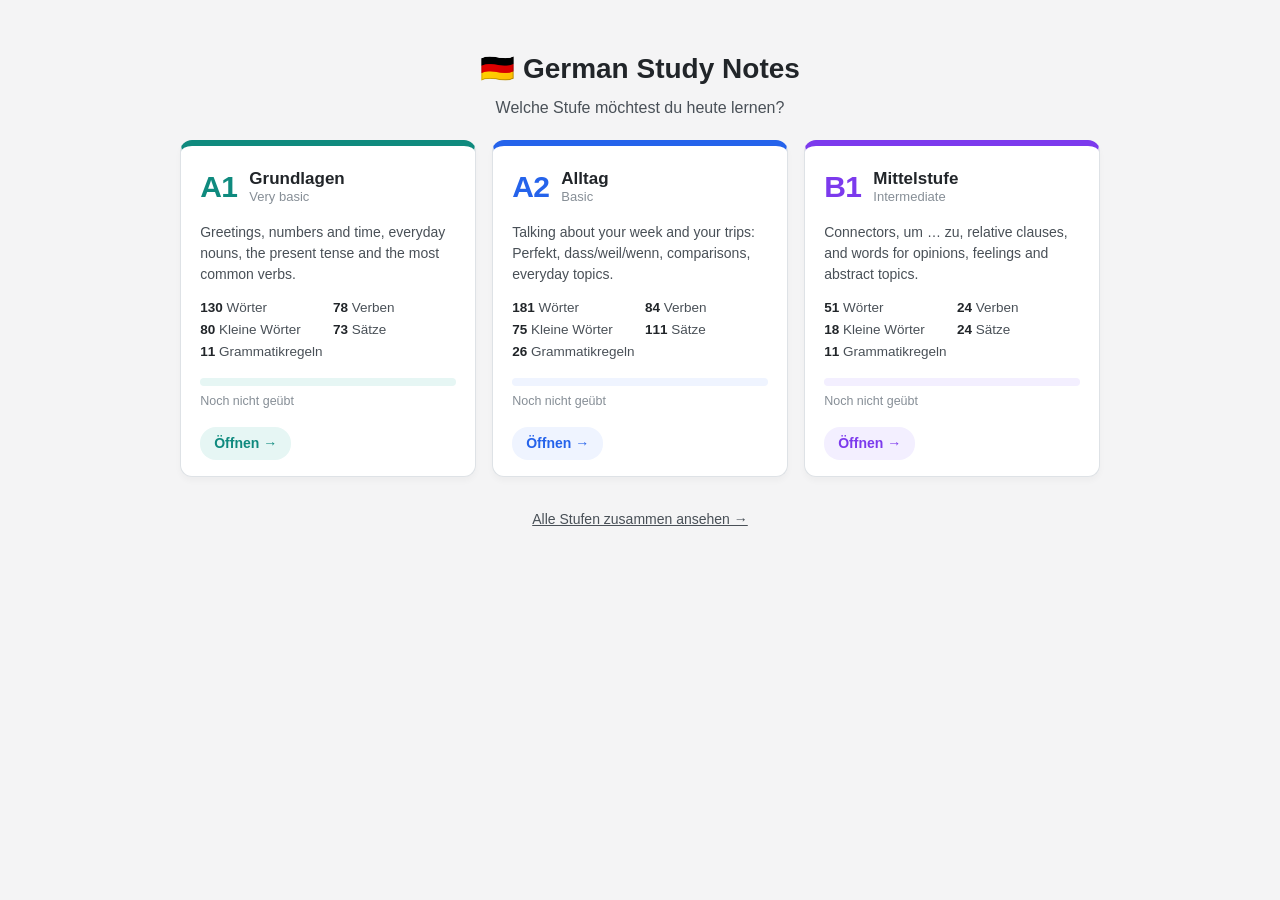
<file: index.html>
<!DOCTYPE html>
<html lang="de">
<head>
<meta charset="UTF-8">
<meta name="viewport" content="width=device-width, initial-scale=1.0">
<title>German Study Notes</title>
<link rel="stylesheet" href="css/style.css">
<link rel="stylesheet" href="css/home.css">
</head>
<body class="home">
<header class="home-head">
  <h1>🇩🇪 German Study Notes</h1>
  <p class="sub">Welche Stufe möchtest du heute lernen?</p>
</header>
<div id="cont"></div>
<main class="levels" id="levels"></main>
<footer class="home-foot" id="foot"></footer>

<script src="data/levels.js"></script>
<script src="data/topics.js"></script>
<script src="data/words.js"></script>
<script src="data/verbs.js"></script>
<script src="data/small.js"></script>
<script src="data/phrases.js"></script>
<script src="data/grammar.js"></script>
<script src="js/home.js"></script>
</body>
</html>
</file>
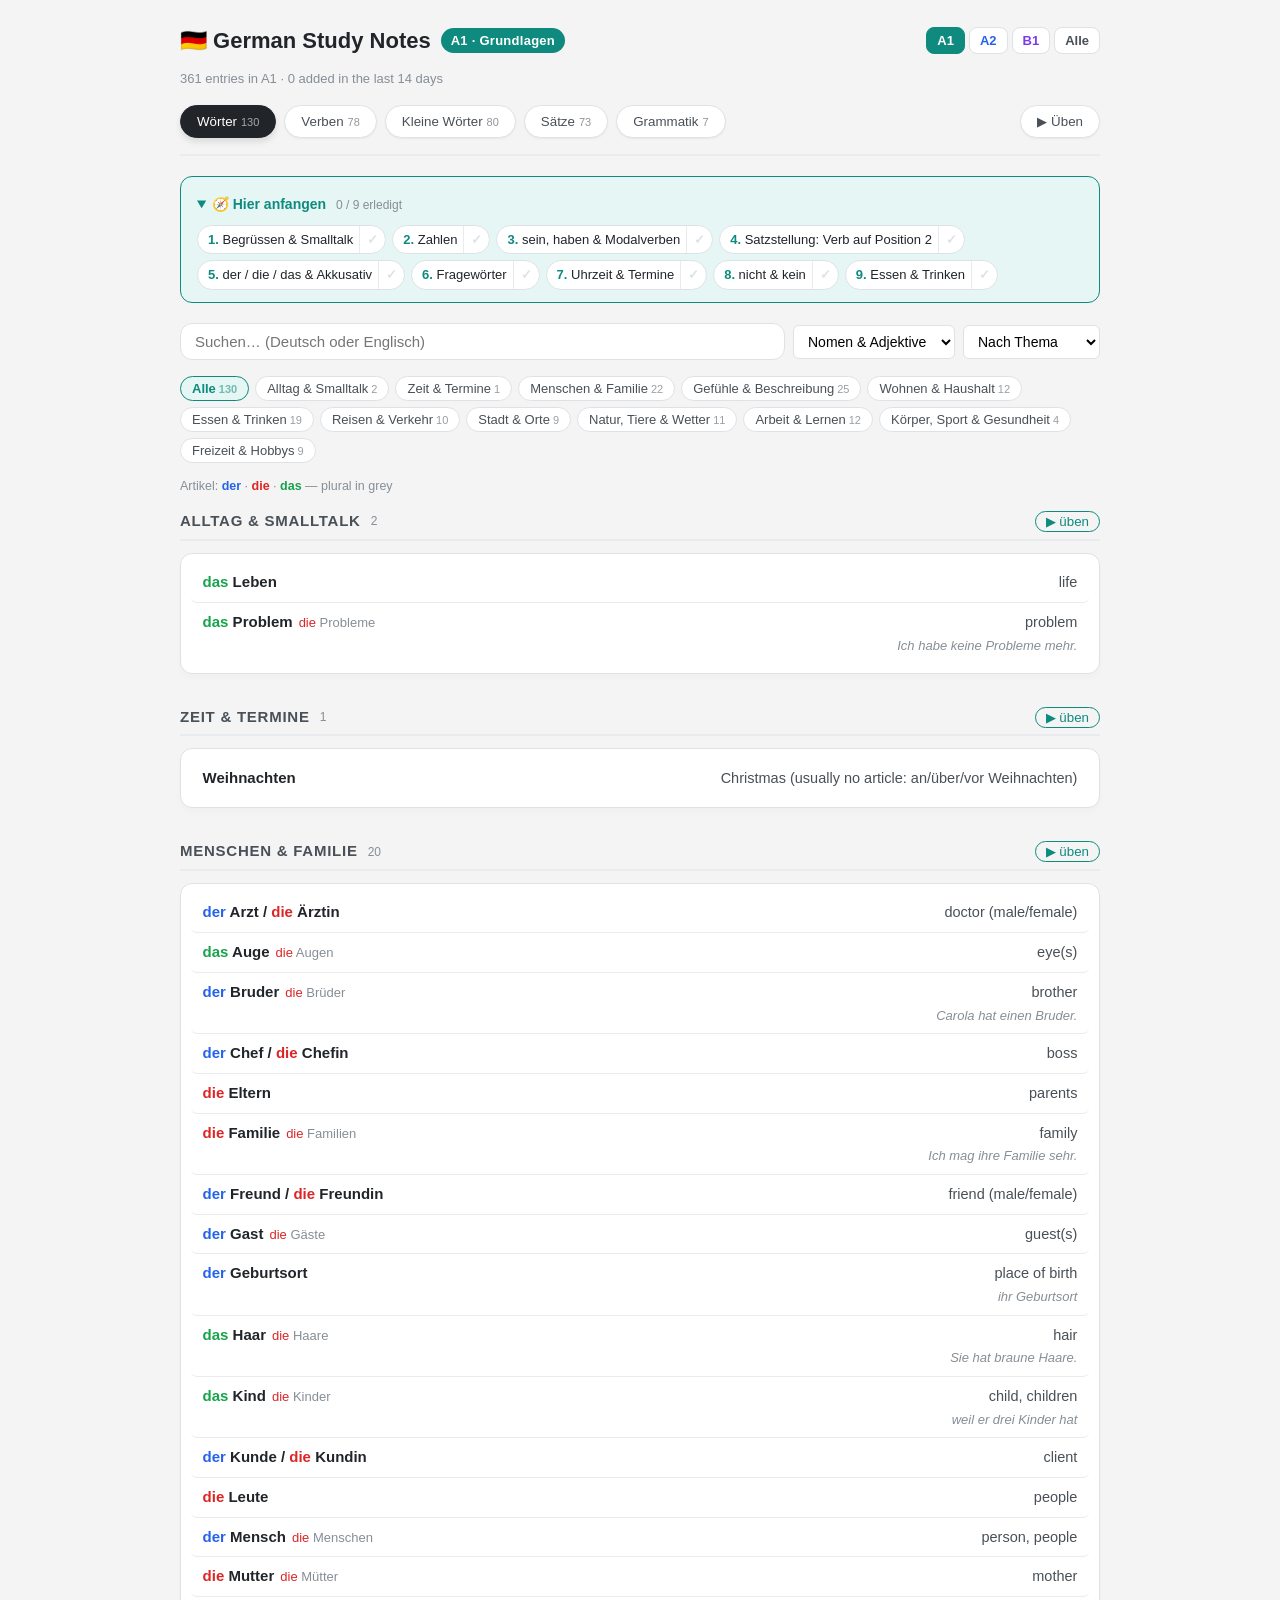
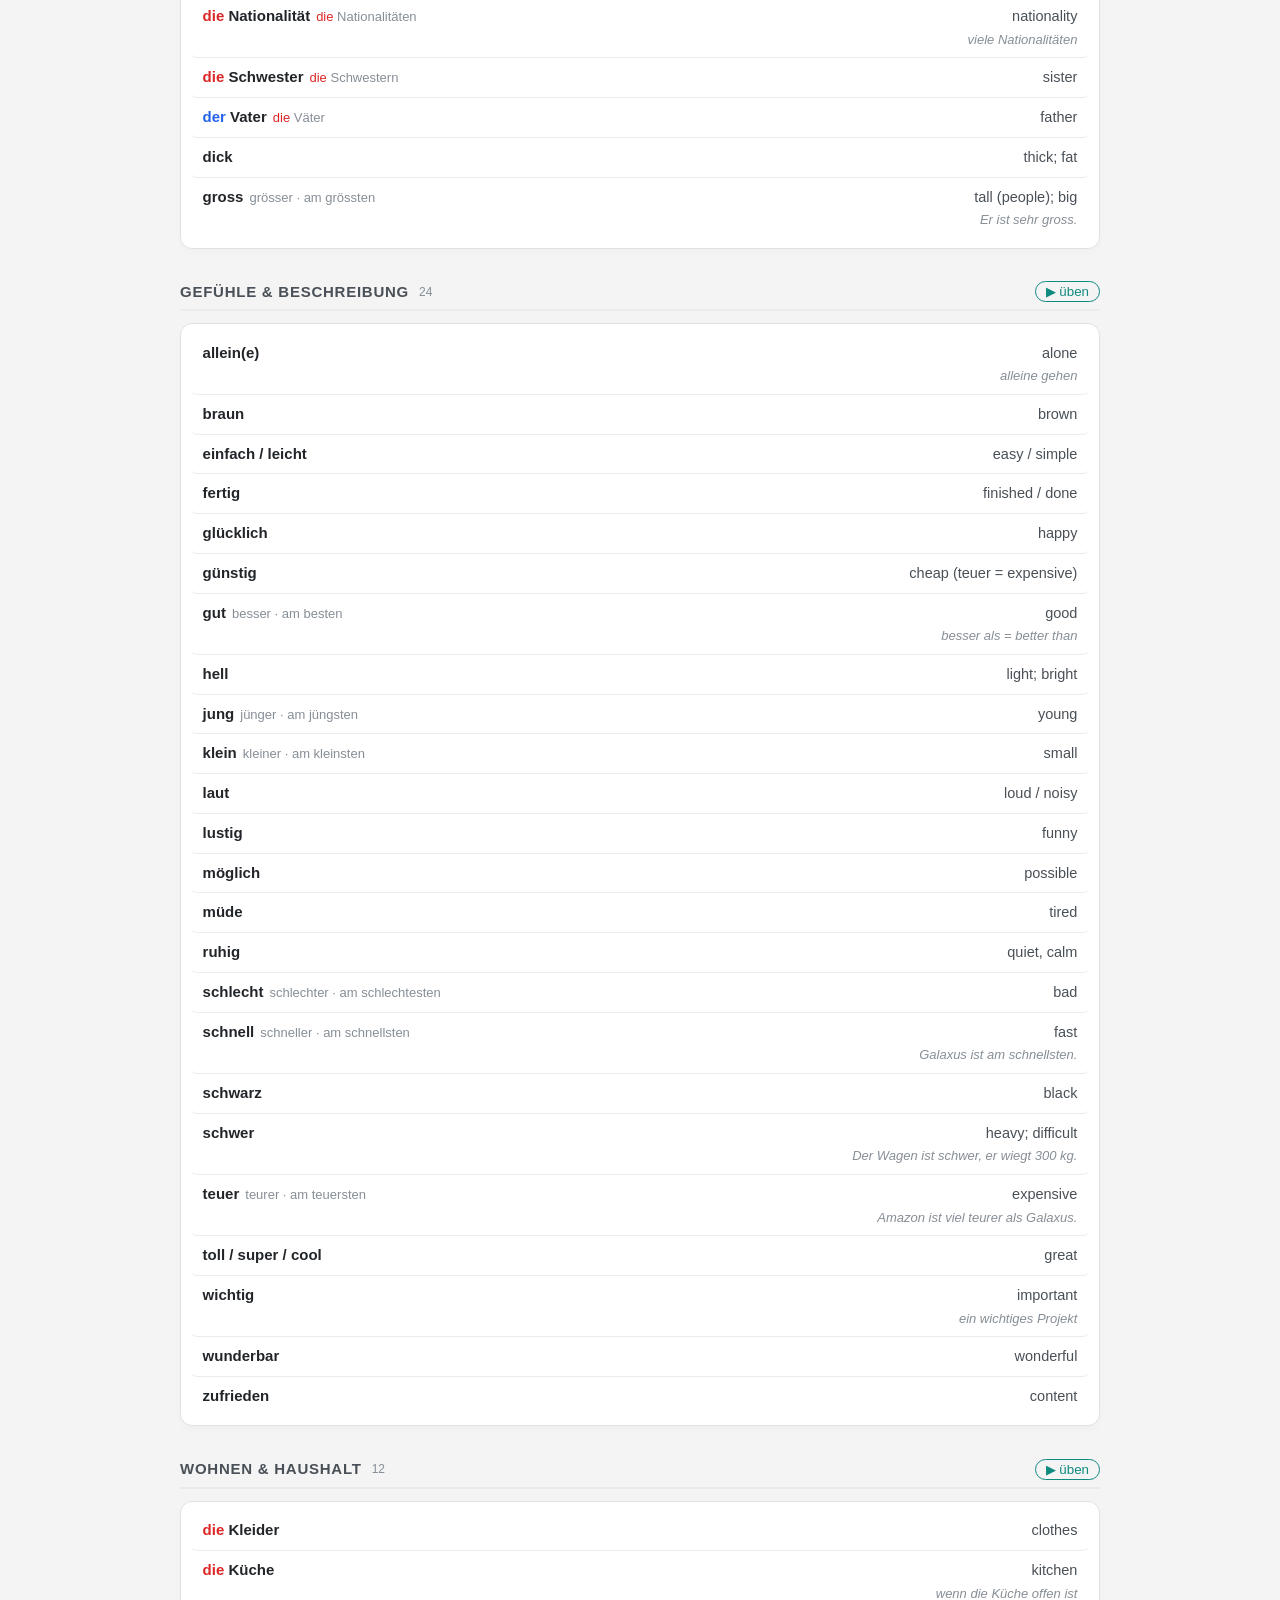
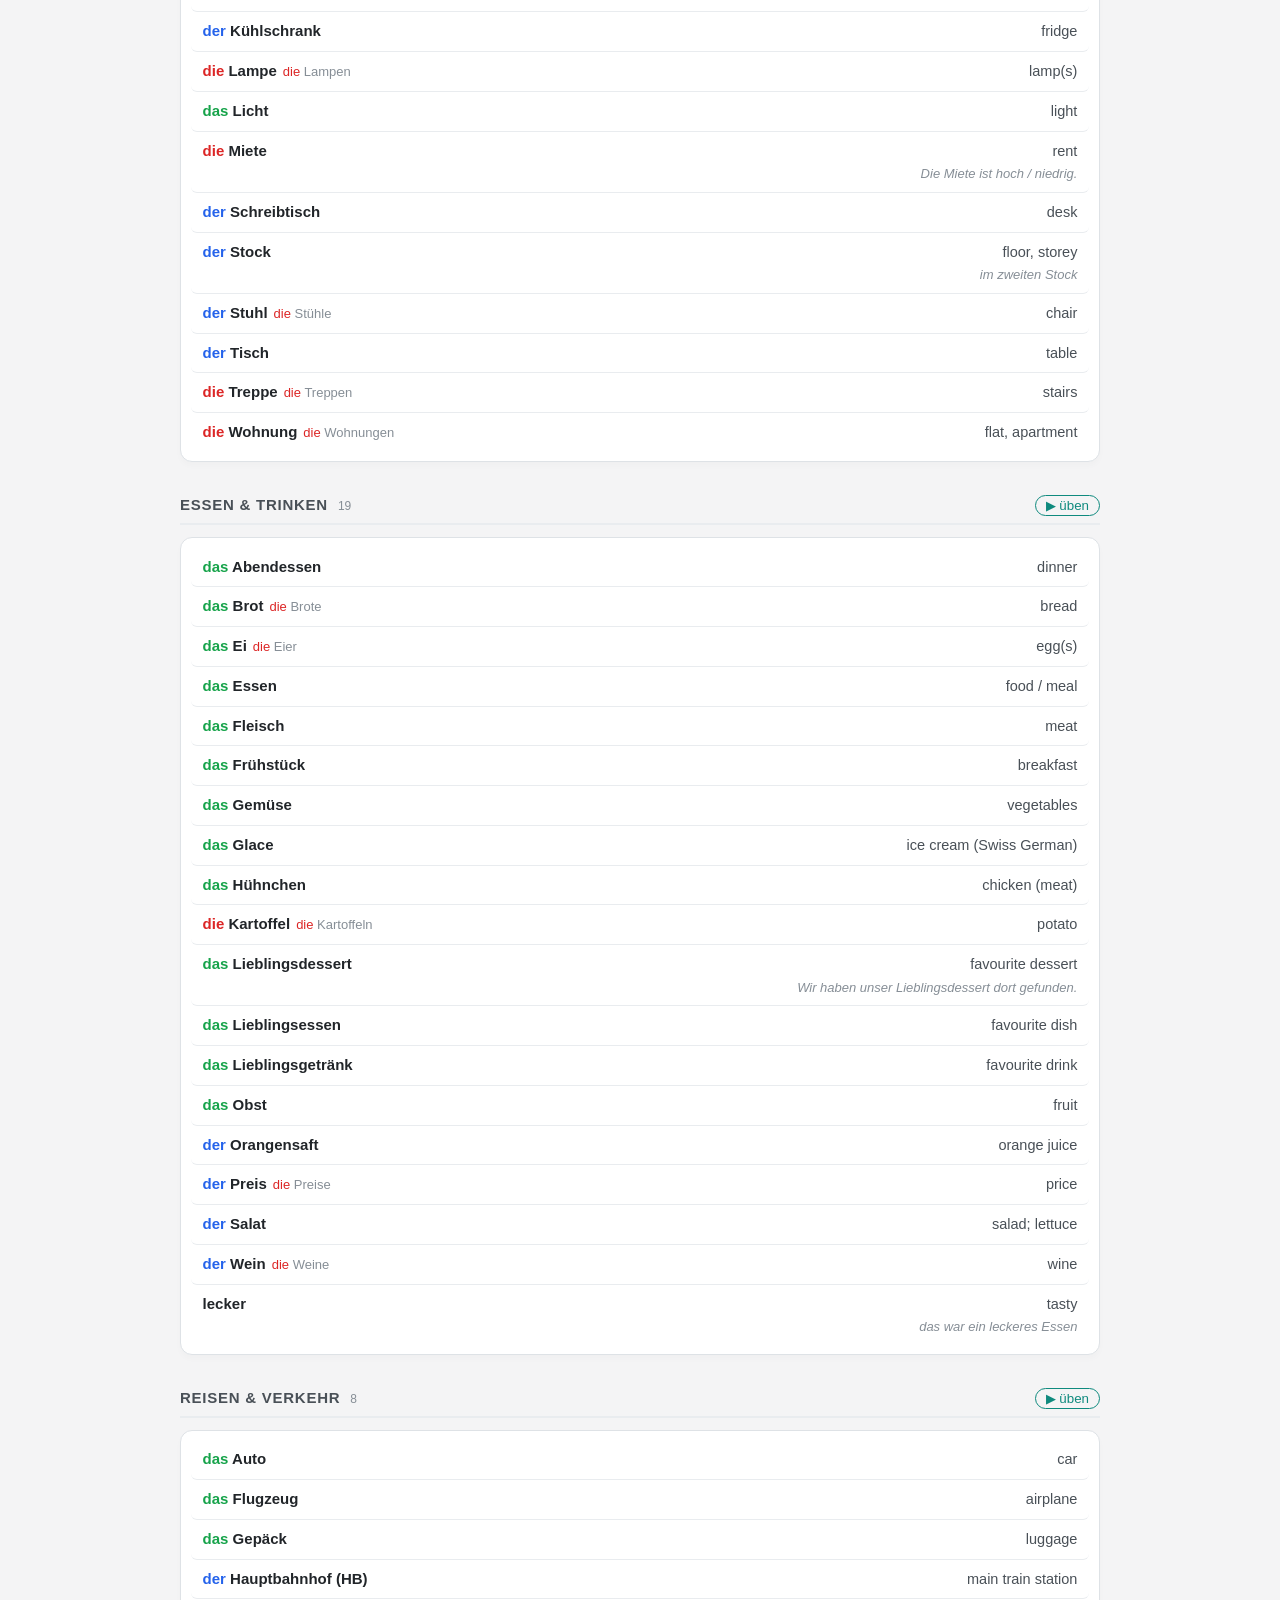
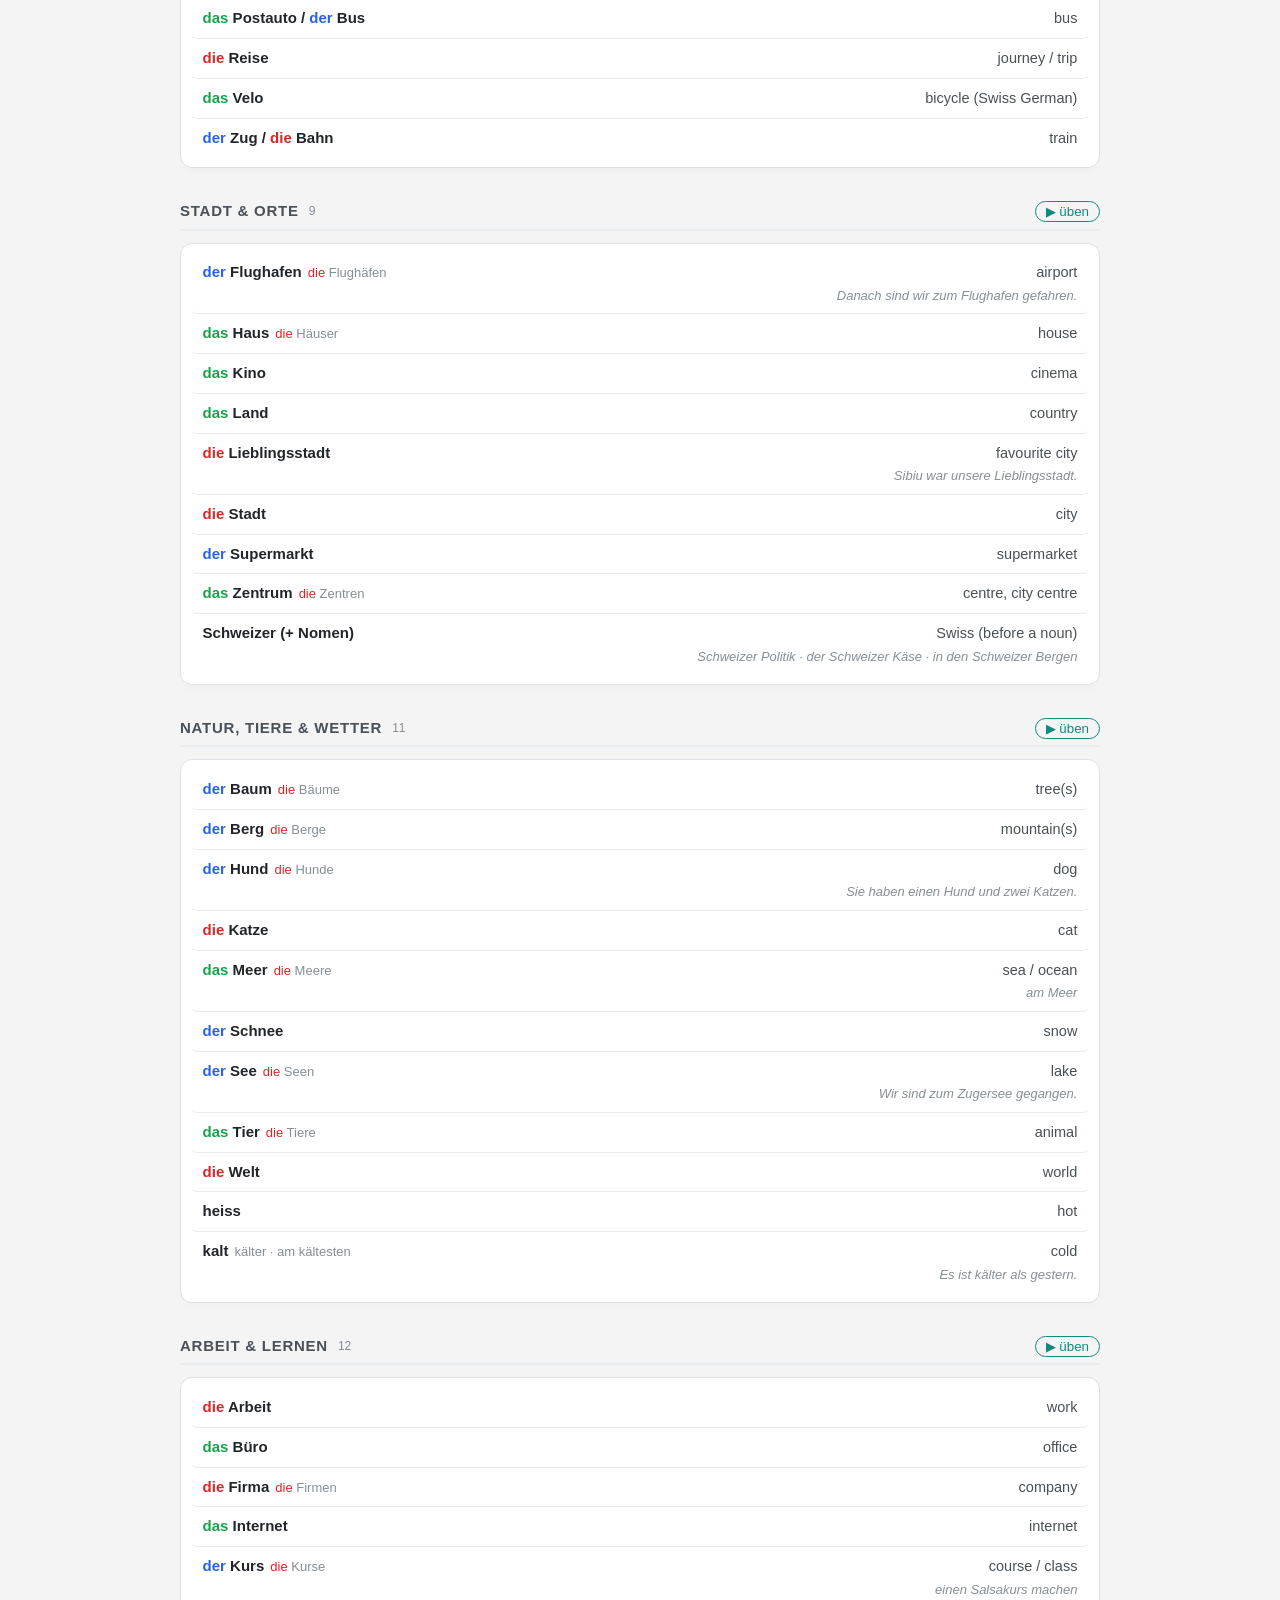
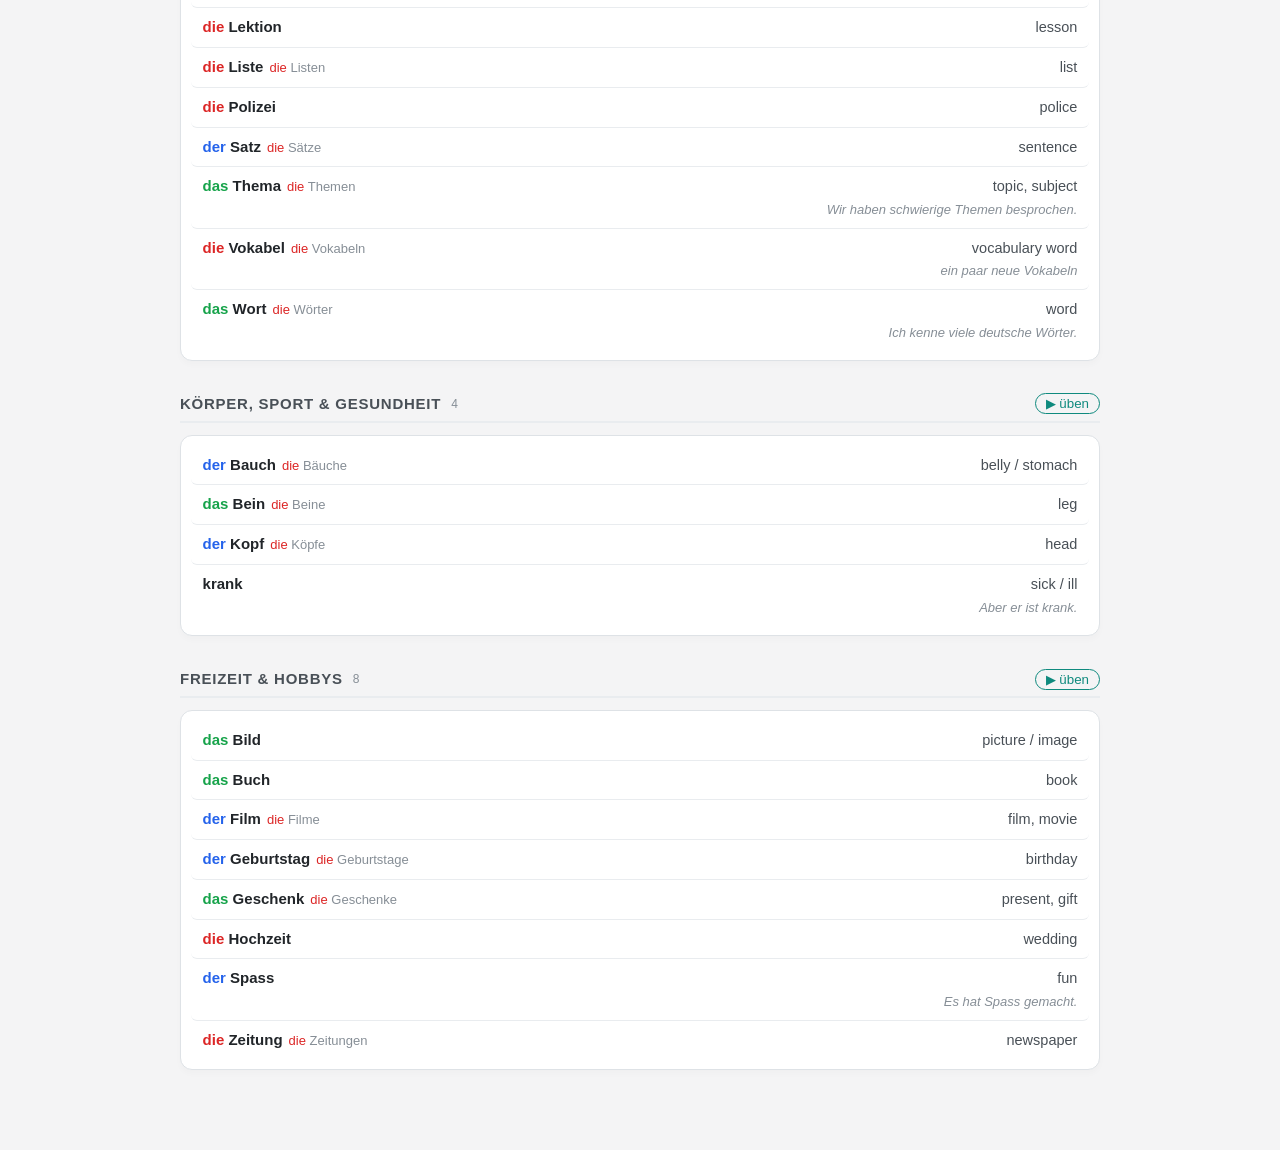
<file: a1.html>
<!DOCTYPE html>
<html lang="de">
<head>
<meta charset="UTF-8">
<meta name="viewport" content="width=device-width, initial-scale=1.0">
<title>A1 · German Study Notes</title>
<link rel="stylesheet" href="css/style.css">
</head>
<body data-level="1">
<header></header>
<nav class="nav" id="nav"></nav>
<main id="main"></main>

<script src="data/levels.js"></script>
<script src="data/topics.js"></script>
<script src="data/words.js"></script>
<script src="data/verbs.js"></script>
<script src="data/small.js"></script>
<script src="data/phrases.js"></script>
<script src="data/grammar.js"></script>
<script src="js/app.js"></script>
</body>
</html>
</file>
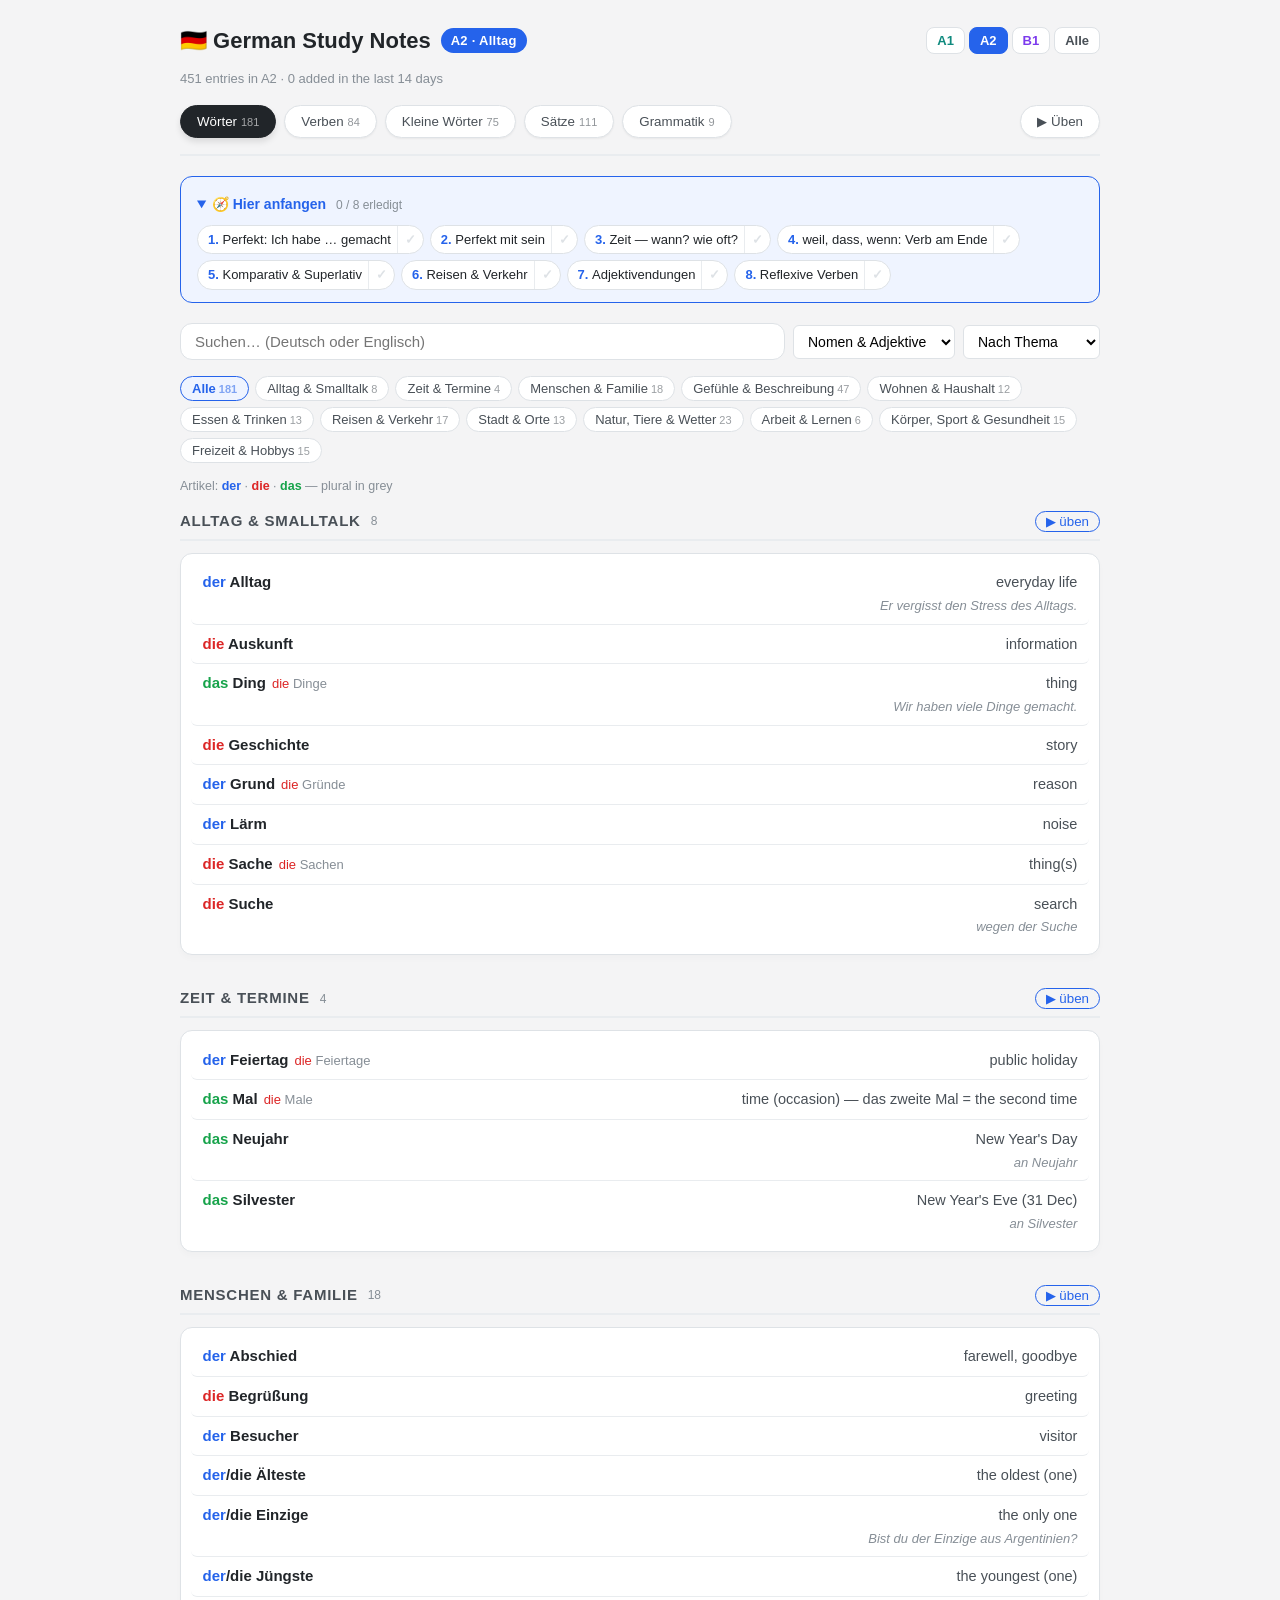
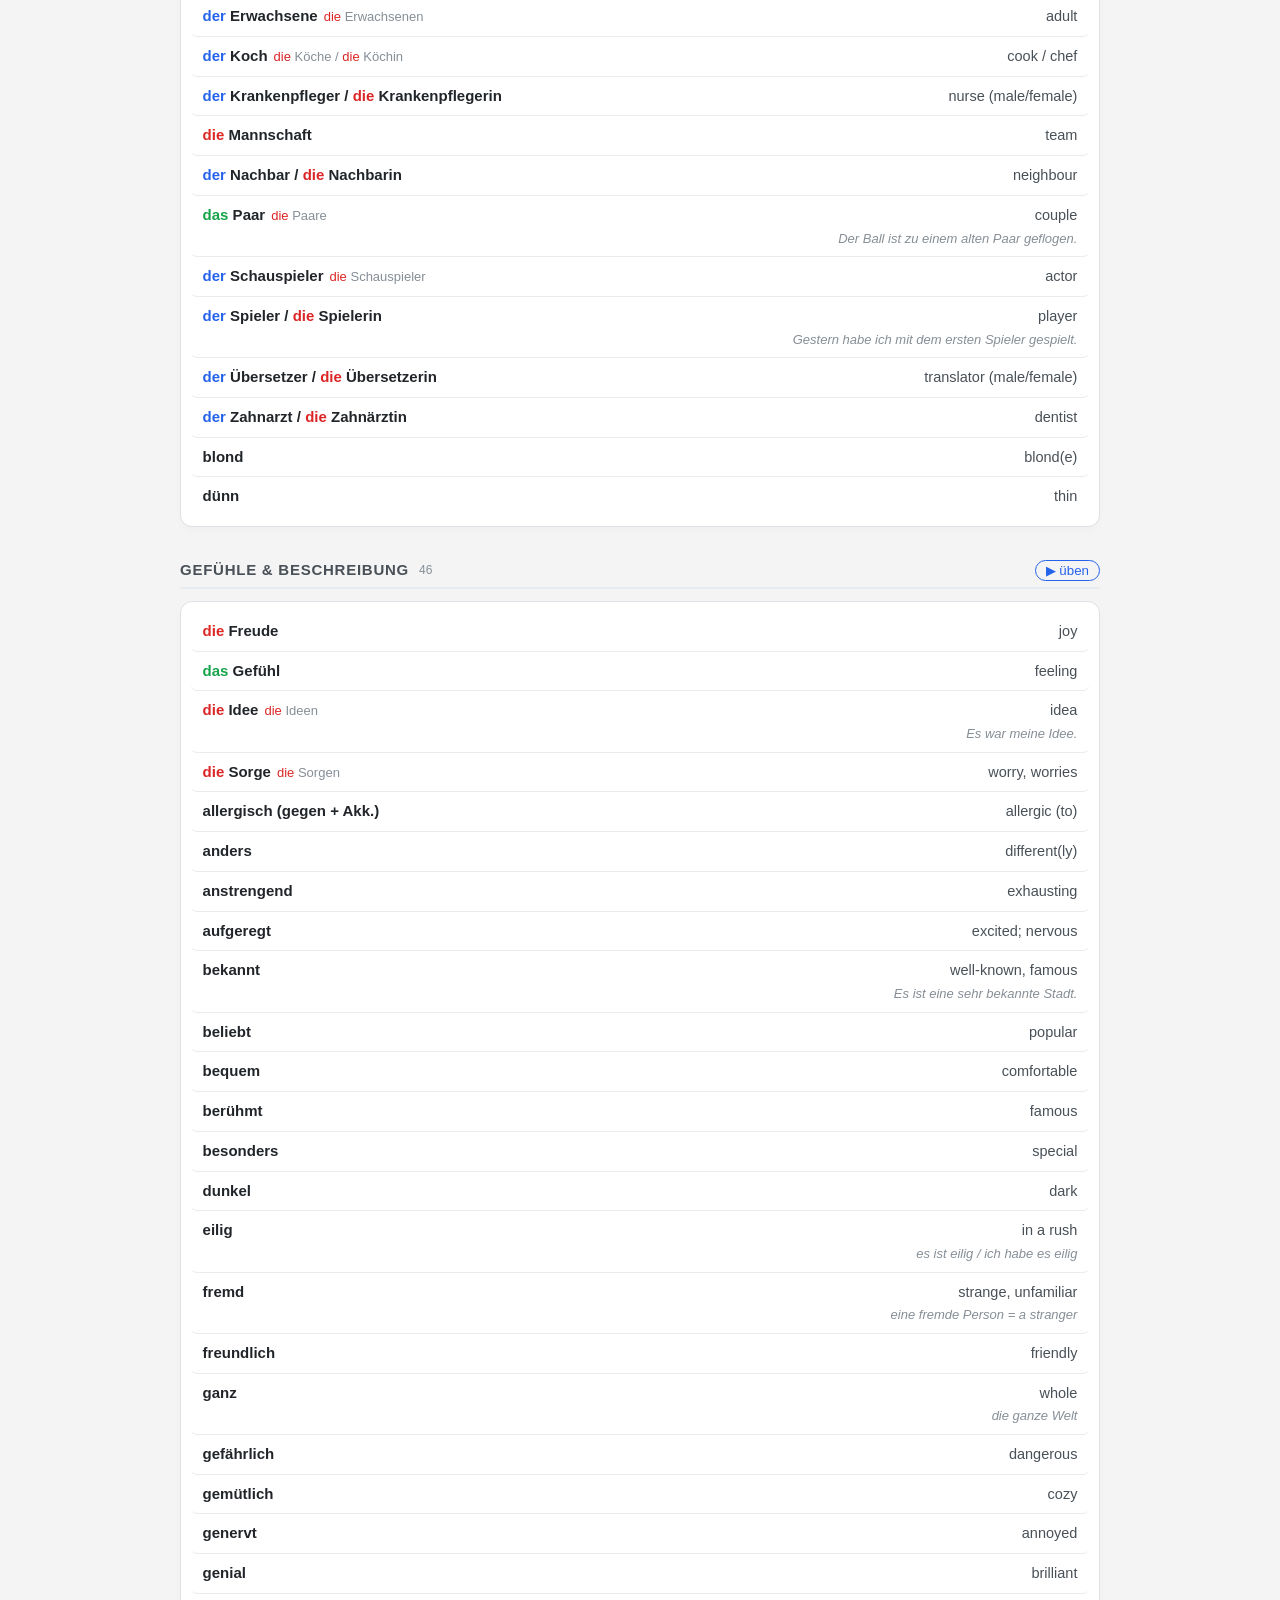
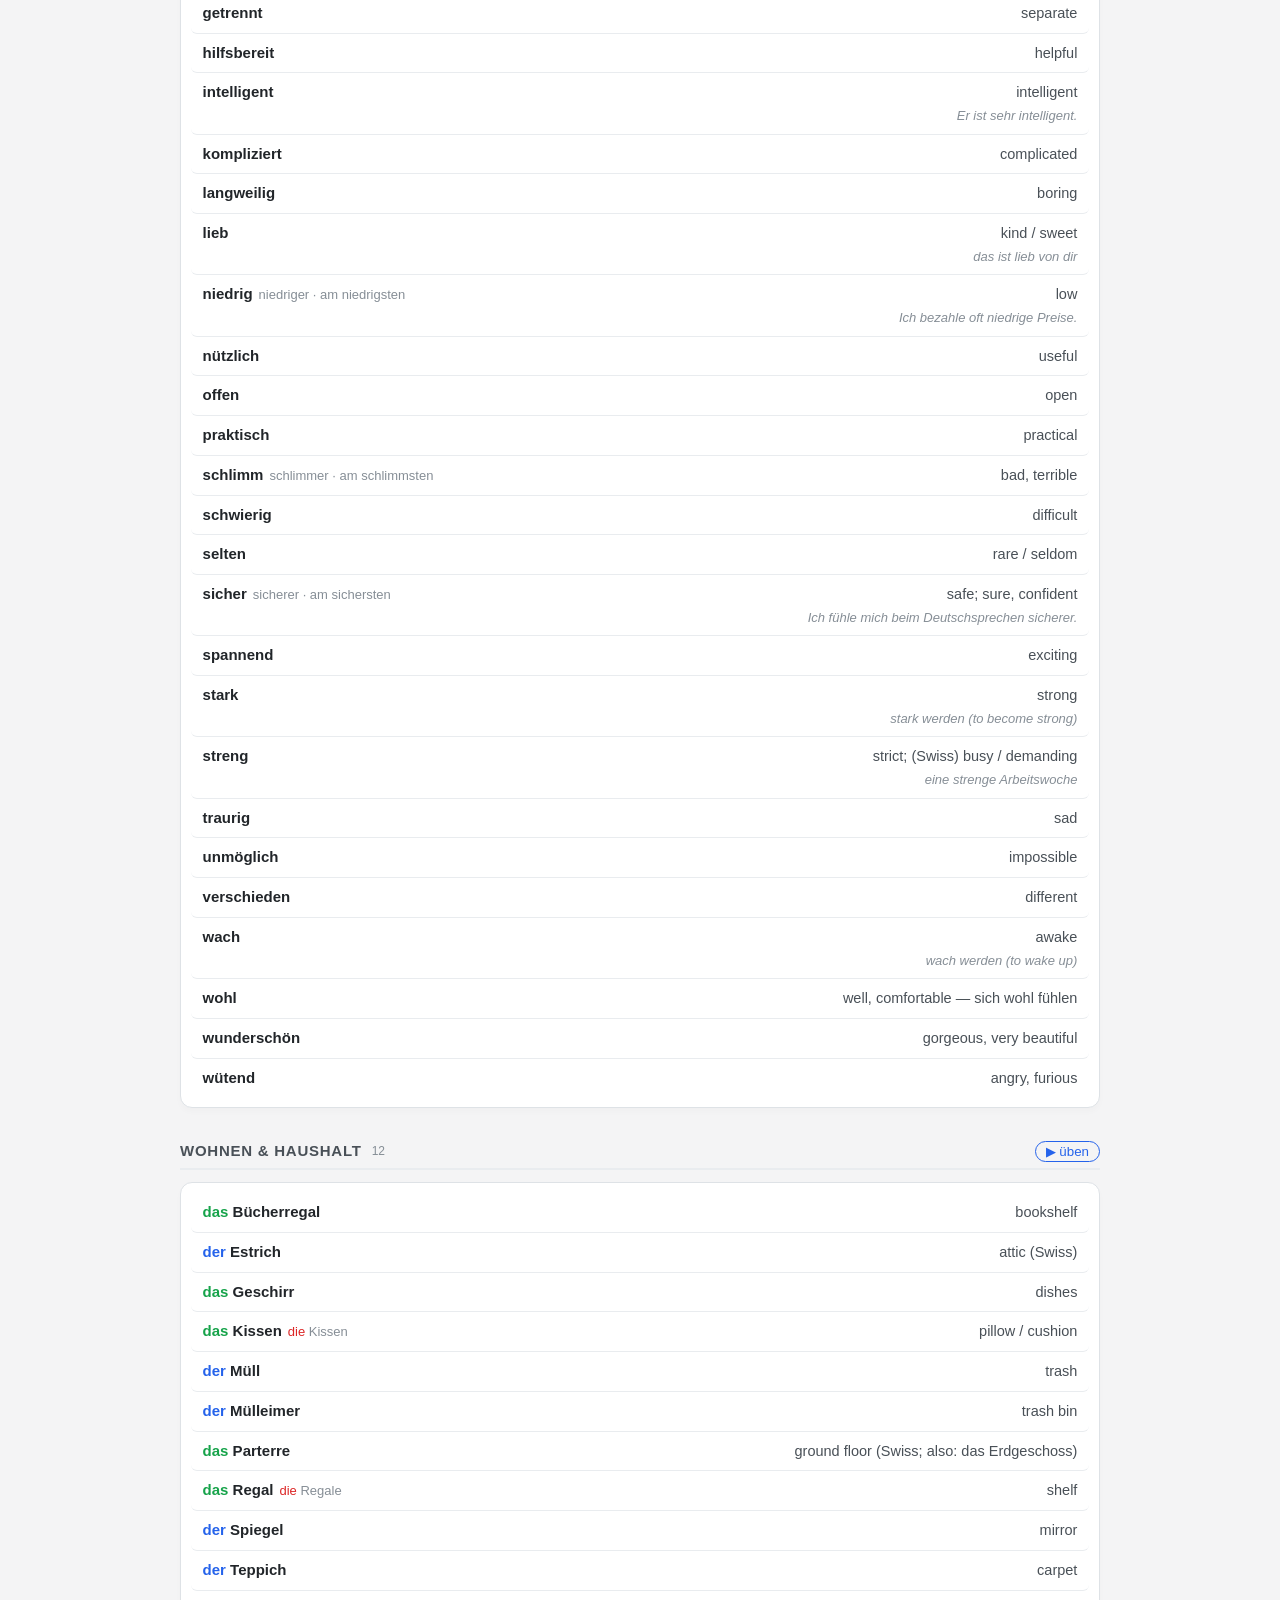
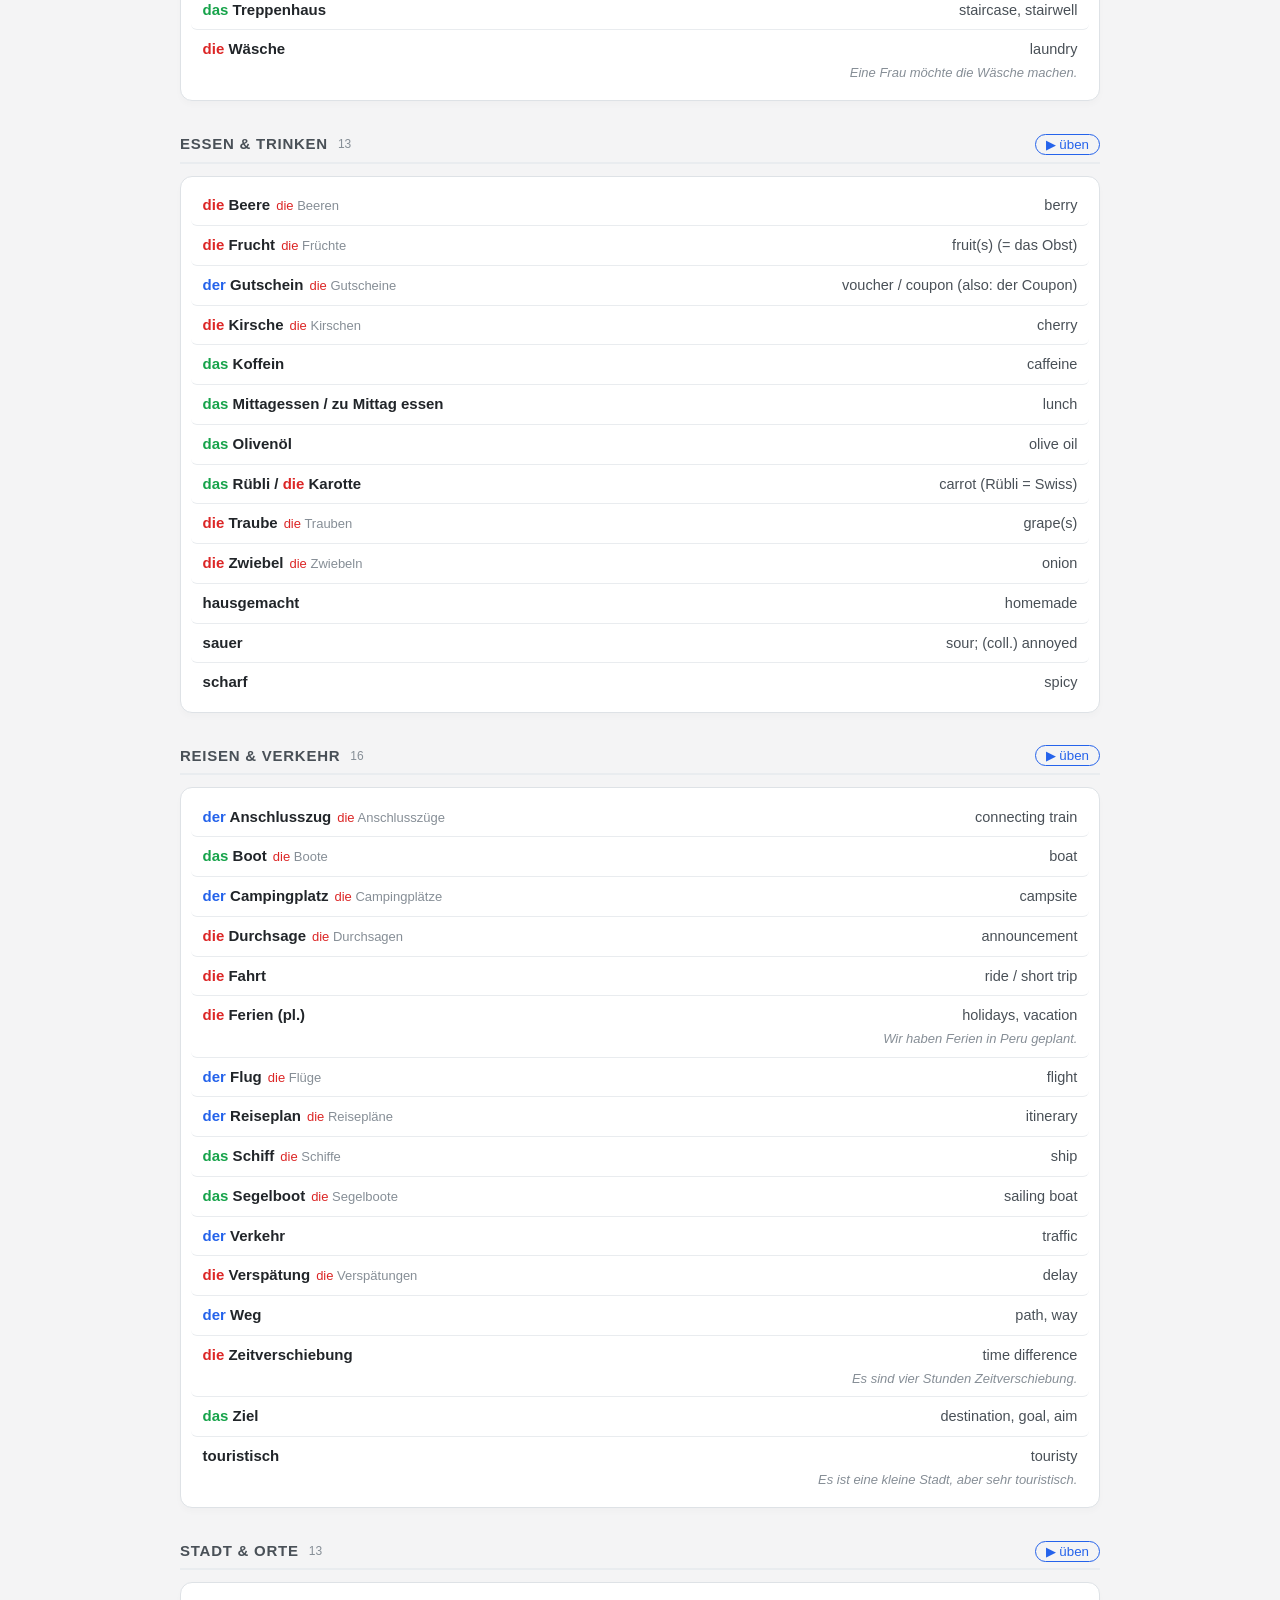
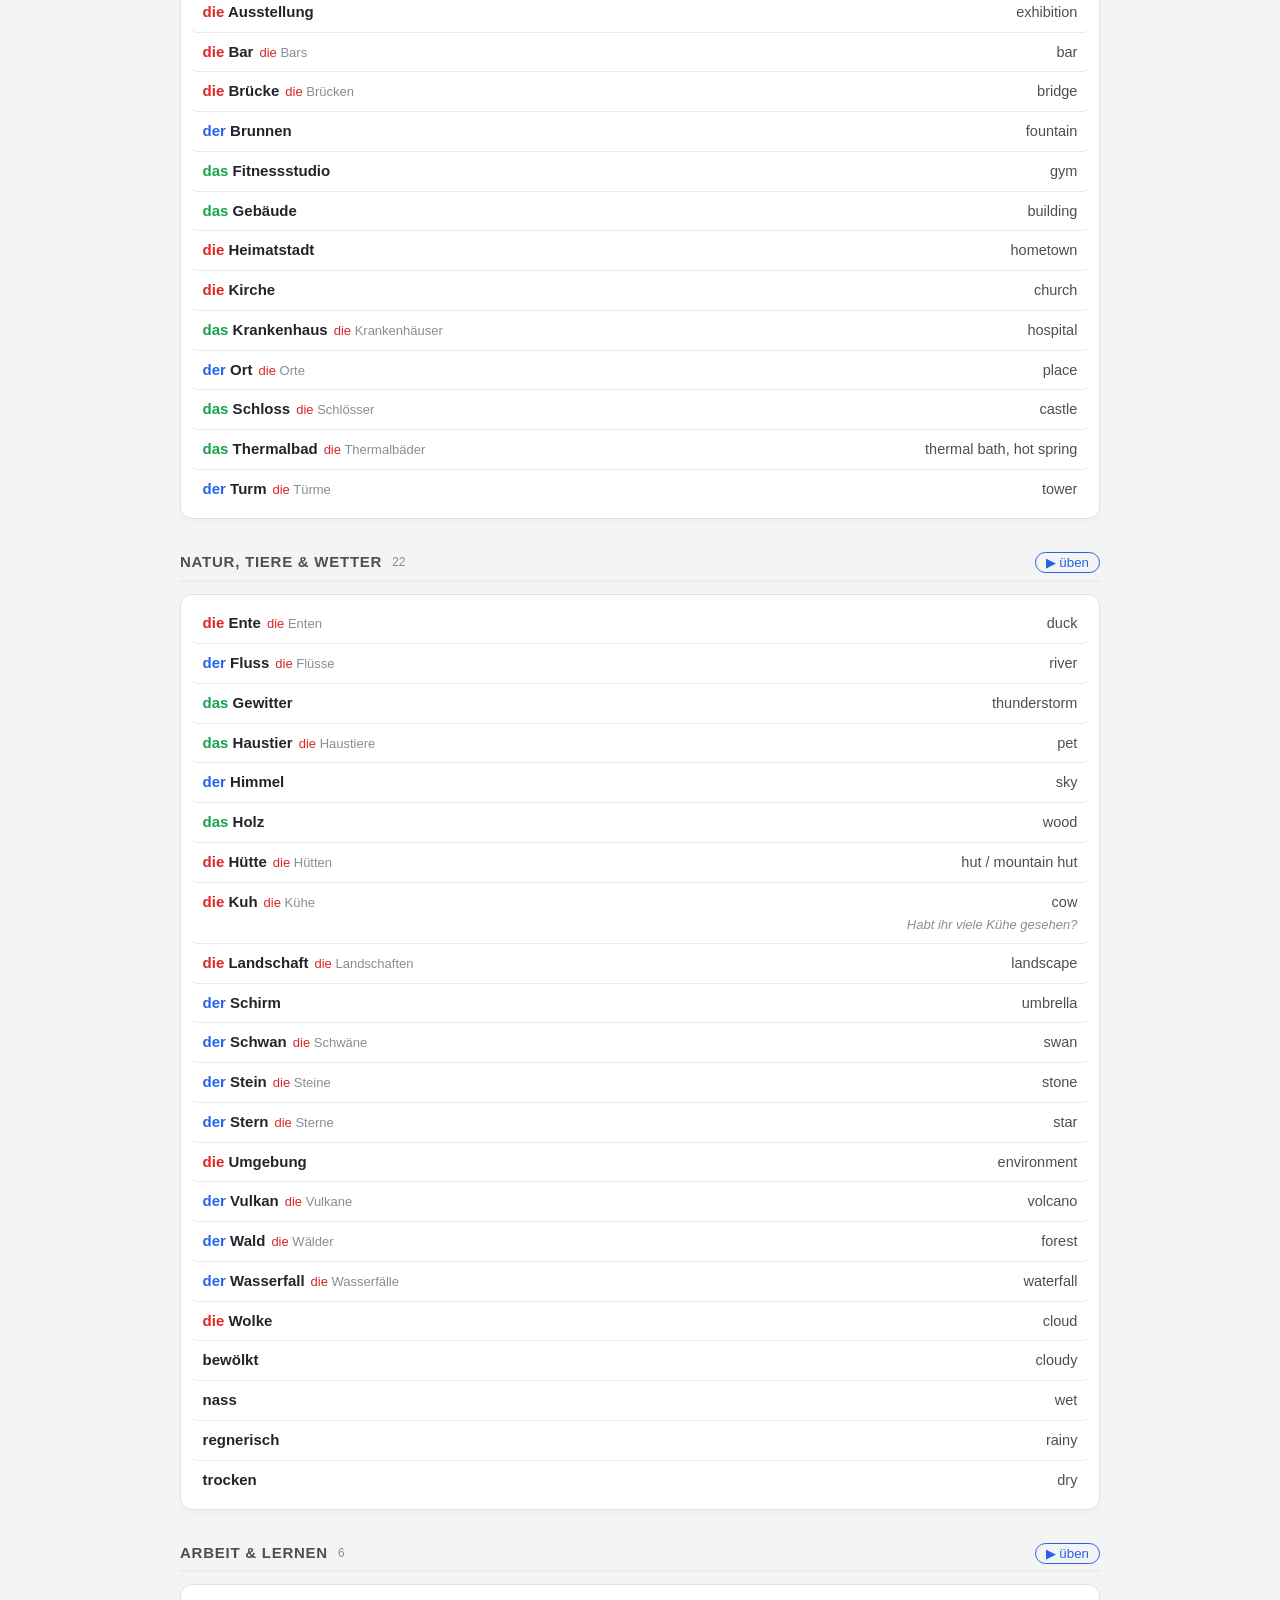
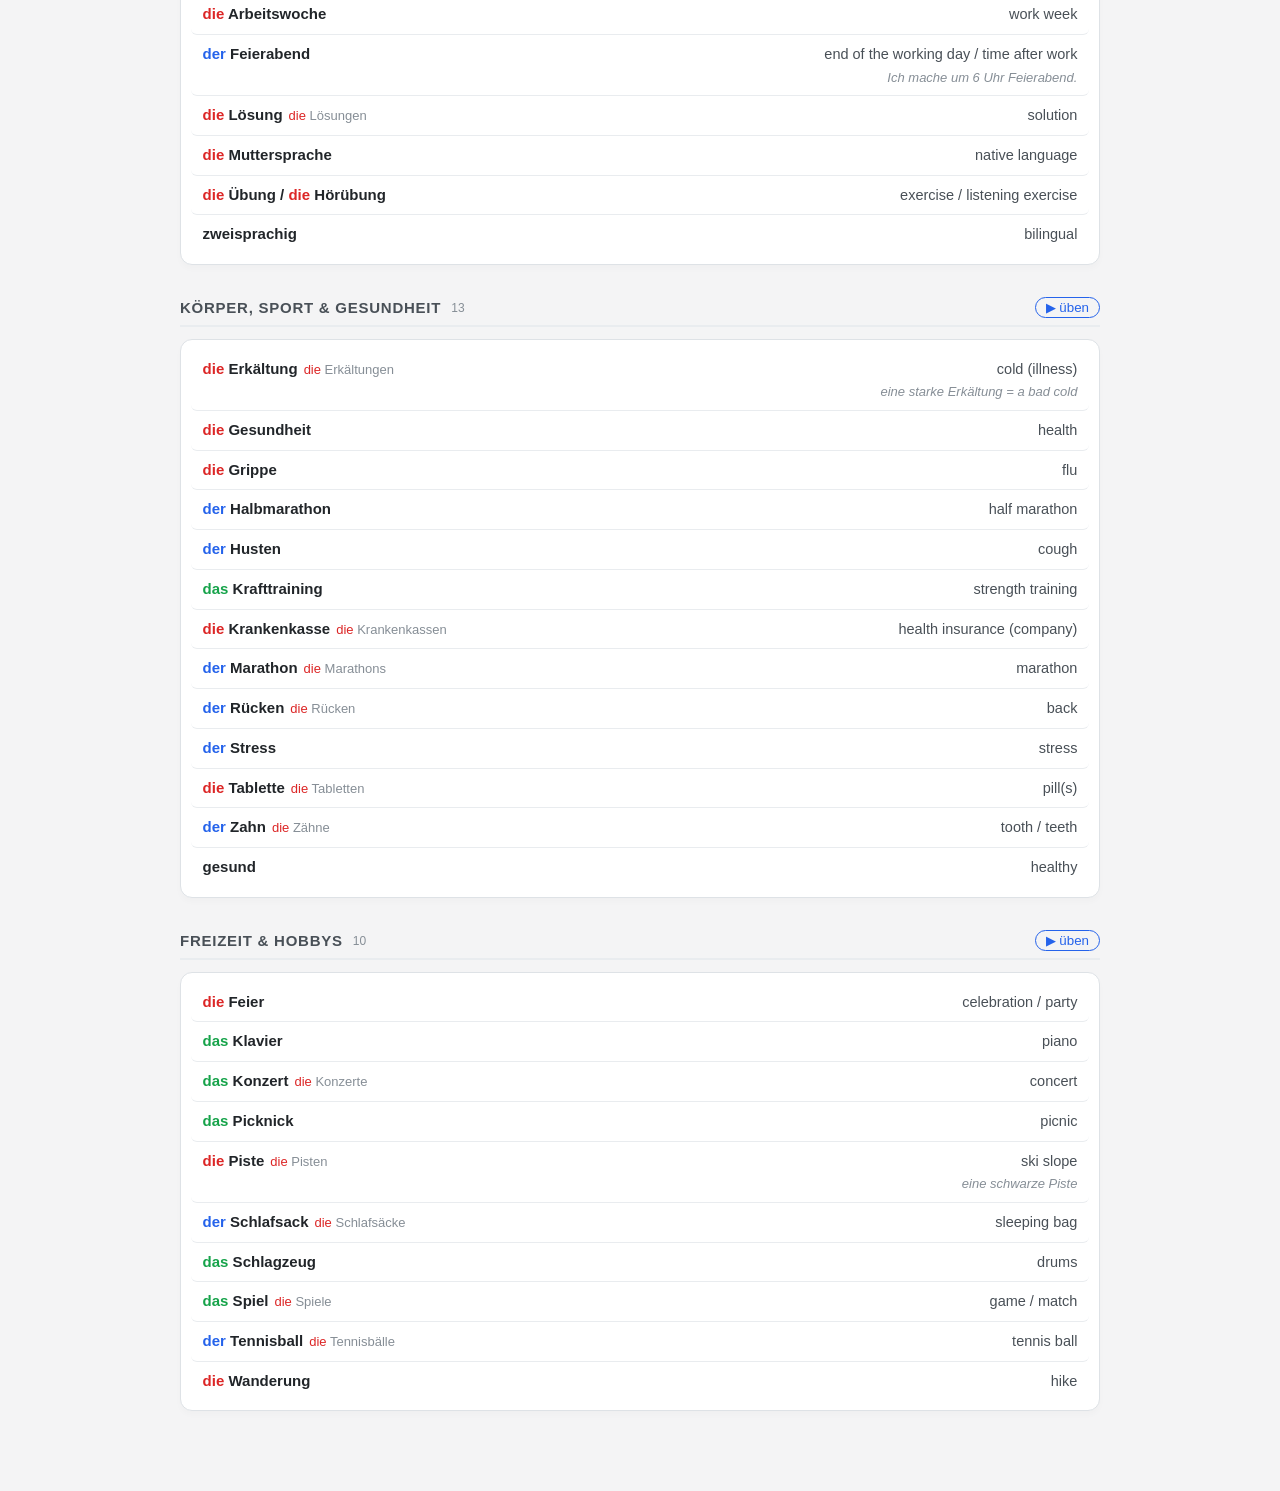
<file: a2.html>
<!DOCTYPE html>
<html lang="de">
<head>
<meta charset="UTF-8">
<meta name="viewport" content="width=device-width, initial-scale=1.0">
<title>A2 · German Study Notes</title>
<link rel="stylesheet" href="css/style.css">
</head>
<body data-level="2">
<header></header>
<nav class="nav" id="nav"></nav>
<main id="main"></main>

<script src="data/levels.js"></script>
<script src="data/topics.js"></script>
<script src="data/words.js"></script>
<script src="data/verbs.js"></script>
<script src="data/small.js"></script>
<script src="data/phrases.js"></script>
<script src="data/grammar.js"></script>
<script src="js/app.js"></script>
</body>
</html>
</file>
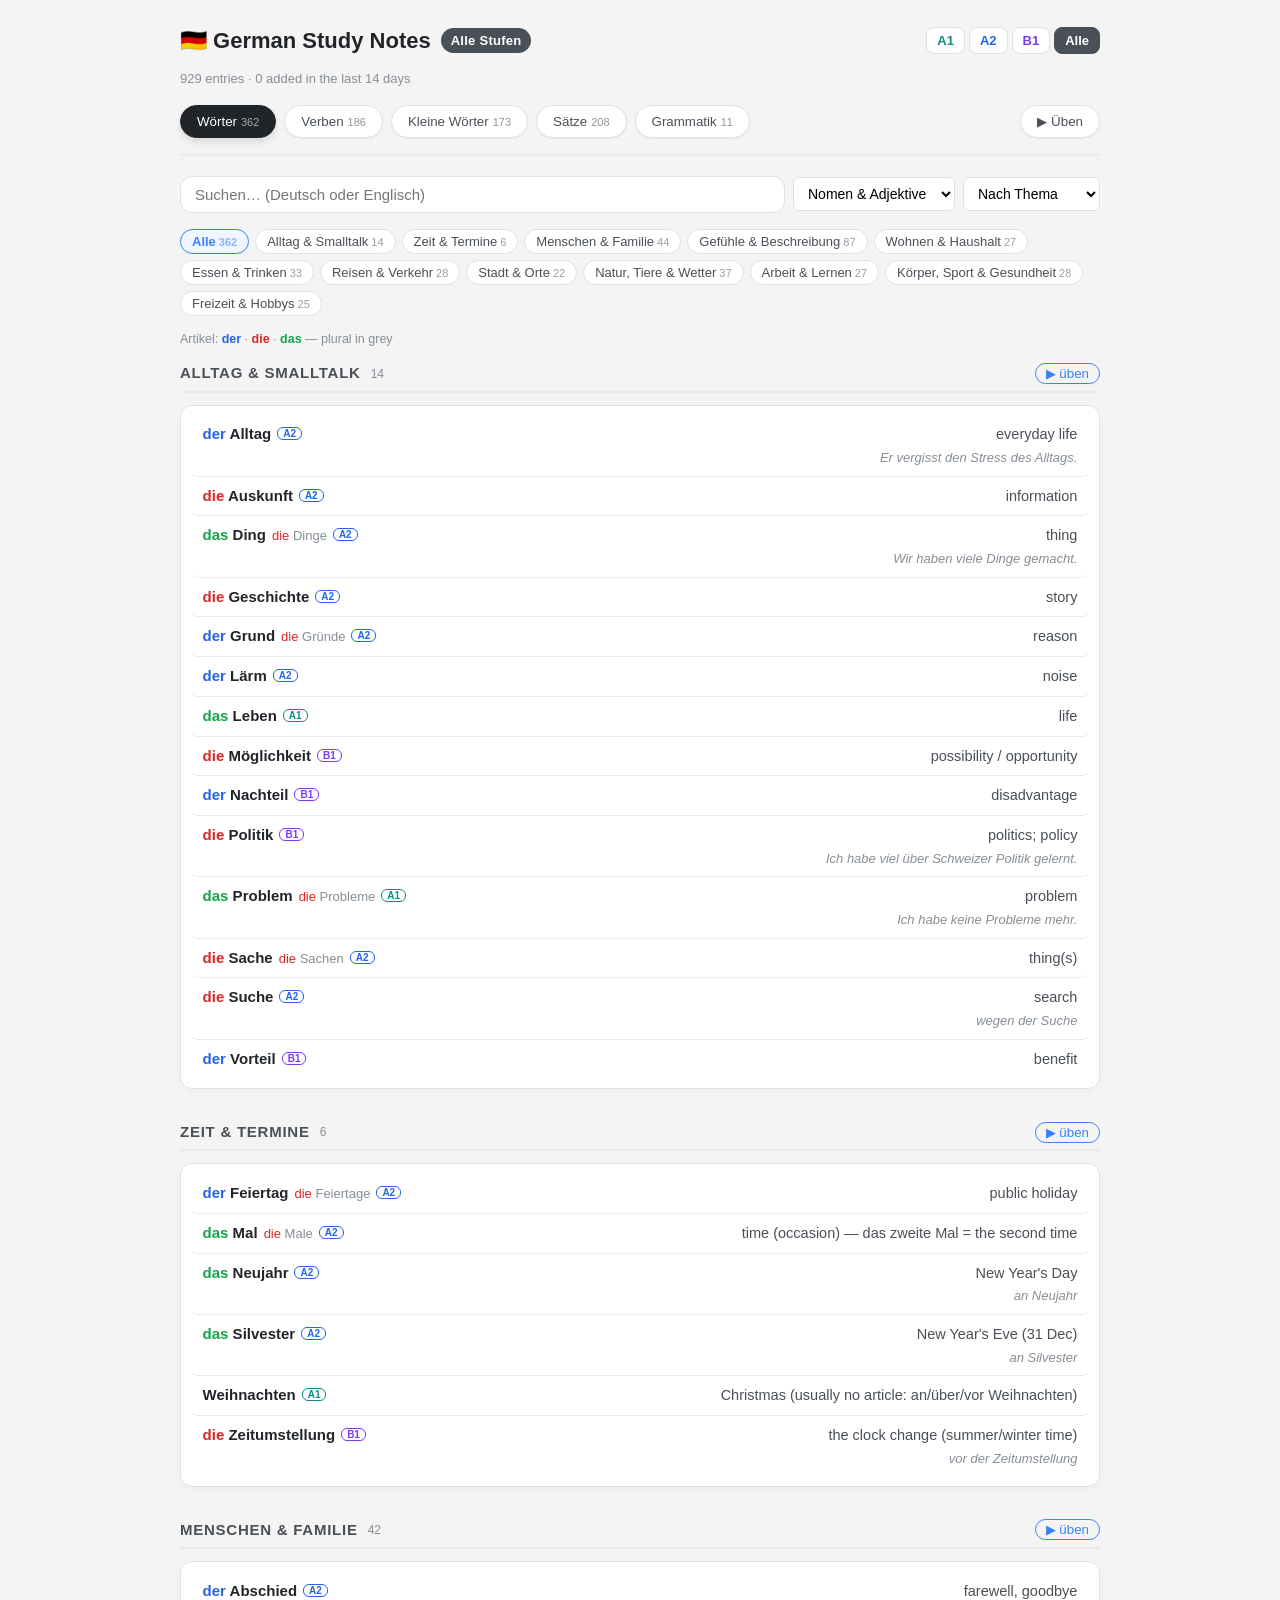
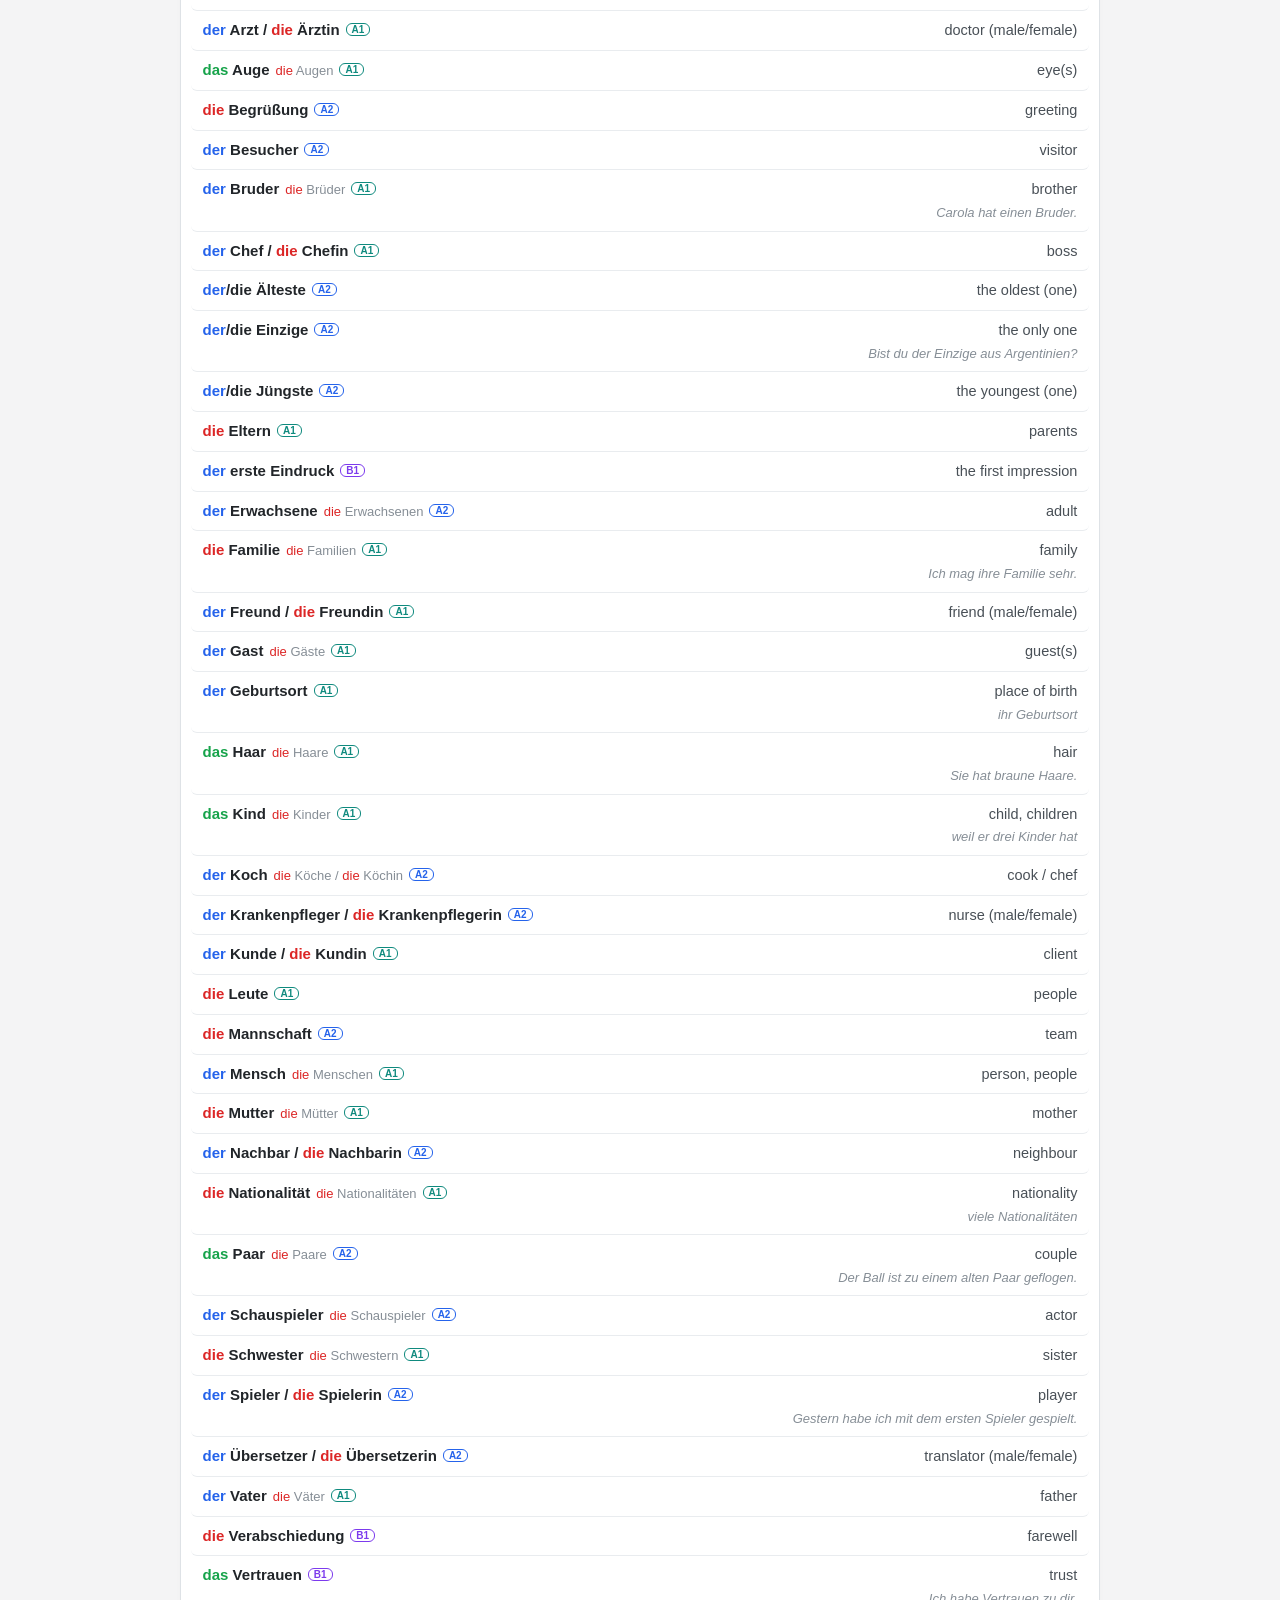
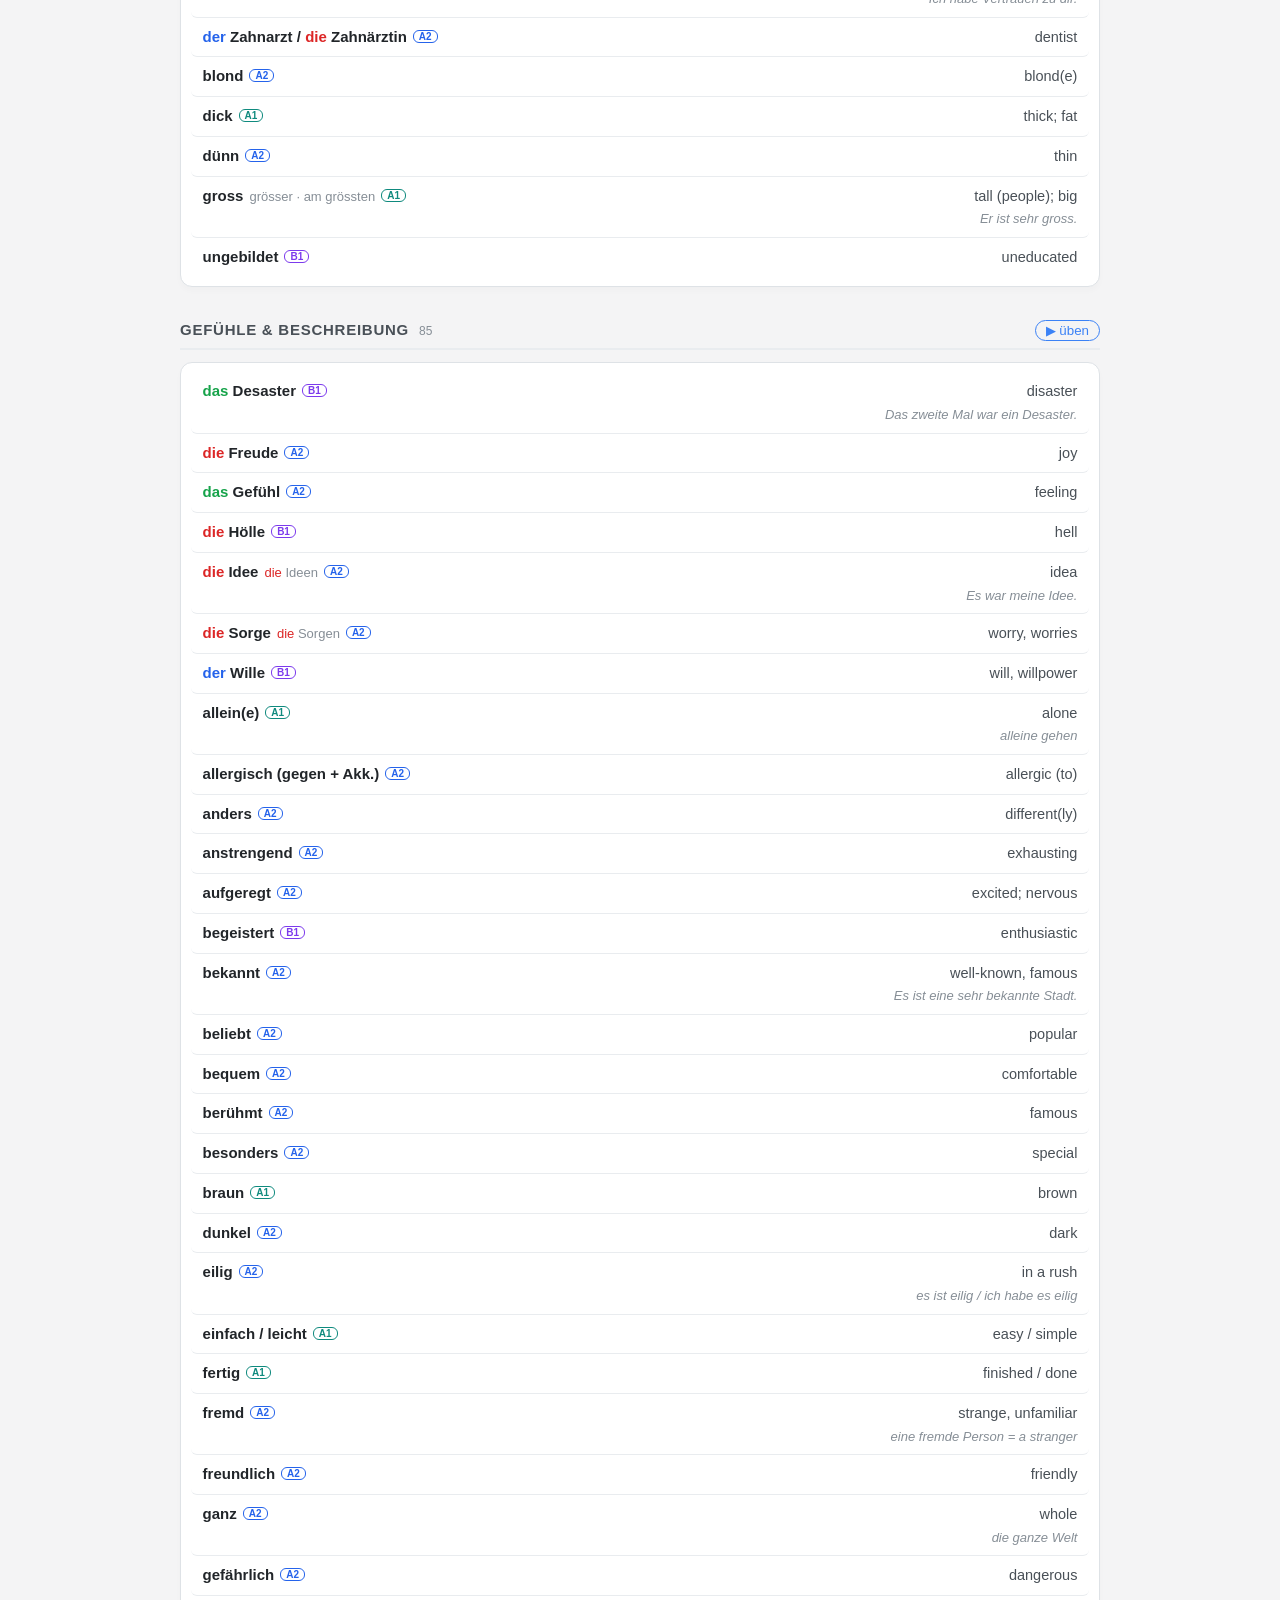
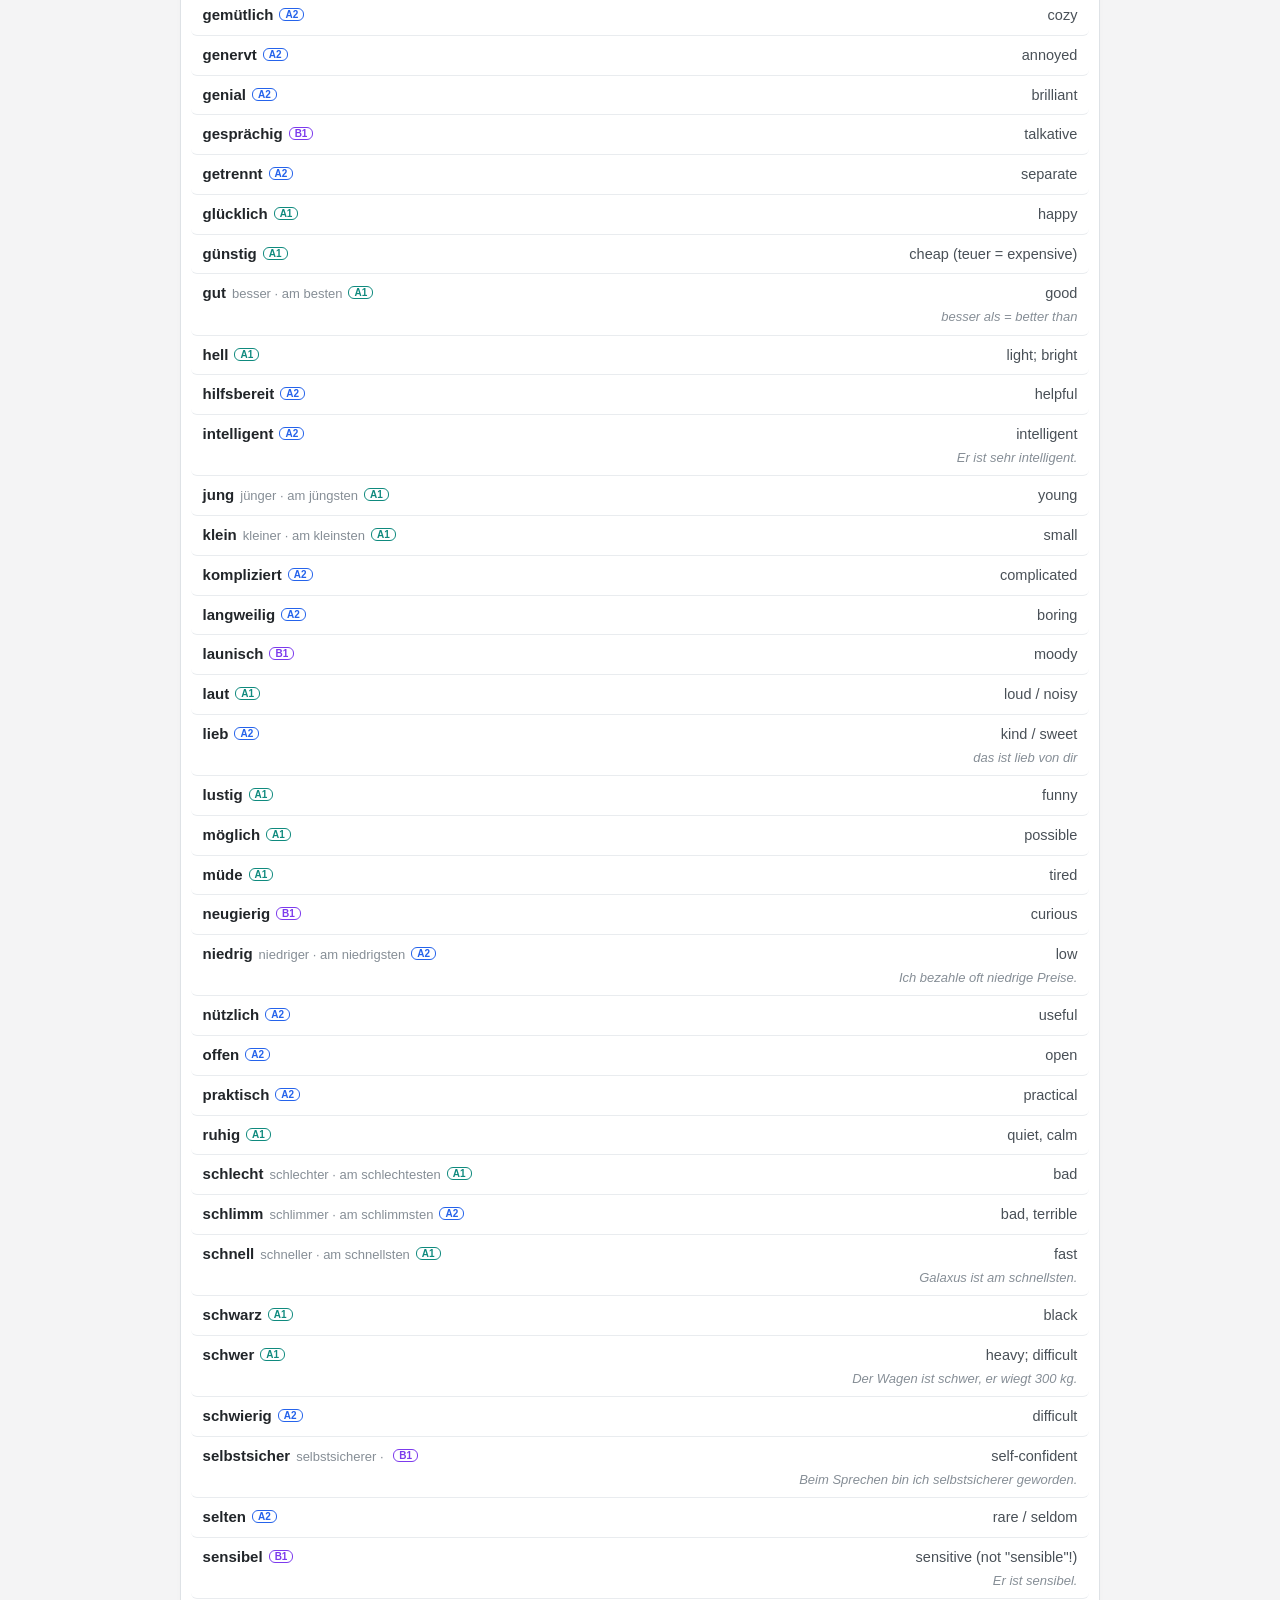
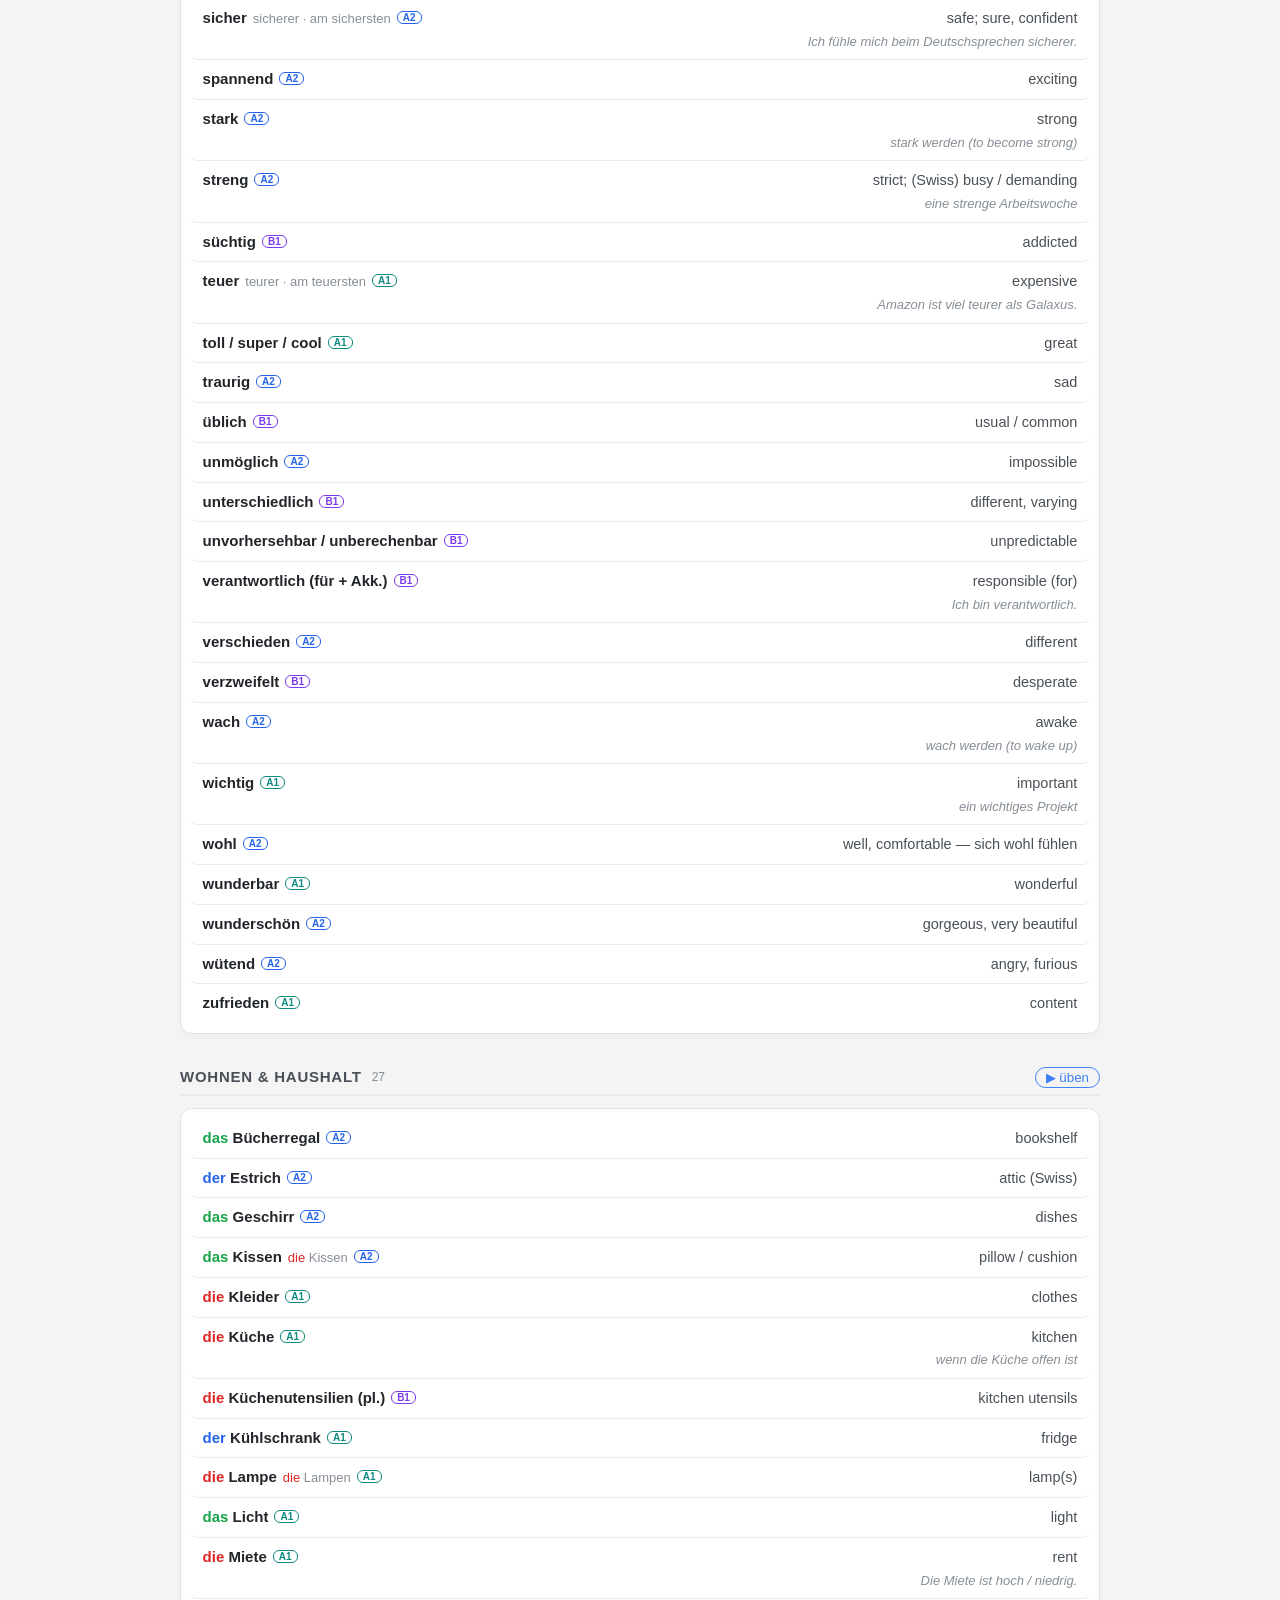
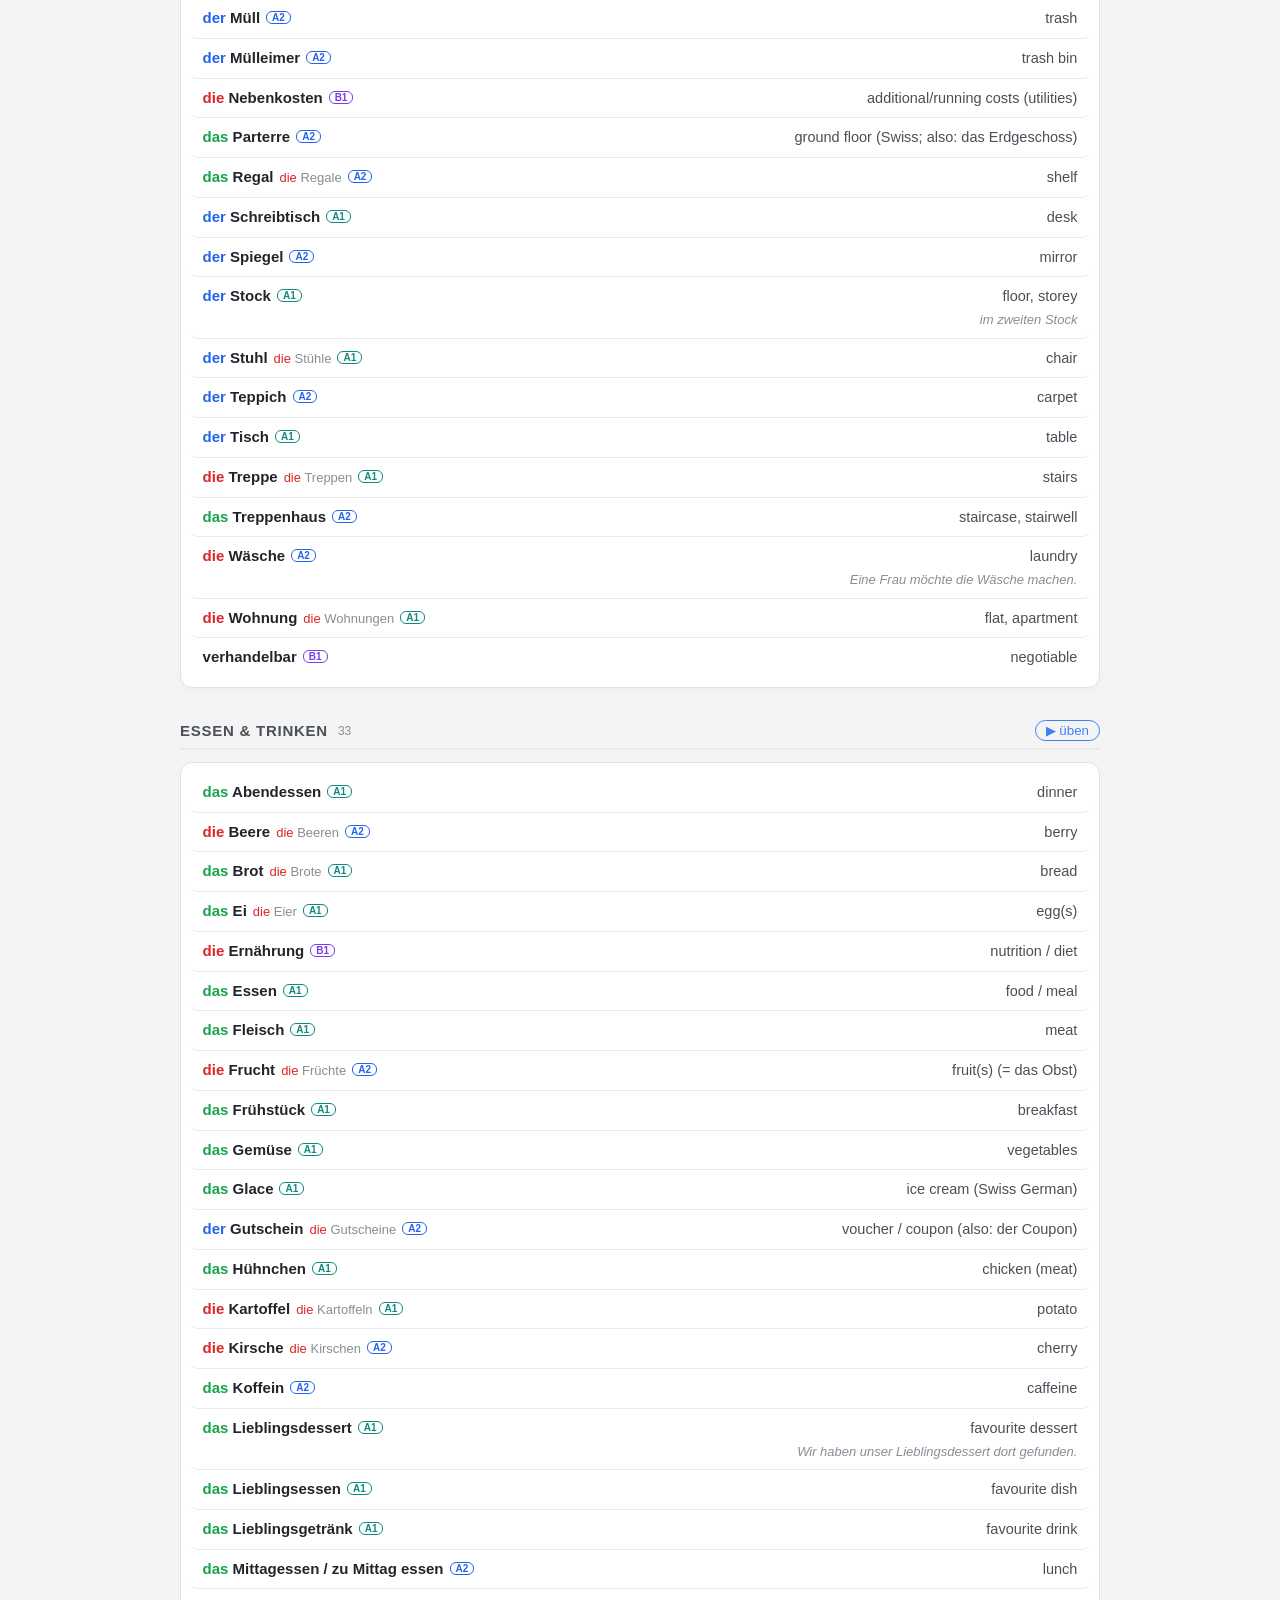
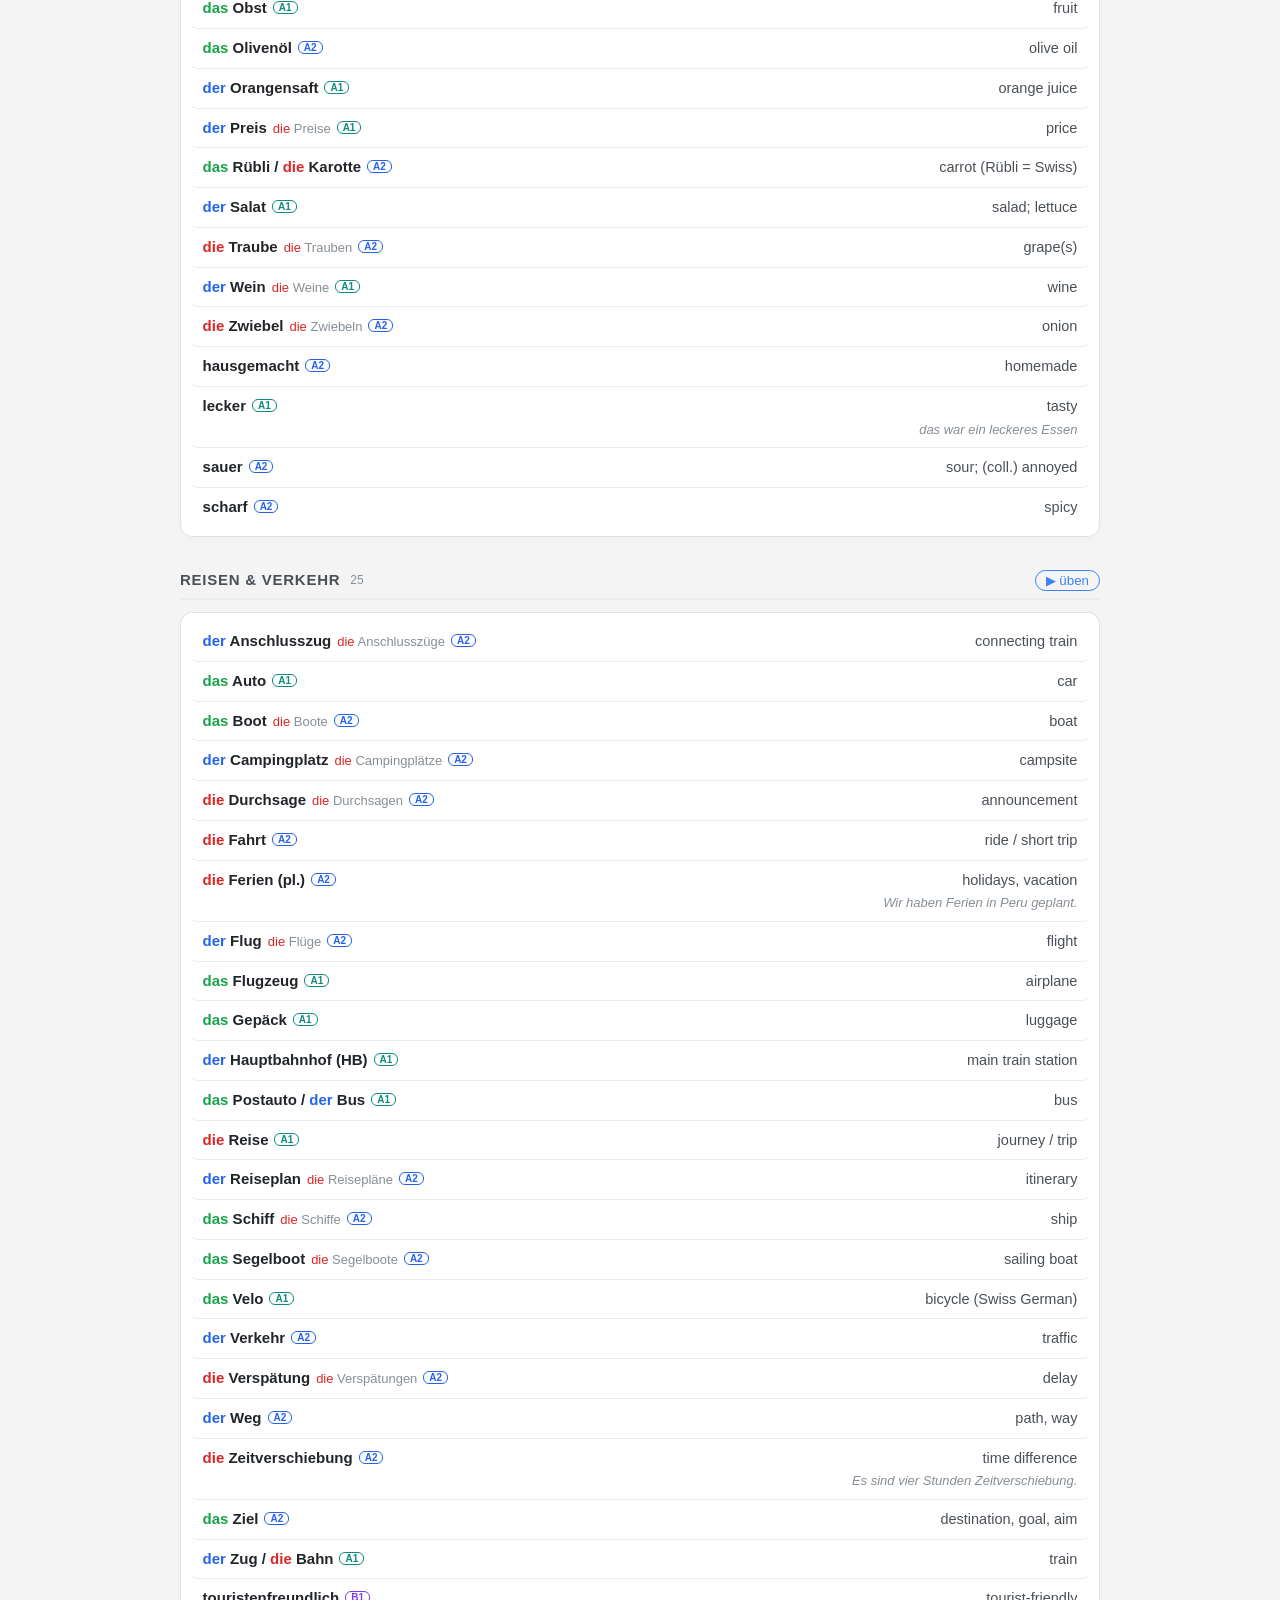
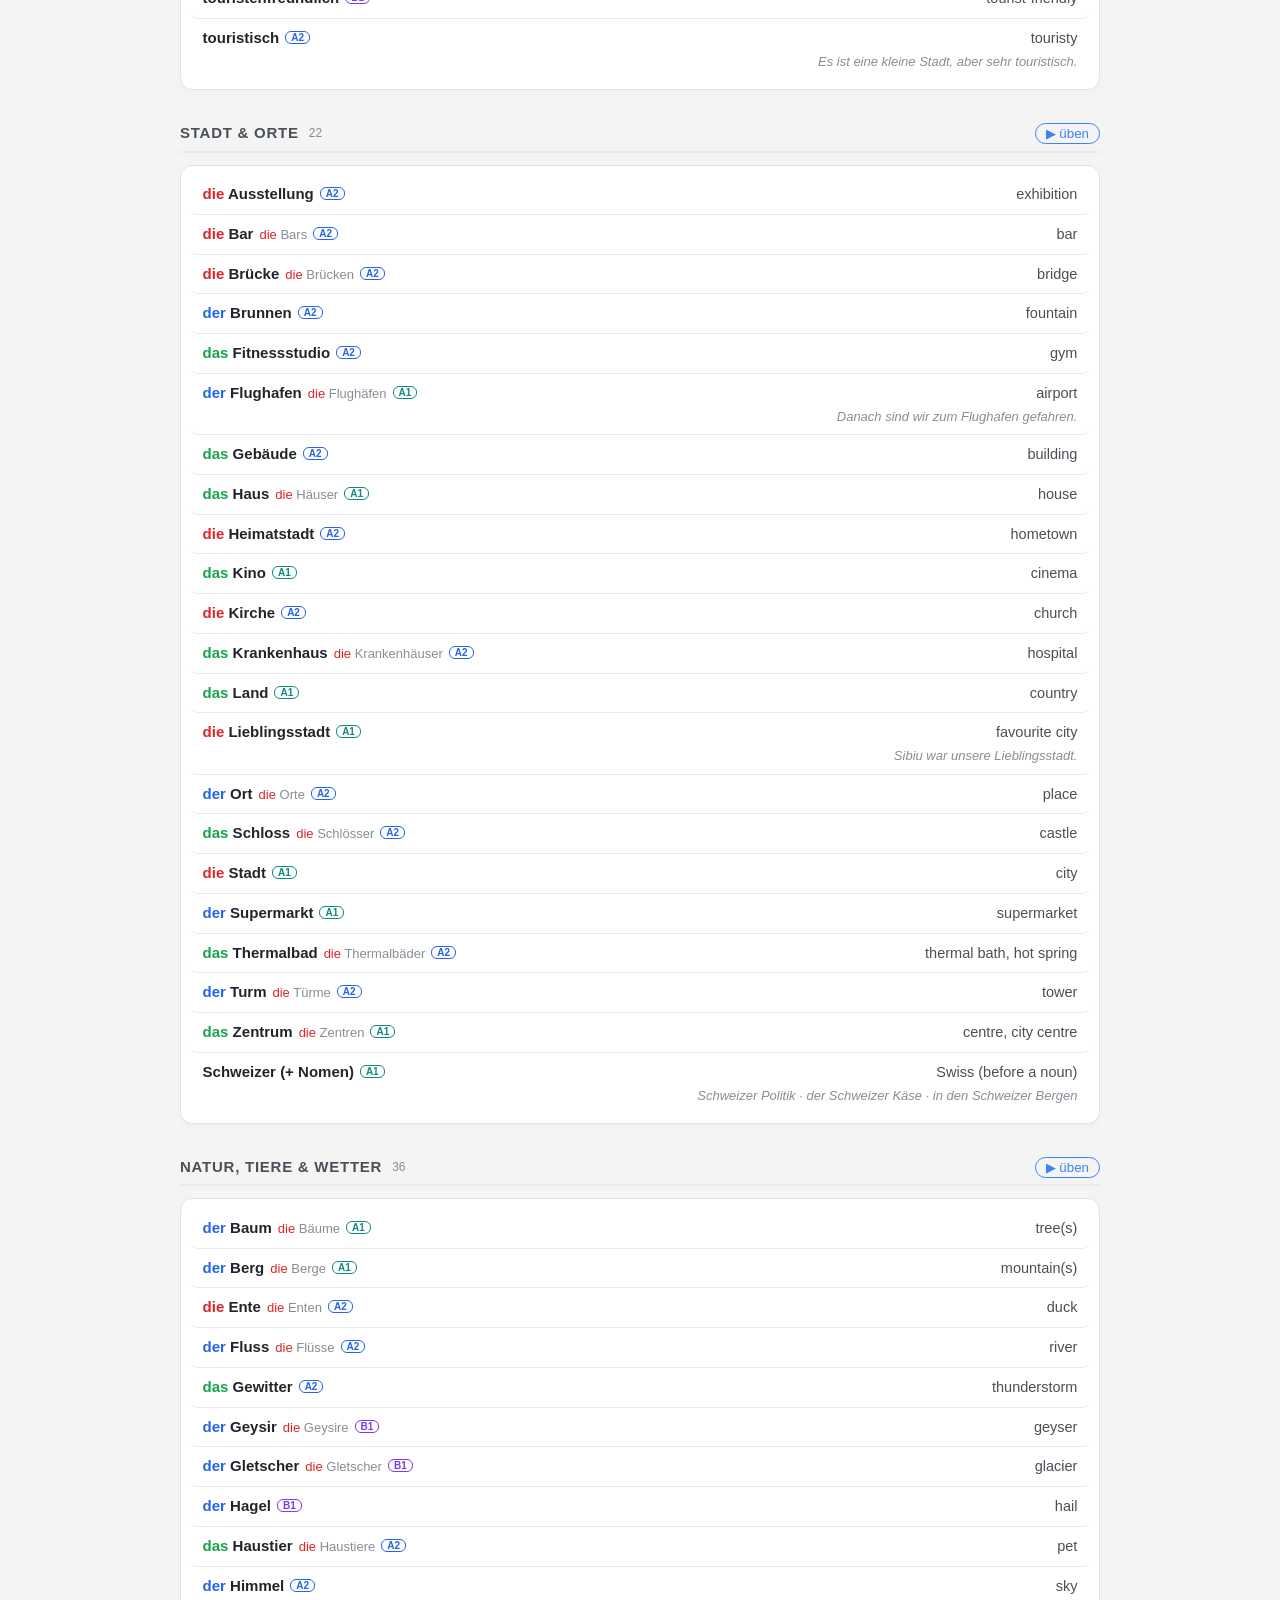
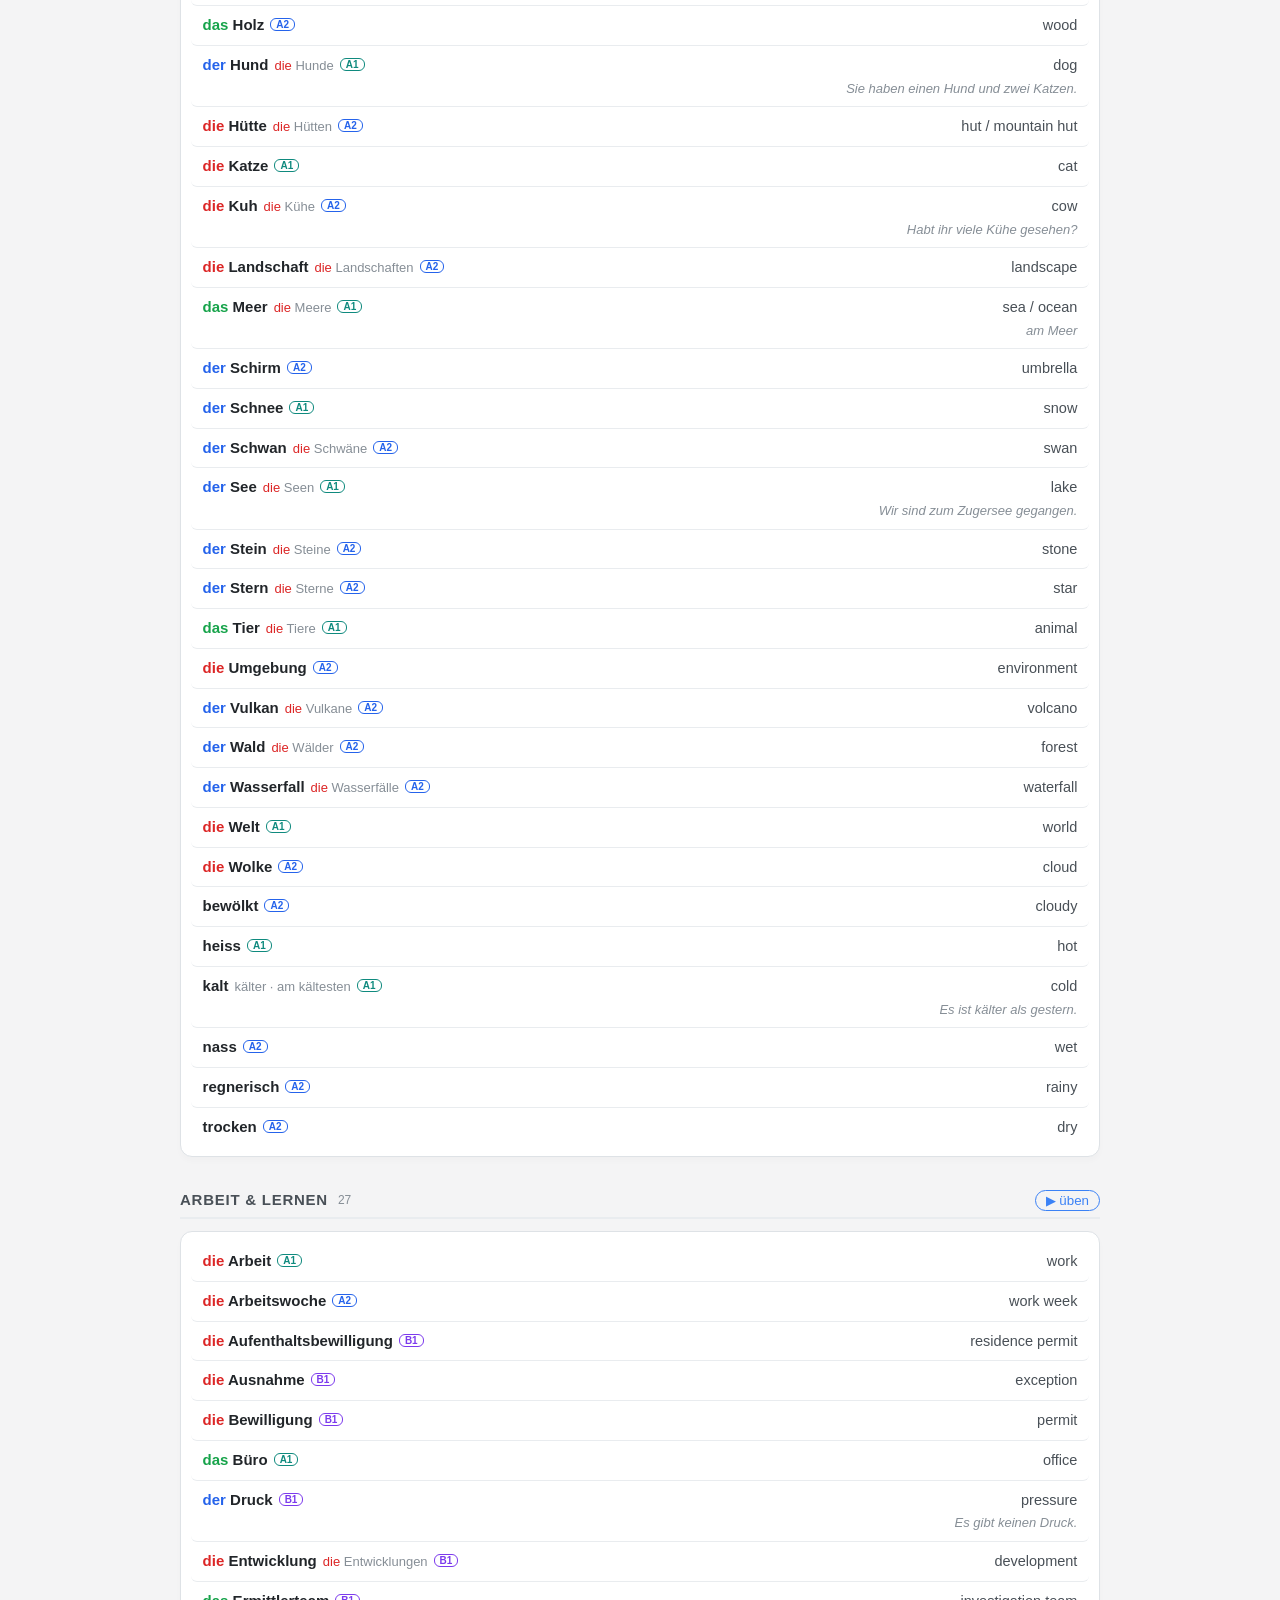
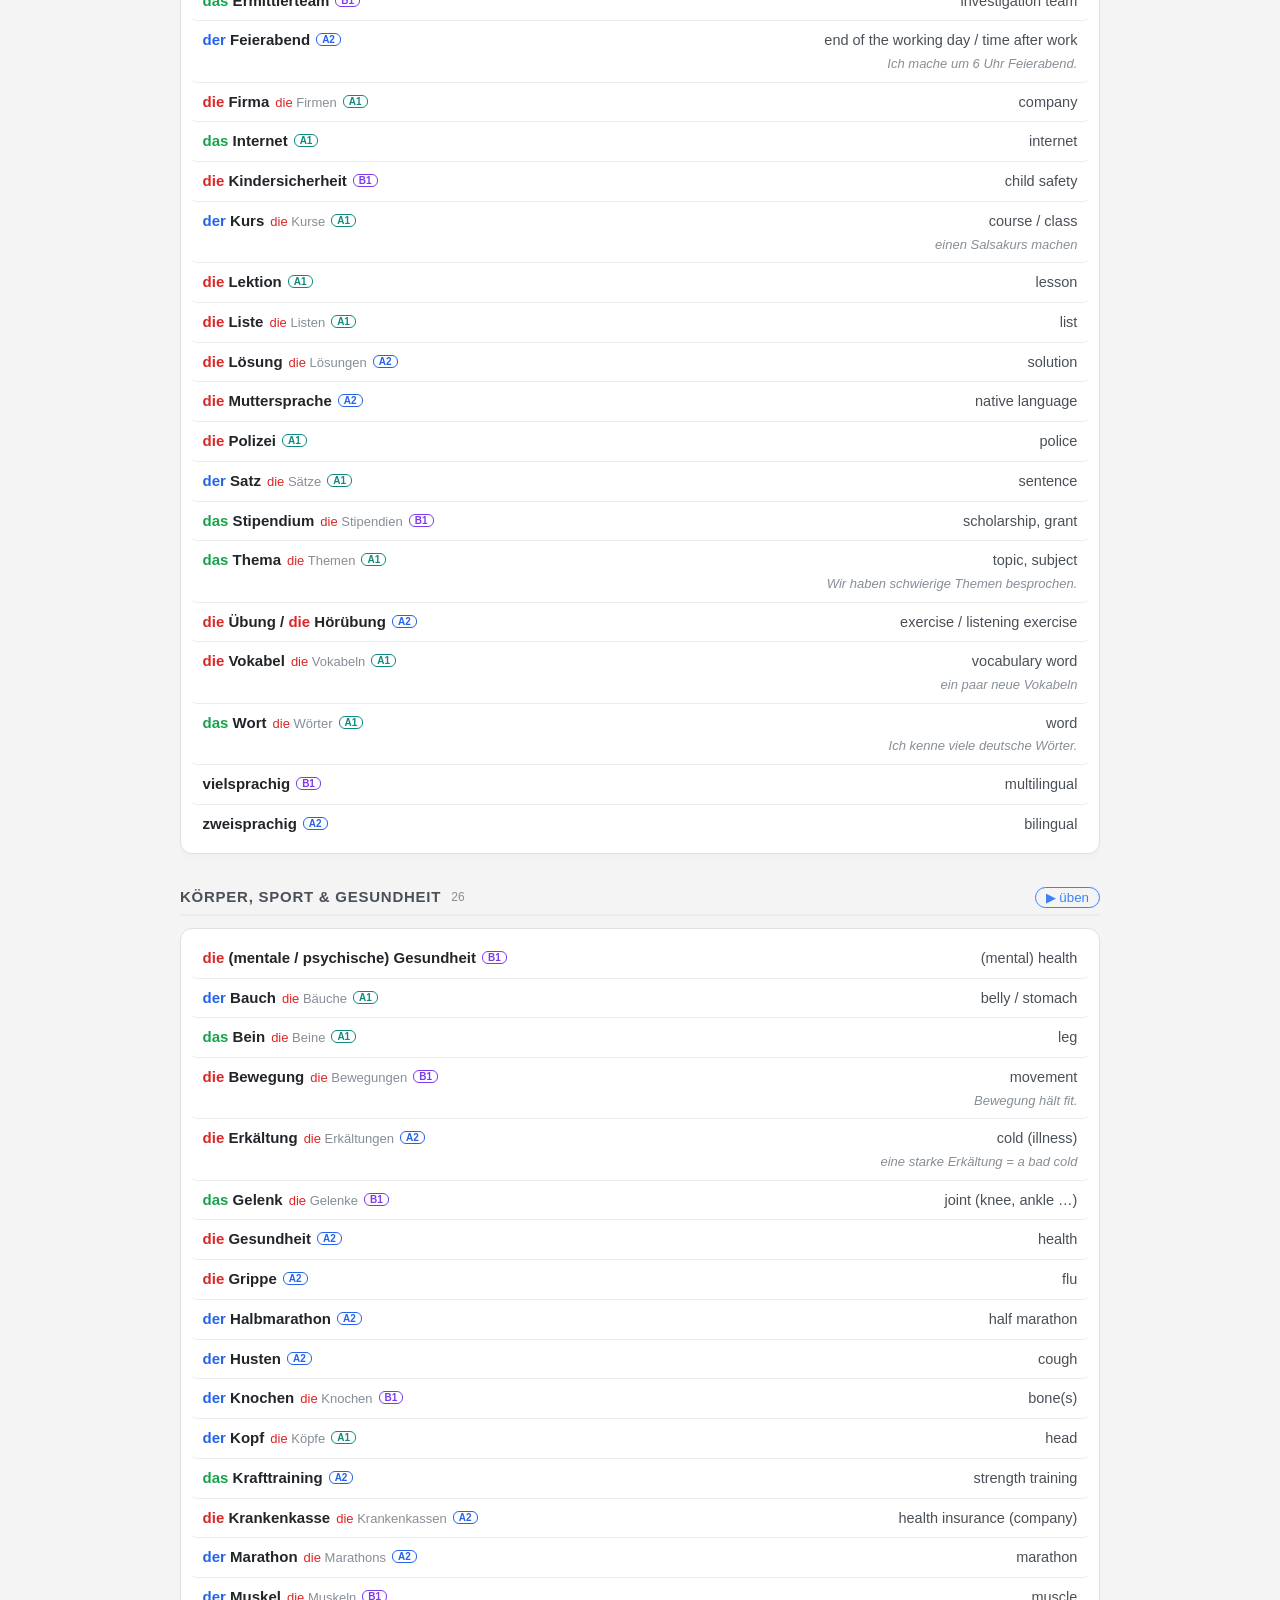
<file: alle.html>
<!DOCTYPE html>
<html lang="de">
<head>
<meta charset="UTF-8">
<meta name="viewport" content="width=device-width, initial-scale=1.0">
<title>German Study Notes</title>
<link rel="stylesheet" href="css/style.css">
</head>
<body>
<header></header>
<nav class="nav" id="nav"></nav>
<main id="main"></main>

<script src="data/levels.js"></script>
<script src="data/topics.js"></script>
<script src="data/words.js"></script>
<script src="data/verbs.js"></script>
<script src="data/small.js"></script>
<script src="data/phrases.js"></script>
<script src="data/grammar.js"></script>
<script src="js/app.js"></script>
</body>
</html>
</file>
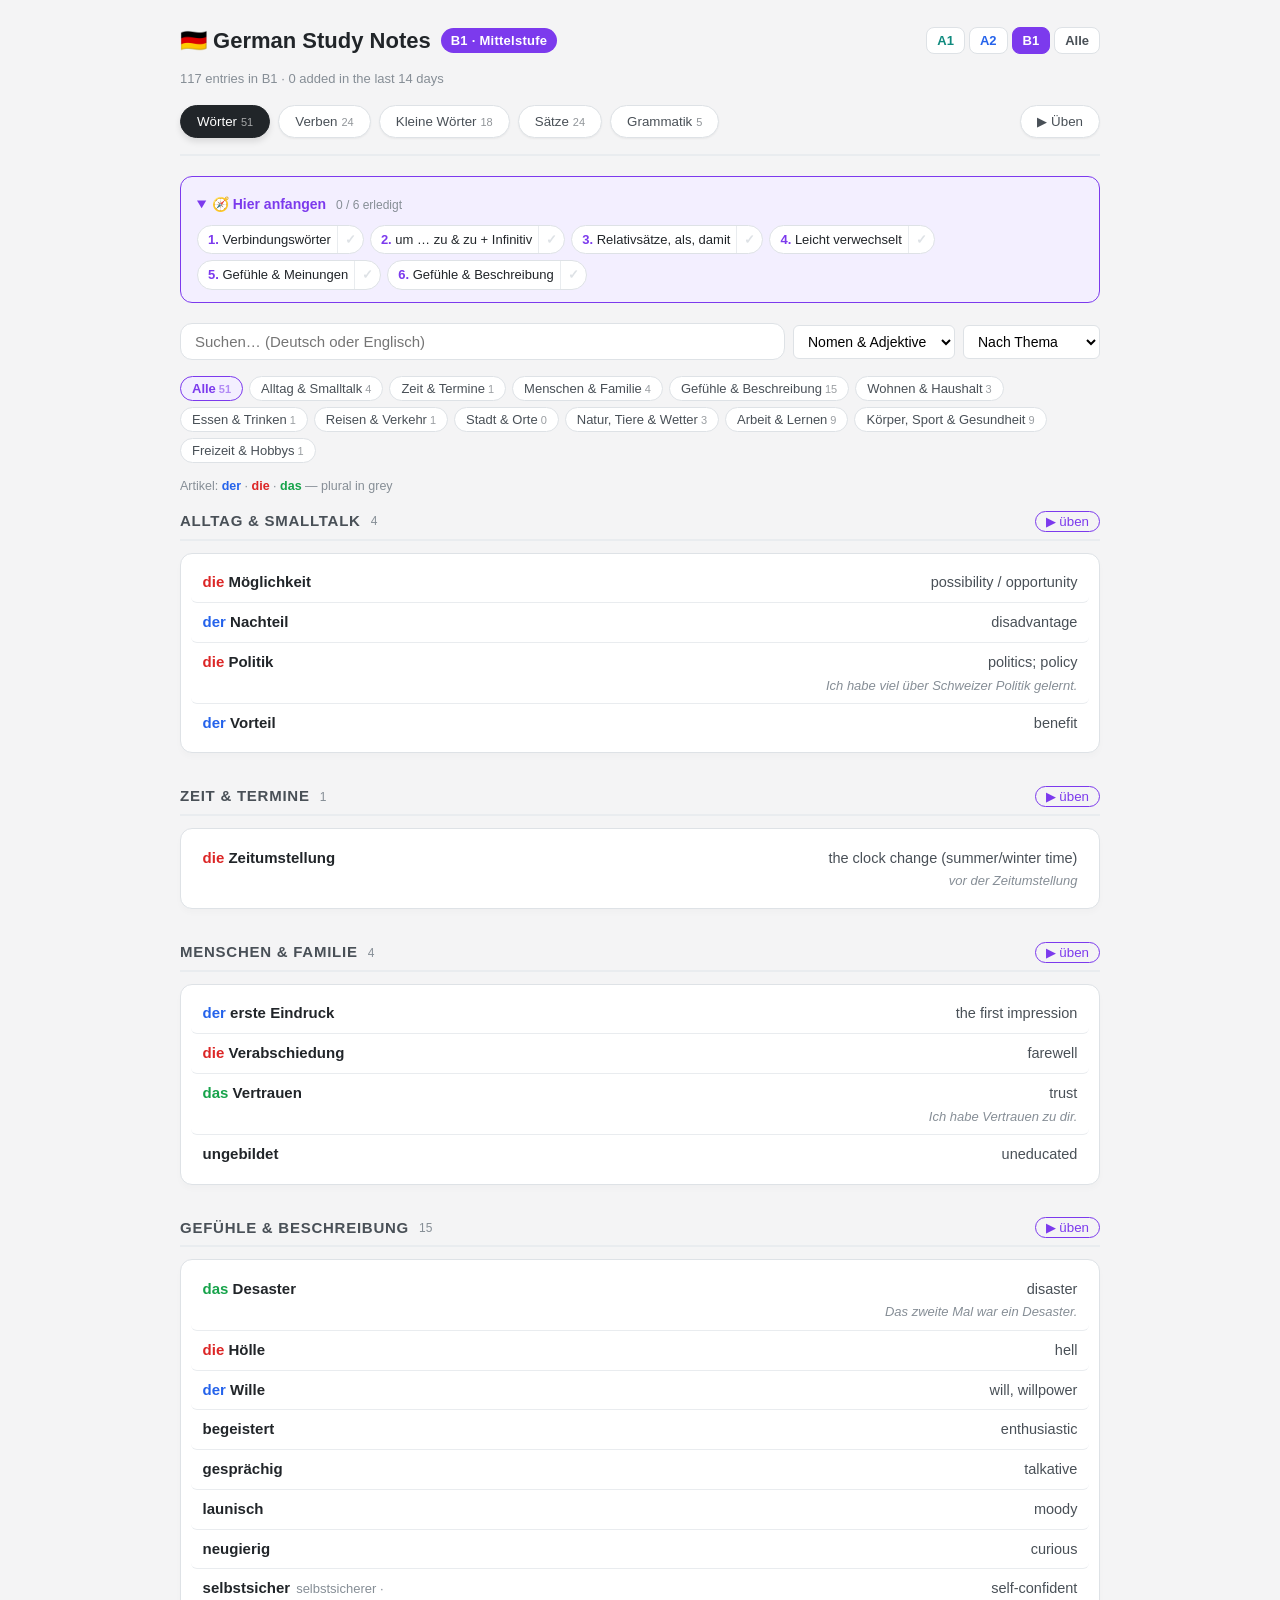
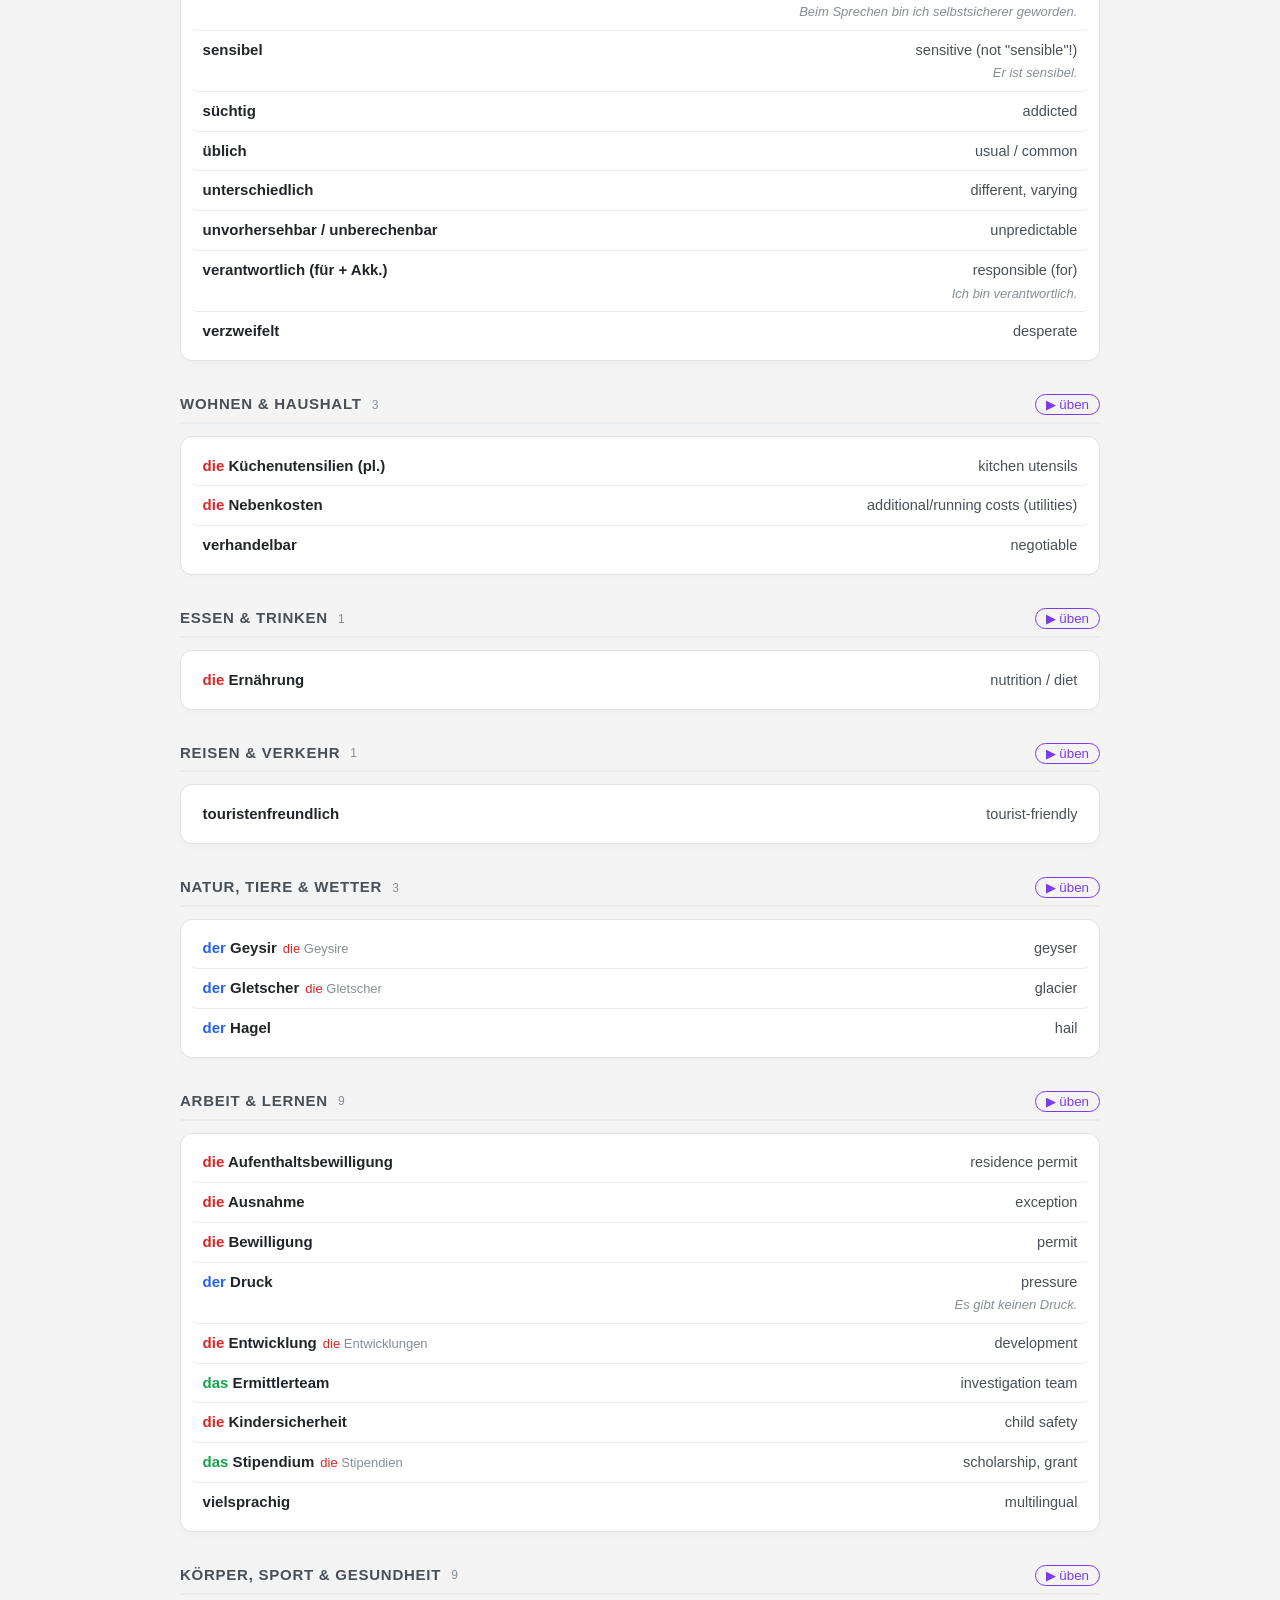
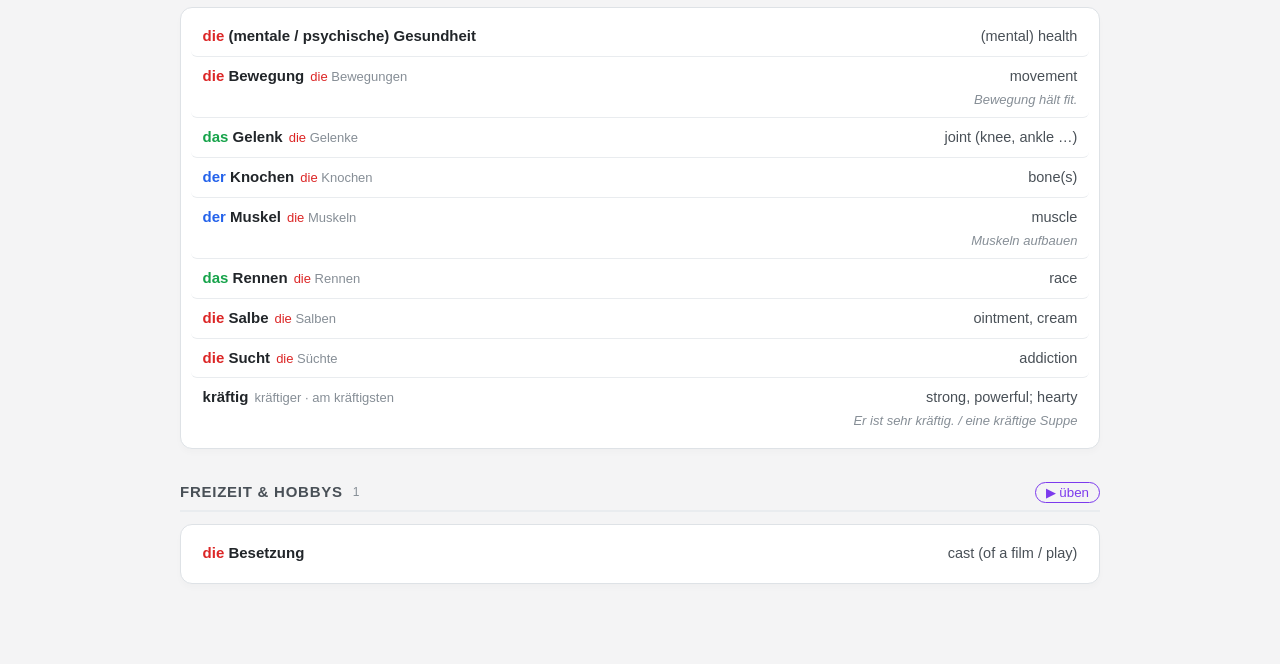
<file: b1.html>
<!DOCTYPE html>
<html lang="de">
<head>
<meta charset="UTF-8">
<meta name="viewport" content="width=device-width, initial-scale=1.0">
<title>B1 · German Study Notes</title>
<link rel="stylesheet" href="css/style.css">
</head>
<body data-level="3">
<header></header>
<nav class="nav" id="nav"></nav>
<main id="main"></main>

<script src="data/levels.js"></script>
<script src="data/topics.js"></script>
<script src="data/words.js"></script>
<script src="data/verbs.js"></script>
<script src="data/small.js"></script>
<script src="data/phrases.js"></script>
<script src="data/grammar.js"></script>
<script src="js/app.js"></script>
</body>
</html>
</file>
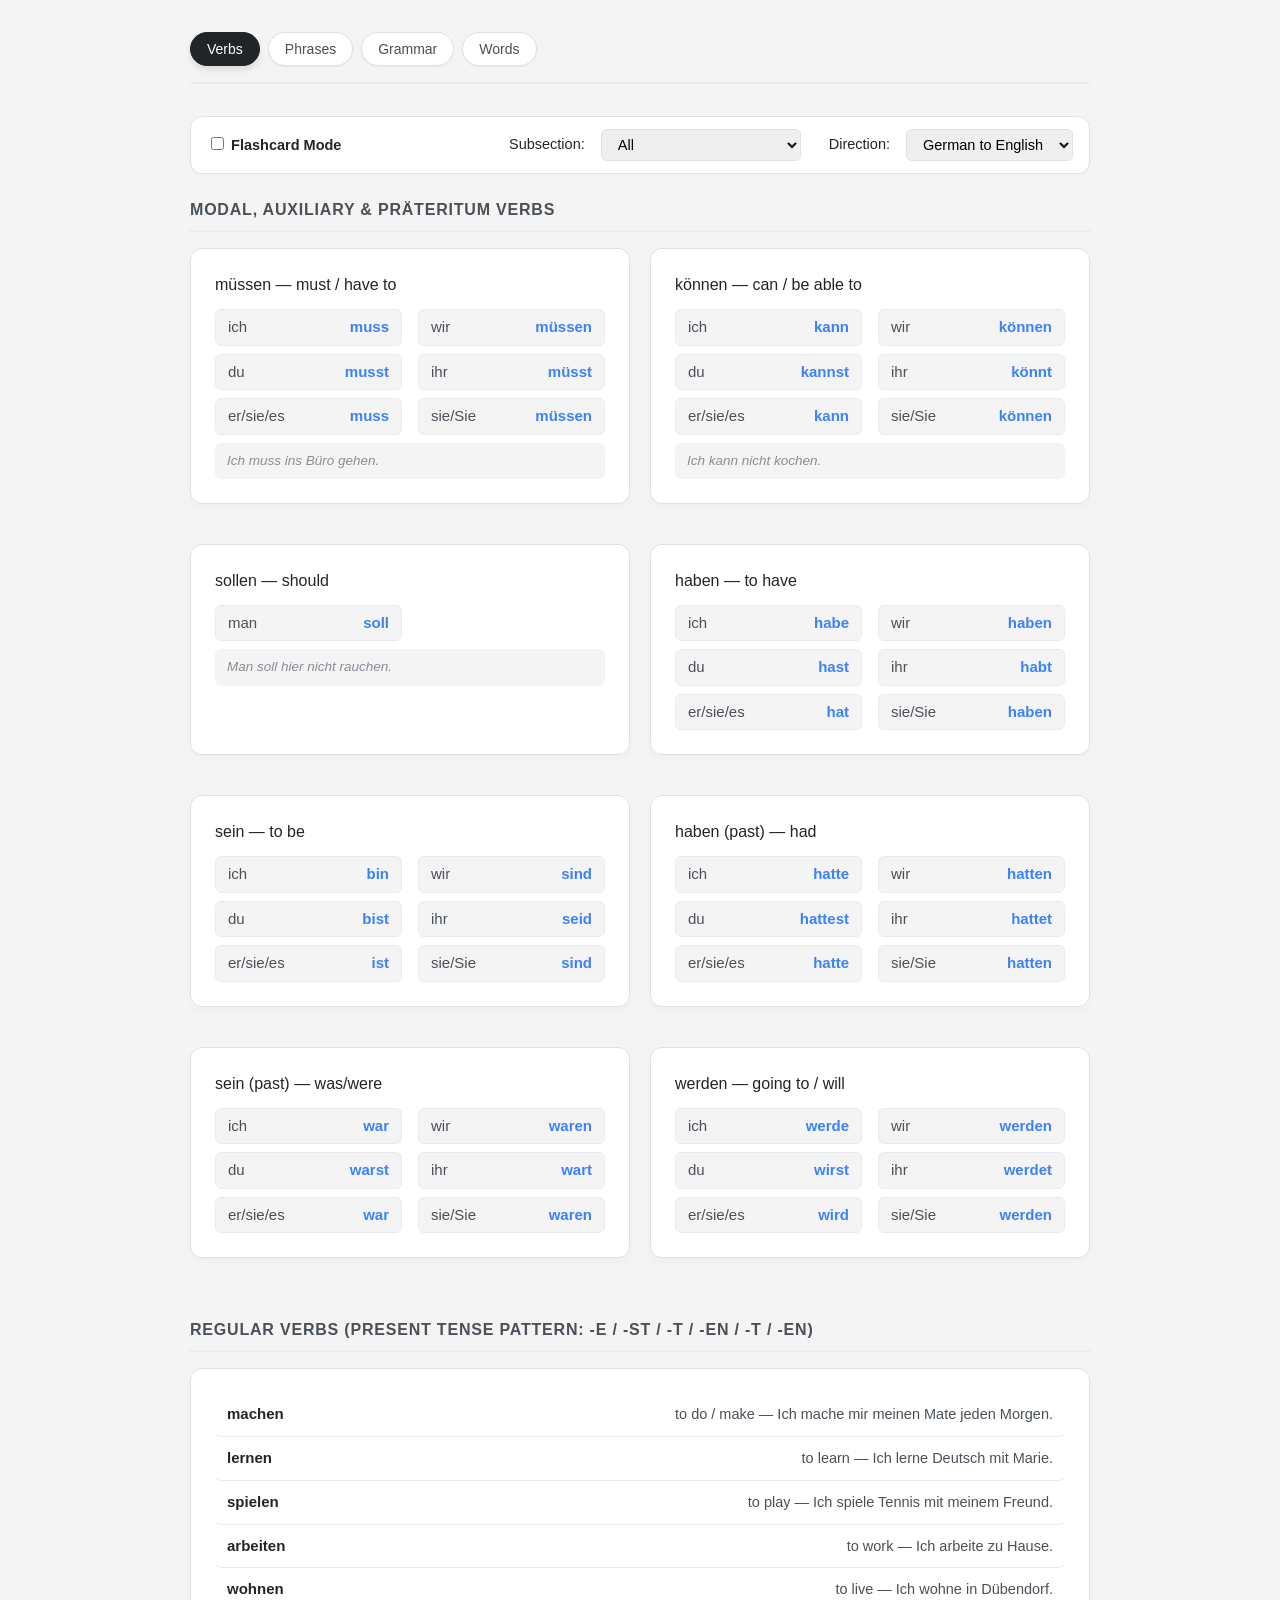
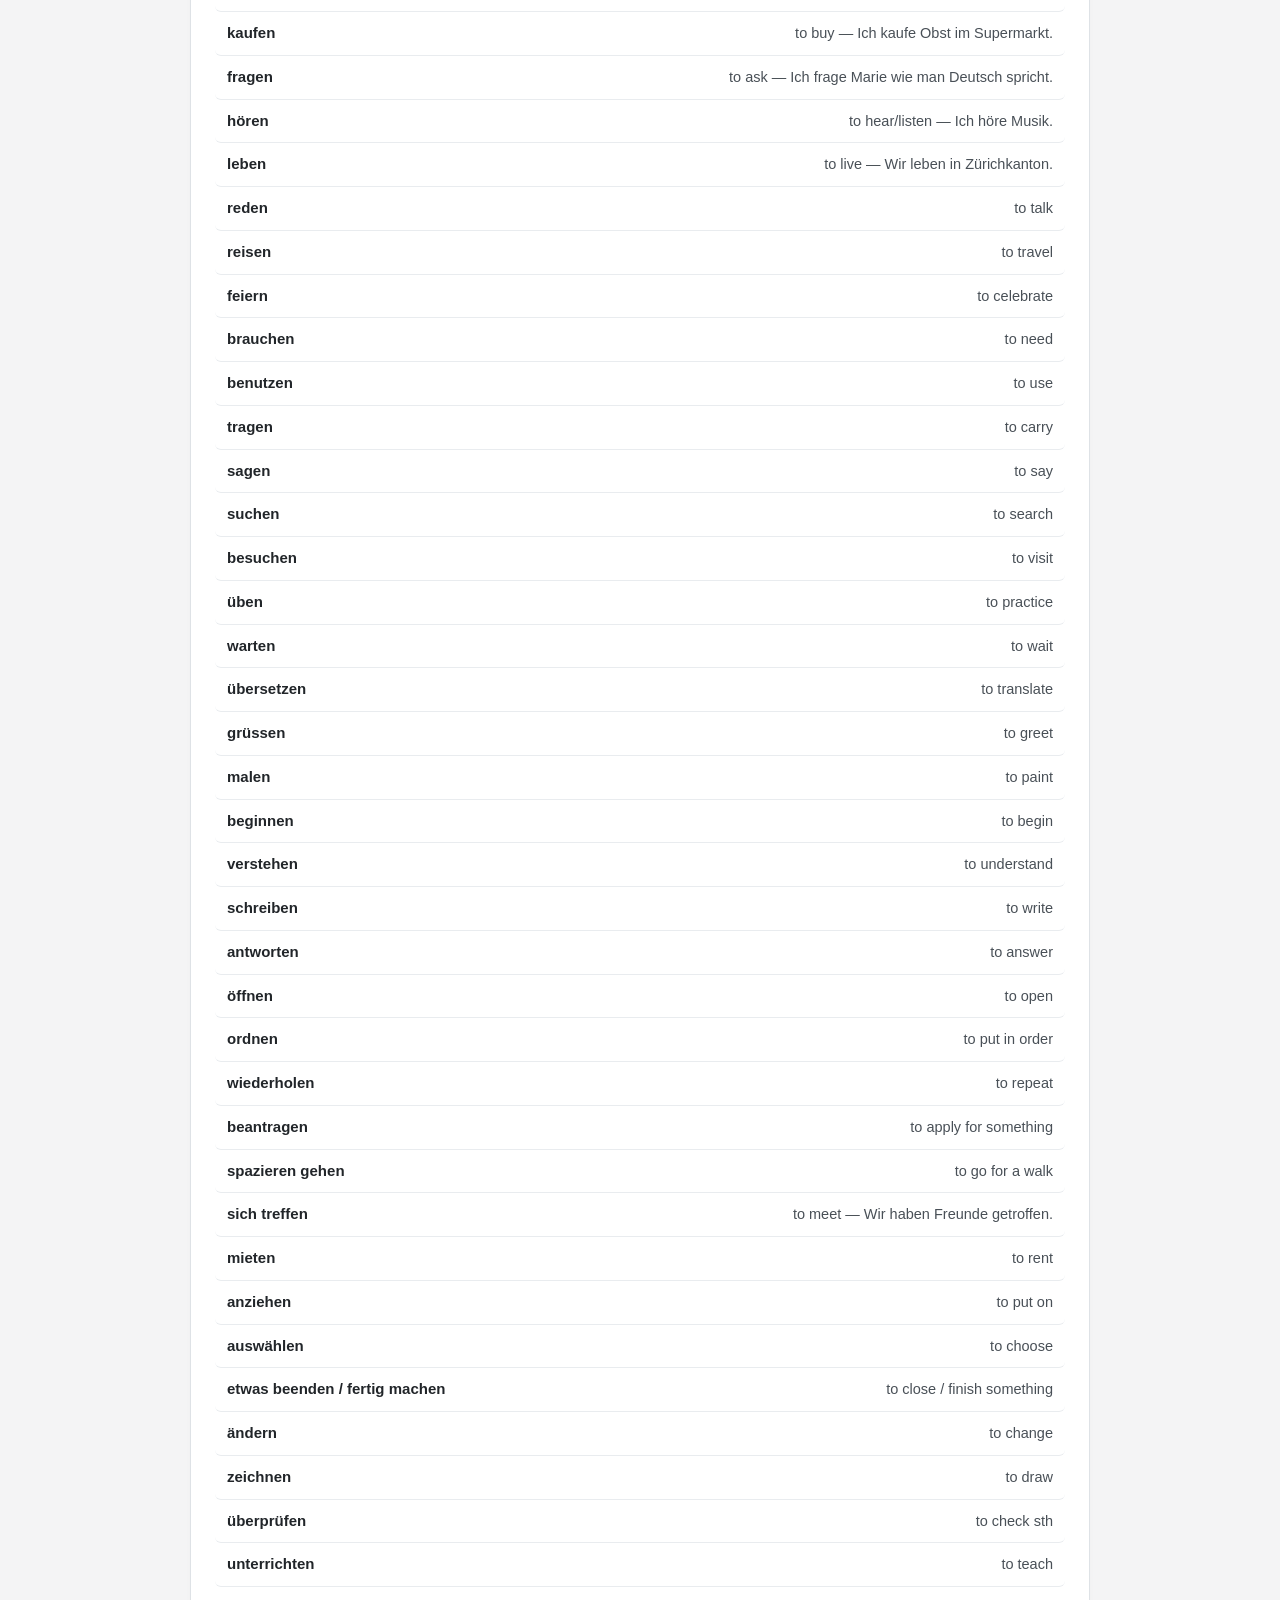
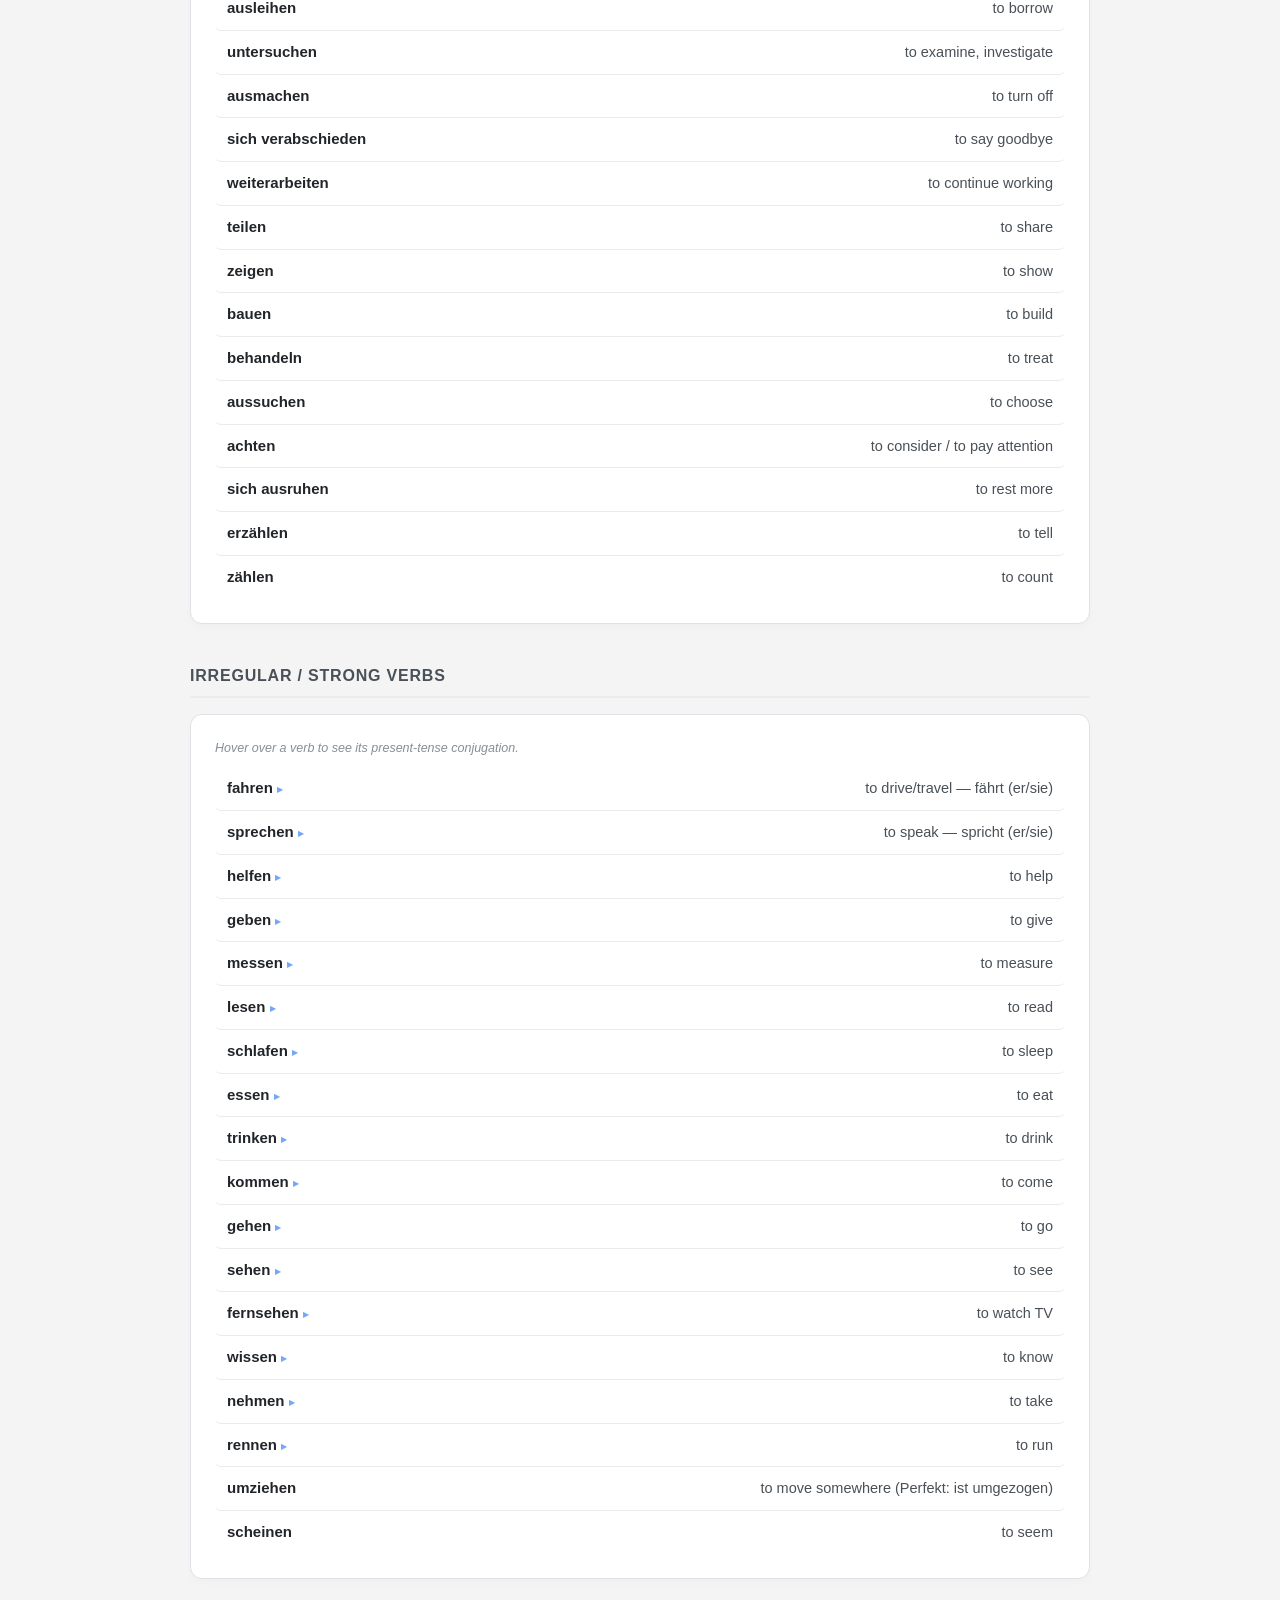
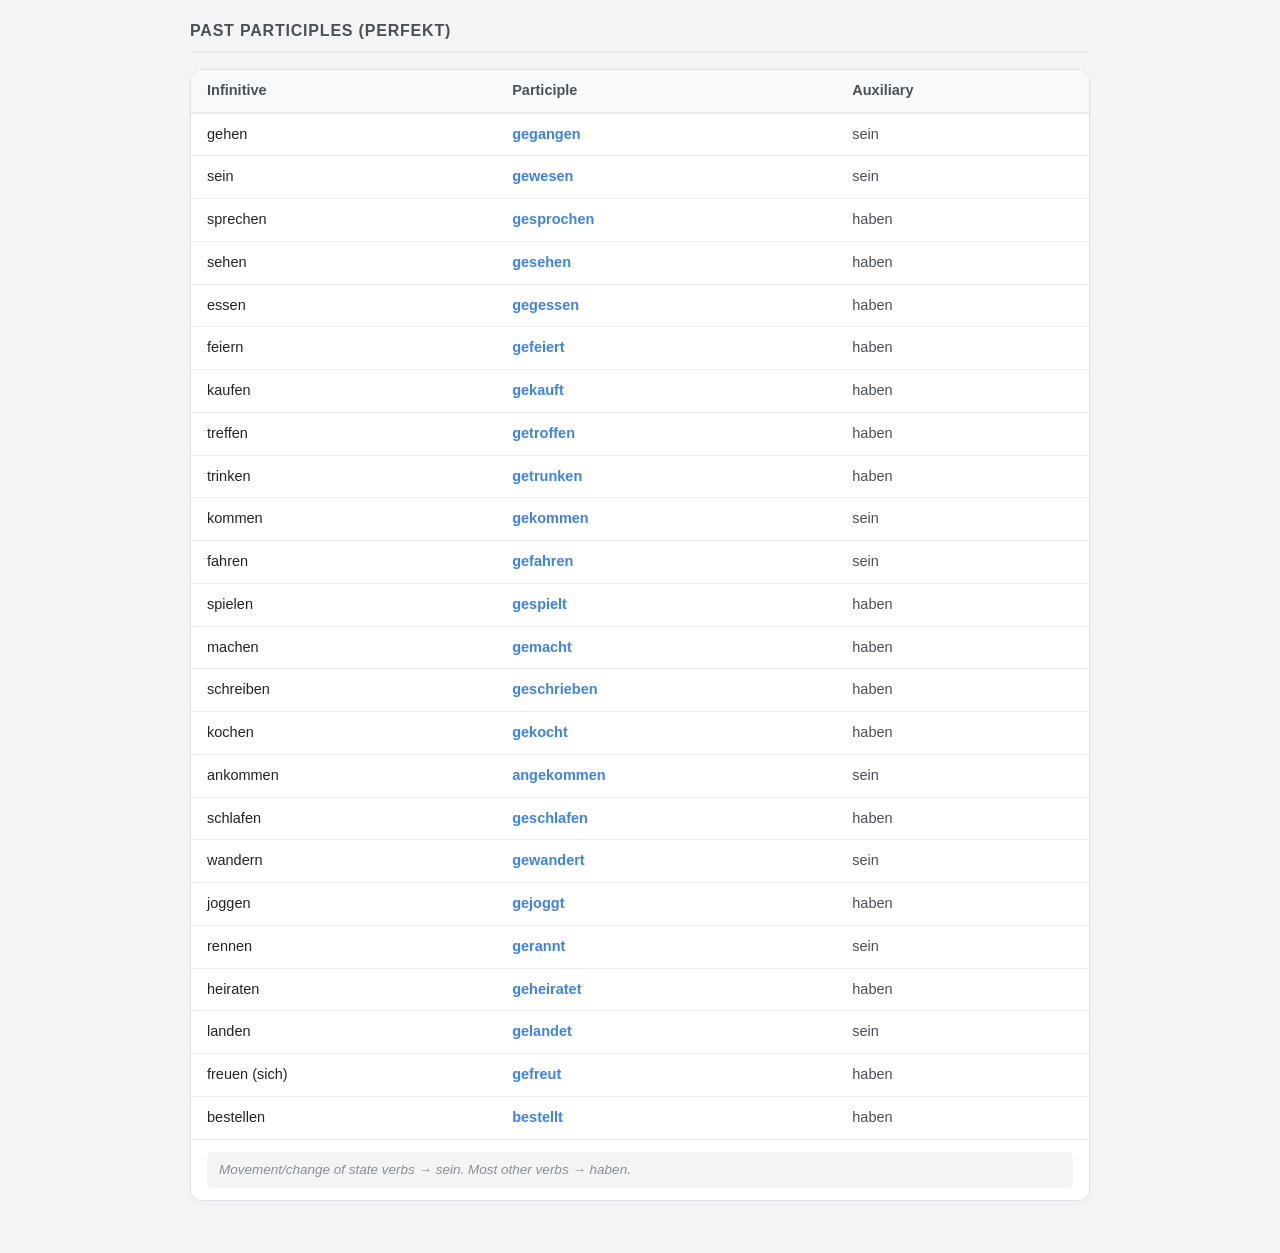
<file: german_study_notes.html>
<!DOCTYPE html>
<html lang="de">
<head>
  <meta charset="UTF-8">
  <meta name="viewport" content="width=device-width, initial-scale=1.0">
  <title>German Study Notes</title>
</head>
<body>
<h2 class="sr-only">German study notes organized by category with tabs for verbs, phrases, grammar, vocabulary, and
  connectors</h2>

<style>
  :root {
    --color-background-primary: #ffffff;
    --color-background-secondary: #f4f4f5;
    --color-border-primary: #dee2e6;
    --color-border-secondary: #e9ecef;
    --color-border-tertiary: #f8f9fa;
    --color-text-primary: #212529;
    --color-text-secondary: #495057;
    --color-text-tertiary: #868e96;
    --color-accent: #3b82f6;
    --color-accent-light: #eff6ff;
    --border-radius-lg: 12px;
    --border-radius-sm: 6px;
    --tab-active-bg: var(--color-text-primary);
  }

  body {
    margin: 0 auto;
    max-width: 900px;
    padding: 2rem 1.5rem;
    font-family: -apple-system, BlinkMacSystemFont, "Segoe UI", Roboto, Helvetica, Arial, sans-serif;
    background-color: var(--color-background-secondary);
    color: var(--color-text-primary);
    line-height: 1.5;
  }

  .sr-only {
    position: absolute;
    width: 1px;
    height: 1px;
    padding: 0;
    margin: -1px;
    overflow: hidden;
    clip: rect(0, 0, 0, 0);
    white-space: nowrap;
    border-width: 0;
  }

  .nav {
    display: flex;
    flex-wrap: wrap;
    gap: 8px;
    padding: 0 0 1rem;
    border-bottom: 2px solid var(--color-border-secondary);
    margin-bottom: 2rem;
  }

  .tab {
    font-size: 14px;
    font-weight: 500;
    padding: 8px 16px;
    border-radius: 24px;
    border: 1px solid var(--color-border-primary);
    background: var(--color-background-primary);
    cursor: pointer;
    color: var(--color-text-secondary);
    transition: all 0.2s ease;
    box-shadow: 0 1px 2px rgba(0, 0, 0, 0.05);
  }

  .tab:hover {
    background: var(--color-border-tertiary);
    color: var(--color-text-primary);
  }

  .tab.active {
    background: var(--tab-active-bg);
    color: var(--color-background-primary);
    border-color: var(--tab-active-bg);
    box-shadow: 0 4px 6px rgba(0, 0, 0, 0.1);
  }

  .section {
    display: none;
    animation: fadeIn 0.3s ease;
  }

  .section.visible {
    display: block;
  }

  @keyframes fadeIn {
    from {
      opacity: 0;
      transform: translateY(5px);
    }

    to {
      opacity: 1;
      transform: translateY(0);
    }
  }

  h3 {
    font-size: 16px;
    font-weight: 600;
    color: var(--color-text-secondary);
    text-transform: uppercase;
    letter-spacing: 0.05em;
    margin: 2.5rem 0 1rem;
    border-bottom: 2px solid var(--color-border-secondary);
    padding-bottom: 8px;
  }

  h3:first-child {
    margin-top: 0;
  }

  .card {
    background: var(--color-background-primary);
    border: 1px solid var(--color-border-primary);
    border-radius: var(--border-radius-lg);
    padding: 1.5rem;
    margin-bottom: 1.25rem;
    box-shadow: 0 4px 6px rgba(0, 0, 0, 0.02);
  }

  .row {
    display: flex;
    justify-content: space-between;
    align-items: baseline;
    gap: 1.5rem;
    padding: 10px 12px;
    border-bottom: 1px solid var(--color-border-secondary);
    font-size: 15px;
    border-radius: var(--border-radius-sm);
    transition: background-color 0.15s;
  }

  .row:hover {
    background-color: var(--color-background-secondary);
  }

  .row:last-child {
    border-bottom: none;
  }

  .de {
    font-weight: 600;
    color: var(--color-text-primary);
    flex: 1;
  }

  .en {
    color: var(--color-text-secondary);
    font-size: 14.5px;
    text-align: right;
    flex: 1;
  }

  .note {
    font-size: 13.5px;
    color: var(--color-text-tertiary);
    margin-top: 8px;
    font-style: italic;
    padding: 8px 12px;
    background: var(--color-background-secondary);
    border-radius: var(--border-radius-sm);
  }

  .conj-grid {
    display: grid;
    grid-template-columns: 1fr 1fr;
    gap: 8px 16px;
    font-size: 15px;
    margin-top: 12px;
  }

  .conj-row {
    display: flex;
    justify-content: space-between;
    padding: 6px 12px;
    background: var(--color-background-secondary);
    border-radius: var(--border-radius-sm);
    border: 1px solid var(--color-border-secondary);
  }

  .pronoun {
    color: var(--color-text-secondary);
    font-weight: 500;
  }

  .verb-form {
    font-weight: 600;
    color: var(--color-accent);
  }

  .two-col {
    display: grid;
    grid-template-columns: 1fr 1fr;
    gap: 20px;
  }

  .phrase-block {
    border-left: 4px solid var(--color-accent);
    padding: 12px 16px;
    margin-bottom: 16px;
    background: var(--color-accent-light);
    border-radius: 0 var(--border-radius-sm) var(--border-radius-sm) 0;
  }

  .phrase-de {
    font-weight: 600;
    font-size: 16px;
    margin-bottom: 4px;
    color: var(--color-text-primary);
  }

  .phrase-en {
    font-size: 14.5px;
    color: var(--color-text-secondary);
  }

  .phrase-note {
    font-size: 13px;
    color: var(--color-text-secondary);
    margin-top: 6px;
    font-style: italic;
    opacity: 0.8;
  }

  .search-bar {
    width: 100%;
    box-sizing: border-box;
    margin-bottom: 1.5rem;
    font-size: 15px;
    padding: 10px 16px;
    border: 1px solid var(--color-border-primary);
    border-radius: var(--border-radius-lg);
    box-shadow: inset 0 1px 3px rgba(0, 0, 0, 0.05);
  }

  .table-wrapper {
    overflow: visible;
    border: 1px solid var(--color-border-secondary);
    border-radius: var(--border-radius-sm);
  }

  .table-styled {
    width: 100%;
    border-collapse: collapse;
    font-size: 14.5px;
  }

  .table-styled th {
    text-align: left;
    padding: 10px 16px;
    background: var(--color-border-tertiary);
    font-weight: 600;
    color: var(--color-text-secondary);
    border-bottom: 2px solid var(--color-border-secondary);
    white-space: nowrap;
  }

  .table-styled td {
    padding: 10px 16px;
    border-bottom: 1px solid var(--color-border-secondary);
  }

  .table-styled tr:hover td {
    background-color: var(--color-background-secondary);
  }

  /* Flashcards Styles */
  .controls-bar {
    display: flex;
    gap: 16px;
    align-items: center;
    margin-bottom: 1.5rem;
    padding: 12px 16px;
    background: var(--color-background-primary);
    border: 1px solid var(--color-border-primary);
    border-radius: var(--border-radius-lg);
    box-shadow: 0 2px 4px rgba(0, 0, 0, 0.02);
    flex-wrap: wrap;
  }

  .controls-bar select,
  .controls-bar input,
  .controls-bar label {
    font-size: 14.5px;
    cursor: pointer;
  }

  .controls-bar select {
    padding: 6px 12px;
    border-radius: var(--border-radius-sm);
    border: 1px solid var(--color-border-primary);
  }

  .fc-container {
    display: flex;
    flex-direction: column;
    align-items: center;
    margin-top: 1rem;
  }

  .fc-stats {
    font-size: 14px;
    color: var(--color-text-secondary);
    margin-bottom: 12px;
    font-weight: 500;
  }

  .fc-card {
    width: 100%;
    max-width: 600px;
    min-height: 250px;
    background: var(--color-background-primary);
    border: 2px solid var(--color-border-primary);
    border-radius: var(--border-radius-lg);
    box-shadow: 0 8px 16px rgba(0, 0, 0, 0.06);
    display: flex;
    flex-direction: column;
    justify-content: center;
    align-items: center;
    text-align: center;
    padding: 2rem;
    cursor: pointer;
    transition: transform 0.2s, box-shadow 0.2s;
    position: relative;
  }

  .fc-card:hover {
    transform: translateY(-2px);
    box-shadow: 0 12px 20px rgba(0, 0, 0, 0.08);
  }

  .fc-content {
    font-size: 20px;
    font-weight: 500;
    width: 100%;
  }

  .fc-content.back {
    margin-top: 24px;
    padding-top: 24px;
    border-top: 1px dashed var(--color-border-secondary);
    color: var(--color-accent);
  }

  .fc-nav-buttons {
    display: flex;
    gap: 16px;
    margin-top: 24px;
  }

  .fc-nav-buttons button {
    padding: 10px 24px;
    font-size: 15px;
    font-weight: 600;
    border: none;
    background: var(--color-text-primary);
    color: #fff;
    border-radius: 24px;
    cursor: pointer;
    transition: opacity 0.2s;
  }

  .fc-nav-buttons button:hover {
    opacity: 0.85;
  }

  @media (max-width: 600px) {
    .two-col {
      grid-template-columns: 1fr;
    }

    .row {
      flex-direction: column;
      align-items: flex-start;
      gap: 4px;
    }

    .en {
      text-align: left;
    }
  }

  /* Hover conjugation tooltip */
  .has-conj {
    position: relative;
    cursor: default;
  }

  .has-conj::after {
    content: " ▸";
    font-size: 11px;
    color: var(--color-accent);
    opacity: 0.7;
  }

  .conj-tooltip {
    display: none;
    position: absolute;
    left: 0;
    top: calc(100% + 6px);
    z-index: 100;
    background: var(--color-background-primary);
    border: 1px solid var(--color-border-primary);
    border-radius: var(--border-radius-lg);
    box-shadow: 0 8px 24px rgba(0, 0, 0, 0.12);
    padding: 12px 14px;
    min-width: 220px;
    font-size: 13px;
    color: var(--color-text-primary);
    white-space: nowrap;
    pointer-events: none;
  }

  .has-conj:hover .conj-tooltip,
  .has-conj:focus .conj-tooltip {
    display: block;
  }

  .conj-tooltip .ct-title {
    font-weight: 600;
    font-size: 12px;
    text-transform: uppercase;
    letter-spacing: 0.06em;
    color: var(--color-text-tertiary);
    margin-bottom: 8px;
  }

  .conj-tooltip .ct-grid {
    display: grid;
    grid-template-columns: 1fr 1fr;
    gap: 4px 16px;
  }

  .conj-tooltip .ct-row {
    display: flex;
    gap: 6px;
  }

  .conj-tooltip .ct-pro {
    color: var(--color-text-secondary);
    min-width: 52px;
  }

  .conj-tooltip .ct-vf {
    font-weight: 600;
    color: var(--color-accent);
  }

  .conj-tooltip .ct-aux {
    font-size: 11px;
    color: var(--color-text-tertiary);
    margin-top: 8px;
    padding-top: 6px;
    border-top: 1px solid var(--color-border-secondary);
  }
</style>

<div class="nav">
  <button class="tab active" onclick="show('verbs')">Verbs</button>
  <button class="tab" onclick="show('phrases')">Phrases</button>
  <button class="tab" onclick="show('grammar')">Grammar</button>
  <button class="tab" onclick="show('words')">Words</button>
</div>

<div class="controls-bar">
  <label style="font-weight: 600;">
    <input type="checkbox" id="flashcardToggle" onchange="toggleFlashcards()"> Flashcard Mode
  </label>
  <div style="flex:1"></div>
  <label>Subsection:</label>
  <select id="flashcardSubsection" onchange="regenerateFlashcards()" style="max-width:200px; margin-right:12px;">
    <option value="all">All</option>
  </select>
  <label>Direction:</label>
  <select id="flashcardDirection" onchange="regenerateFlashcards()">
    <option value="de-en">German to English</option>
    <option value="en-de">English to German</option>
    <option value="random">Random</option>
  </select>
</div>

<div id="flashcards-wrapper" class="section">
  <div class="fc-container">
    <div class="fc-stats">Card <span id="fc-current">0</span> of <span id="fc-total">0</span></div>
    <div class="fc-card" onclick="flipCard()">
      <div class="fc-content front" id="fc-front">No cards available in this section.</div>
      <div class="fc-content back" id="fc-back" style="display:none;"></div>
      <div style="position:absolute; bottom: 8px; right: 12px; font-size:11px; color:var(--color-text-tertiary);">Click
        card to reveal</div>
    </div>
    <div class="fc-nav-buttons">
      <button onclick="prevCard(event)">Previous</button>
      <button onclick="nextCard(event)">Next</button>
    </div>
  </div>
</div>

<div id="verbs" class="section visible">

  <h3>Modal, Auxiliary & Präteritum verbs</h3>
  <div class="two-col">
    <div class="card">
      <div style="font-weight:500;margin-bottom:8px">müssen — must / have to</div>
      <div class="conj-grid">
        <div class="conj-row"><span class="pronoun">ich</span><span class="verb-form">muss</span></div>
        <div class="conj-row"><span class="pronoun">wir</span><span class="verb-form">müssen</span></div>
        <div class="conj-row"><span class="pronoun">du</span><span class="verb-form">musst</span></div>
        <div class="conj-row"><span class="pronoun">ihr</span><span class="verb-form">müsst</span></div>
        <div class="conj-row"><span class="pronoun">er/sie/es</span><span class="verb-form">muss</span></div>
        <div class="conj-row"><span class="pronoun">sie/Sie</span><span class="verb-form">müssen</span></div>
      </div>
      <div class="note" style="margin-top:8px">Ich muss ins Büro gehen.</div>
    </div>
    <div class="card">
      <div style="font-weight:500;margin-bottom:8px">können — can / be able to</div>
      <div class="conj-grid">
        <div class="conj-row"><span class="pronoun">ich</span><span class="verb-form">kann</span></div>
        <div class="conj-row"><span class="pronoun">wir</span><span class="verb-form">können</span></div>
        <div class="conj-row"><span class="pronoun">du</span><span class="verb-form">kannst</span></div>
        <div class="conj-row"><span class="pronoun">ihr</span><span class="verb-form">könnt</span></div>
        <div class="conj-row"><span class="pronoun">er/sie/es</span><span class="verb-form">kann</span></div>
        <div class="conj-row"><span class="pronoun">sie/Sie</span><span class="verb-form">können</span></div>
      </div>
      <div class="note" style="margin-top:8px">Ich kann nicht kochen.</div>
    </div>
    <div class="card">
      <div style="font-weight:500;margin-bottom:8px">sollen — should</div>
      <div class="conj-grid">
        <div class="conj-row"><span class="pronoun">man</span><span class="verb-form">soll</span></div>
      </div>
      <div class="note" style="margin-top:8px">Man soll hier nicht rauchen.</div>
    </div>
    <div class="card">
      <div style="font-weight:500;margin-bottom:8px">haben — to have</div>
      <div class="conj-grid">
        <div class="conj-row"><span class="pronoun">ich</span><span class="verb-form">habe</span></div>
        <div class="conj-row"><span class="pronoun">wir</span><span class="verb-form">haben</span></div>
        <div class="conj-row"><span class="pronoun">du</span><span class="verb-form">hast</span></div>
        <div class="conj-row"><span class="pronoun">ihr</span><span class="verb-form">habt</span></div>
        <div class="conj-row"><span class="pronoun">er/sie/es</span><span class="verb-form">hat</span></div>
        <div class="conj-row"><span class="pronoun">sie/Sie</span><span class="verb-form">haben</span></div>
      </div>
    </div>
    <div class="card">
      <div style="font-weight:500;margin-bottom:8px">sein — to be</div>
      <div class="conj-grid">
        <div class="conj-row"><span class="pronoun">ich</span><span class="verb-form">bin</span></div>
        <div class="conj-row"><span class="pronoun">wir</span><span class="verb-form">sind</span></div>
        <div class="conj-row"><span class="pronoun">du</span><span class="verb-form">bist</span></div>
        <div class="conj-row"><span class="pronoun">ihr</span><span class="verb-form">seid</span></div>
        <div class="conj-row"><span class="pronoun">er/sie/es</span><span class="verb-form">ist</span></div>
        <div class="conj-row"><span class="pronoun">sie/Sie</span><span class="verb-form">sind</span></div>
      </div>
    </div>
    <div class="card">
      <div style="font-weight:500;margin-bottom:8px">haben (past) — had</div>
      <div class="conj-grid">
        <div class="conj-row"><span class="pronoun">ich</span><span class="verb-form">hatte</span></div>
        <div class="conj-row"><span class="pronoun">wir</span><span class="verb-form">hatten</span></div>
        <div class="conj-row"><span class="pronoun">du</span><span class="verb-form">hattest</span></div>
        <div class="conj-row"><span class="pronoun">ihr</span><span class="verb-form">hattet</span></div>
        <div class="conj-row"><span class="pronoun">er/sie/es</span><span class="verb-form">hatte</span></div>
        <div class="conj-row"><span class="pronoun">sie/Sie</span><span class="verb-form">hatten</span></div>
      </div>
    </div>
    <div class="card">
      <div style="font-weight:500;margin-bottom:8px">sein (past) — was/were</div>
      <div class="conj-grid">
        <div class="conj-row"><span class="pronoun">ich</span><span class="verb-form">war</span></div>
        <div class="conj-row"><span class="pronoun">wir</span><span class="verb-form">waren</span></div>
        <div class="conj-row"><span class="pronoun">du</span><span class="verb-form">warst</span></div>
        <div class="conj-row"><span class="pronoun">ihr</span><span class="verb-form">wart</span></div>
        <div class="conj-row"><span class="pronoun">er/sie/es</span><span class="verb-form">war</span></div>
        <div class="conj-row"><span class="pronoun">sie/Sie</span><span class="verb-form">waren</span></div>
      </div>
    </div>
    <div class="card">
      <div style="font-weight:500;margin-bottom:8px">werden — going to / will</div>
      <div class="conj-grid">
        <div class="conj-row"><span class="pronoun">ich</span><span class="verb-form">werde</span></div>
        <div class="conj-row"><span class="pronoun">wir</span><span class="verb-form">werden</span></div>
        <div class="conj-row"><span class="pronoun">du</span><span class="verb-form">wirst</span></div>
        <div class="conj-row"><span class="pronoun">ihr</span><span class="verb-form">werdet</span></div>
        <div class="conj-row"><span class="pronoun">er/sie/es</span><span class="verb-form">wird</span></div>
        <div class="conj-row"><span class="pronoun">sie/Sie</span><span class="verb-form">werden</span></div>
      </div>
    </div>
  </div>

  <h3>Regular verbs (present tense pattern: -e / -st / -t / -en / -t / -en)</h3>
  <div class="card">
    <div class="row"><span class="de">machen</span><span class="en">to do / make — Ich mache mir meinen Mate jeden
        Morgen.</span></div>
    <div class="row"><span class="de">lernen</span><span class="en">to learn — Ich lerne Deutsch mit Marie.</span></div>
    <div class="row"><span class="de">spielen</span><span class="en">to play — Ich spiele Tennis mit meinem
        Freund.</span></div>
    <div class="row"><span class="de">arbeiten</span><span class="en">to work — Ich arbeite zu Hause.</span></div>
    <div class="row"><span class="de">wohnen</span><span class="en">to live — Ich wohne in Dübendorf.</span></div>
    <div class="row"><span class="de">kaufen</span><span class="en">to buy — Ich kaufe Obst im Supermarkt.</span></div>
    <div class="row"><span class="de">fragen</span><span class="en">to ask — Ich frage Marie wie man Deutsch
        spricht.</span></div>
    <div class="row"><span class="de">hören</span><span class="en">to hear/listen — Ich höre Musik.</span></div>
    <div class="row"><span class="de">leben</span><span class="en">to live — Wir leben in Zürichkanton.</span></div>
    <div class="row"><span class="de">reden</span><span class="en">to talk</span></div>
    <div class="row"><span class="de">reisen</span><span class="en">to travel</span></div>
    <div class="row"><span class="de">feiern</span><span class="en">to celebrate</span></div>
    <div class="row"><span class="de">brauchen</span><span class="en">to need</span></div>
    <div class="row"><span class="de">benutzen</span><span class="en">to use</span></div>
    <div class="row"><span class="de">tragen</span><span class="en">to carry</span></div>
    <div class="row"><span class="de">sagen</span><span class="en">to say</span></div>
    <div class="row"><span class="de">suchen</span><span class="en">to search</span></div>
    <div class="row"><span class="de">besuchen</span><span class="en">to visit</span></div>
    <div class="row"><span class="de">üben</span><span class="en">to practice</span></div>
    <div class="row"><span class="de">warten</span><span class="en">to wait</span></div>
    <div class="row"><span class="de">übersetzen</span><span class="en">to translate</span></div>
    <div class="row"><span class="de">grüssen</span><span class="en">to greet</span></div>
    <div class="row"><span class="de">malen</span><span class="en">to paint</span></div>
    <div class="row"><span class="de">beginnen</span><span class="en">to begin</span></div>
    <div class="row"><span class="de">verstehen</span><span class="en">to understand</span></div>
    <div class="row"><span class="de">schreiben</span><span class="en">to write</span></div>
    <div class="row"><span class="de">antworten</span><span class="en">to answer</span></div>
    <div class="row"><span class="de">öffnen</span><span class="en">to open</span></div>
    <div class="row"><span class="de">ordnen</span><span class="en">to put in order</span></div>
    <div class="row"><span class="de">wiederholen</span><span class="en">to repeat</span></div>
    <div class="row"><span class="de">beantragen</span><span class="en">to apply for something</span></div>
    <div class="row"><span class="de">spazieren gehen</span><span class="en">to go for a walk</span></div>
    <div class="row"><span class="de">sich treffen</span><span class="en">to meet — Wir haben Freunde getroffen.</span>
    </div>
    <div class="row"><span class="de">mieten</span><span class="en">to rent</span></div>
    <div class="row"><span class="de">anziehen</span><span class="en">to put on</span></div>
    <div class="row"><span class="de">auswählen</span><span class="en">to choose</span></div>
    <div class="row"><span class="de">etwas beenden / fertig machen</span><span class="en">to close / finish
        something</span></div>
    <div class="row"><span class="de">ändern</span><span class="en">to change</span></div>
    <div class="row"><span class="de">zeichnen</span><span class="en">to draw</span></div>
    <div class="row"><span class="de">überprüfen</span><span class="en">to check sth</span></div>
    <div class="row"><span class="de">unterrichten</span><span class="en">to teach</span></div>
    <div class="row"><span class="de">ausleihen</span><span class="en">to borrow</span></div>
    <div class="row"><span class="de">untersuchen</span><span class="en">to examine, investigate</span></div>
    <div class="row"><span class="de">ausmachen</span><span class="en">to turn off</span></div>
    <div class="row"><span class="de">sich verabschieden</span><span class="en">to say goodbye</span></div>
    <div class="row"><span class="de">weiterarbeiten</span><span class="en">to continue working</span></div>
    <div class="row"><span class="de">teilen</span><span class="en">to share</span></div>
    <div class="row"><span class="de">zeigen</span><span class="en">to show</span></div>
    <div class="row"><span class="de">bauen</span><span class="en">to build</span></div>
    <div class="row"><span class="de">behandeln</span><span class="en">to treat</span></div>
    <div class="row"><span class="de">aussuchen</span><span class="en">to choose</span></div>
    <div class="row"><span class="de">achten</span><span class="en">to consider / to pay attention</span></div>
    <div class="row"><span class="de">sich ausruhen</span><span class="en">to rest more</span></div>
    <div class="row"><span class="de">erzählen</span><span class="en">to tell</span></div>
    <div class="row"><span class="de">zählen</span><span class="en">to count</span></div>
  </div>

  <h3>Irregular / strong verbs</h3>
  <div class="card">
    <p style="font-size:12.5px;color:var(--color-text-tertiary);margin:0 0 10px;font-style:italic;">Hover over a verb to
      see its present-tense conjugation.</p>
    <div class="row"><span class="de has-conj">fahren
        <div class="conj-tooltip">
          <div class="ct-title">fahren — to drive/travel</div>
          <div class="ct-grid">
            <div class="ct-row"><span class="ct-pro">ich</span><span class="ct-vf">fahre</span></div>
            <div class="ct-row"><span class="ct-pro">wir</span><span class="ct-vf">fahren</span></div>
            <div class="ct-row"><span class="ct-pro">du</span><span class="ct-vf">fährst</span></div>
            <div class="ct-row"><span class="ct-pro">ihr</span><span class="ct-vf">fahrt</span></div>
            <div class="ct-row"><span class="ct-pro">er/sie/es</span><span class="ct-vf">fährt</span></div>
            <div class="ct-row"><span class="ct-pro">sie/Sie</span><span class="ct-vf">fahren</span></div>
          </div>
        </div>
      </span><span class="en">to drive/travel — fährt (er/sie)</span></div>
    <div class="row"><span class="de has-conj">sprechen
        <div class="conj-tooltip">
          <div class="ct-title">sprechen — to speak</div>
          <div class="ct-grid">
            <div class="ct-row"><span class="ct-pro">ich</span><span class="ct-vf">spreche</span></div>
            <div class="ct-row"><span class="ct-pro">wir</span><span class="ct-vf">sprechen</span></div>
            <div class="ct-row"><span class="ct-pro">du</span><span class="ct-vf">sprichst</span></div>
            <div class="ct-row"><span class="ct-pro">ihr</span><span class="ct-vf">sprecht</span></div>
            <div class="ct-row"><span class="ct-pro">er/sie/es</span><span class="ct-vf">spricht</span></div>
            <div class="ct-row"><span class="ct-pro">sie/Sie</span><span class="ct-vf">sprechen</span></div>
          </div>
        </div>
      </span><span class="en">to speak — spricht (er/sie)</span></div>
    <div class="row"><span class="de has-conj">helfen
        <div class="conj-tooltip">
          <div class="ct-title">helfen — to help</div>
          <div class="ct-grid">
            <div class="ct-row"><span class="ct-pro">ich</span><span class="ct-vf">helfe</span></div>
            <div class="ct-row"><span class="ct-pro">wir</span><span class="ct-vf">helfen</span></div>
            <div class="ct-row"><span class="ct-pro">du</span><span class="ct-vf">hilfst</span></div>
            <div class="ct-row"><span class="ct-pro">ihr</span><span class="ct-vf">helft</span></div>
            <div class="ct-row"><span class="ct-pro">er/sie/es</span><span class="ct-vf">hilft</span></div>
            <div class="ct-row"><span class="ct-pro">sie/Sie</span><span class="ct-vf">helfen</span></div>
          </div>
        </div>
      </span><span class="en">to help</span></div>
    <div class="row"><span class="de has-conj">geben
        <div class="conj-tooltip">
          <div class="ct-title">geben — to give</div>
          <div class="ct-grid">
            <div class="ct-row"><span class="ct-pro">ich</span><span class="ct-vf">gebe</span></div>
            <div class="ct-row"><span class="ct-pro">wir</span><span class="ct-vf">geben</span></div>
            <div class="ct-row"><span class="ct-pro">du</span><span class="ct-vf">gibst</span></div>
            <div class="ct-row"><span class="ct-pro">ihr</span><span class="ct-vf">gebt</span></div>
            <div class="ct-row"><span class="ct-pro">er/sie/es</span><span class="ct-vf">gibt</span></div>
            <div class="ct-row"><span class="ct-pro">sie/Sie</span><span class="ct-vf">geben</span></div>
          </div>
        </div>
      </span><span class="en">to give</span></div>
    <div class="row"><span class="de has-conj">messen
        <div class="conj-tooltip">
          <div class="ct-title">messen — to measure</div>
          <div class="ct-grid">
            <div class="ct-row"><span class="ct-pro">ich</span><span class="ct-vf">messe</span></div>
            <div class="ct-row"><span class="ct-pro">wir</span><span class="ct-vf">messen</span></div>
            <div class="ct-row"><span class="ct-pro">du</span><span class="ct-vf">misst</span></div>
            <div class="ct-row"><span class="ct-pro">ihr</span><span class="ct-vf">messt</span></div>
            <div class="ct-row"><span class="ct-pro">er/sie/es</span><span class="ct-vf">misst</span></div>
            <div class="ct-row"><span class="ct-pro">sie/Sie</span><span class="ct-vf">messen</span></div>
          </div>
        </div>
      </span><span class="en">to measure</span></div>
    <div class="row"><span class="de has-conj">lesen
        <div class="conj-tooltip">
          <div class="ct-title">lesen — to read</div>
          <div class="ct-grid">
            <div class="ct-row"><span class="ct-pro">ich</span><span class="ct-vf">lese</span></div>
            <div class="ct-row"><span class="ct-pro">wir</span><span class="ct-vf">lesen</span></div>
            <div class="ct-row"><span class="ct-pro">du</span><span class="ct-vf">liest</span></div>
            <div class="ct-row"><span class="ct-pro">ihr</span><span class="ct-vf">lest</span></div>
            <div class="ct-row"><span class="ct-pro">er/sie/es</span><span class="ct-vf">liest</span></div>
            <div class="ct-row"><span class="ct-pro">sie/Sie</span><span class="ct-vf">lesen</span></div>
          </div>
        </div>
      </span><span class="en">to read</span></div>
    <div class="row"><span class="de has-conj">schlafen
        <div class="conj-tooltip">
          <div class="ct-title">schlafen — to sleep</div>
          <div class="ct-grid">
            <div class="ct-row"><span class="ct-pro">ich</span><span class="ct-vf">schlafe</span></div>
            <div class="ct-row"><span class="ct-pro">wir</span><span class="ct-vf">schlafen</span></div>
            <div class="ct-row"><span class="ct-pro">du</span><span class="ct-vf">schläfst</span></div>
            <div class="ct-row"><span class="ct-pro">ihr</span><span class="ct-vf">schlaft</span></div>
            <div class="ct-row"><span class="ct-pro">er/sie/es</span><span class="ct-vf">schläft</span></div>
            <div class="ct-row"><span class="ct-pro">sie/Sie</span><span class="ct-vf">schlafen</span></div>
          </div>
        </div>
      </span><span class="en">to sleep</span></div>
    <div class="row"><span class="de has-conj">essen
        <div class="conj-tooltip">
          <div class="ct-title">essen — to eat</div>
          <div class="ct-grid">
            <div class="ct-row"><span class="ct-pro">ich</span><span class="ct-vf">esse</span></div>
            <div class="ct-row"><span class="ct-pro">wir</span><span class="ct-vf">essen</span></div>
            <div class="ct-row"><span class="ct-pro">du</span><span class="ct-vf">isst</span></div>
            <div class="ct-row"><span class="ct-pro">ihr</span><span class="ct-vf">esst</span></div>
            <div class="ct-row"><span class="ct-pro">er/sie/es</span><span class="ct-vf">isst</span></div>
            <div class="ct-row"><span class="ct-pro">sie/Sie</span><span class="ct-vf">essen</span></div>
          </div>
        </div>
      </span><span class="en">to eat</span></div>
    <div class="row"><span class="de has-conj">trinken
        <div class="conj-tooltip">
          <div class="ct-title">trinken — to drink</div>
          <div class="ct-grid">
            <div class="ct-row"><span class="ct-pro">ich</span><span class="ct-vf">trinke</span></div>
            <div class="ct-row"><span class="ct-pro">wir</span><span class="ct-vf">trinken</span></div>
            <div class="ct-row"><span class="ct-pro">du</span><span class="ct-vf">trinkst</span></div>
            <div class="ct-row"><span class="ct-pro">ihr</span><span class="ct-vf">trinkt</span></div>
            <div class="ct-row"><span class="ct-pro">er/sie/es</span><span class="ct-vf">trinkt</span></div>
            <div class="ct-row"><span class="ct-pro">sie/Sie</span><span class="ct-vf">trinken</span></div>
          </div>
        </div>
      </span><span class="en">to drink</span></div>
    <div class="row"><span class="de has-conj">kommen
        <div class="conj-tooltip">
          <div class="ct-title">kommen — to come</div>
          <div class="ct-grid">
            <div class="ct-row"><span class="ct-pro">ich</span><span class="ct-vf">komme</span></div>
            <div class="ct-row"><span class="ct-pro">wir</span><span class="ct-vf">kommen</span></div>
            <div class="ct-row"><span class="ct-pro">du</span><span class="ct-vf">kommst</span></div>
            <div class="ct-row"><span class="ct-pro">ihr</span><span class="ct-vf">kommt</span></div>
            <div class="ct-row"><span class="ct-pro">er/sie/es</span><span class="ct-vf">kommt</span></div>
            <div class="ct-row"><span class="ct-pro">sie/Sie</span><span class="ct-vf">kommen</span></div>
          </div>
        </div>
      </span><span class="en">to come</span></div>
    <div class="row"><span class="de has-conj">gehen
        <div class="conj-tooltip">
          <div class="ct-title">gehen — to go</div>
          <div class="ct-grid">
            <div class="ct-row"><span class="ct-pro">ich</span><span class="ct-vf">gehe</span></div>
            <div class="ct-row"><span class="ct-pro">wir</span><span class="ct-vf">gehen</span></div>
            <div class="ct-row"><span class="ct-pro">du</span><span class="ct-vf">gehst</span></div>
            <div class="ct-row"><span class="ct-pro">ihr</span><span class="ct-vf">geht</span></div>
            <div class="ct-row"><span class="ct-pro">er/sie/es</span><span class="ct-vf">geht</span></div>
            <div class="ct-row"><span class="ct-pro">sie/Sie</span><span class="ct-vf">gehen</span></div>
          </div>
        </div>
      </span><span class="en">to go</span></div>
    <div class="row"><span class="de has-conj">sehen
        <div class="conj-tooltip">
          <div class="ct-title">sehen — to see</div>
          <div class="ct-grid">
            <div class="ct-row"><span class="ct-pro">ich</span><span class="ct-vf">sehe</span></div>
            <div class="ct-row"><span class="ct-pro">wir</span><span class="ct-vf">sehen</span></div>
            <div class="ct-row"><span class="ct-pro">du</span><span class="ct-vf">siehst</span></div>
            <div class="ct-row"><span class="ct-pro">ihr</span><span class="ct-vf">seht</span></div>
            <div class="ct-row"><span class="ct-pro">er/sie/es</span><span class="ct-vf">sieht</span></div>
            <div class="ct-row"><span class="ct-pro">sie/Sie</span><span class="ct-vf">sehen</span></div>
          </div>
        </div>
      </span><span class="en">to see</span></div>
    <div class="row"><span class="de has-conj">fernsehen
        <div class="conj-tooltip">
          <div class="ct-title">fernsehen — to watch TV</div>
          <div class="ct-grid">
            <div class="ct-row"><span class="ct-pro">ich</span><span class="ct-vf">sehe fern</span></div>
            <div class="ct-row"><span class="ct-pro">wir</span><span class="ct-vf">sehen fern</span></div>
            <div class="ct-row"><span class="ct-pro">du</span><span class="ct-vf">siehst fern</span></div>
            <div class="ct-row"><span class="ct-pro">ihr</span><span class="ct-vf">seht fern</span></div>
            <div class="ct-row"><span class="ct-pro">er/sie/es</span><span class="ct-vf">sieht fern</span></div>
            <div class="ct-row"><span class="ct-pro">sie/Sie</span><span class="ct-vf">sehen fern</span></div>
          </div>
        </div>
      </span><span class="en">to watch TV</span></div>
    <div class="row"><span class="de has-conj">wissen
        <div class="conj-tooltip">
          <div class="ct-title">wissen — to know</div>
          <div class="ct-grid">
            <div class="ct-row"><span class="ct-pro">ich</span><span class="ct-vf">weiß</span></div>
            <div class="ct-row"><span class="ct-pro">wir</span><span class="ct-vf">wissen</span></div>
            <div class="ct-row"><span class="ct-pro">du</span><span class="ct-vf">weißt</span></div>
            <div class="ct-row"><span class="ct-pro">ihr</span><span class="ct-vf">wisst</span></div>
            <div class="ct-row"><span class="ct-pro">er/sie/es</span><span class="ct-vf">weiß</span></div>
            <div class="ct-row"><span class="ct-pro">sie/Sie</span><span class="ct-vf">wissen</span></div>
          </div>
        </div>
      </span><span class="en">to know</span></div>
    <div class="row"><span class="de has-conj">nehmen
        <div class="conj-tooltip">
          <div class="ct-title">nehmen — to take</div>
          <div class="ct-grid">
            <div class="ct-row"><span class="ct-pro">ich</span><span class="ct-vf">nehme</span></div>
            <div class="ct-row"><span class="ct-pro">wir</span><span class="ct-vf">nehmen</span></div>
            <div class="ct-row"><span class="ct-pro">du</span><span class="ct-vf">nimmst</span></div>
            <div class="ct-row"><span class="ct-pro">ihr</span><span class="ct-vf">nehmt</span></div>
            <div class="ct-row"><span class="ct-pro">er/sie/es</span><span class="ct-vf">nimmt</span></div>
            <div class="ct-row"><span class="ct-pro">sie/Sie</span><span class="ct-vf">nehmen</span></div>
          </div>
        </div>
      </span><span class="en">to take</span></div>
    <div class="row"><span class="de has-conj">rennen
        <div class="conj-tooltip">
          <div class="ct-title">rennen — to run</div>
          <div class="ct-grid">
            <div class="ct-row"><span class="ct-pro">ich</span><span class="ct-vf">renne</span></div>
    <div class="row"><span class="de">bleiben</span><span class="en">to stay</span></div>
    <div class="row"><span class="de">verlieren</span><span class="en">to lose</span></div>
    <div class="row"><span class="de">schliessen</span><span class="en">to close</span></div>
    <div class="row"><span class="de">bekommen</span><span class="en">to get — ich bekomme / ich habe bekommen</span></div>
    <div class="row"><span class="de">anfangen</span><span class="en">to start</span></div>
            <div class="ct-row"><span class="ct-pro">wir</span><span class="ct-vf">rennen</span></div>
            <div class="ct-row"><span class="ct-pro">du</span><span class="ct-vf">rennst</span></div>
            <div class="ct-row"><span class="ct-pro">ihr</span><span class="ct-vf">rennt</span></div>
            <div class="ct-row"><span class="ct-pro">er/sie/es</span><span class="ct-vf">rennt</span></div>
            <div class="ct-row"><span class="ct-pro">sie/Sie</span><span class="ct-vf">rennen</span></div>
          </div>
        </div>
      </span><span class="en">to run</span></div>
    <div class="row"><span class="de">umziehen</span><span class="en">to move somewhere (Perfekt: ist umgezogen)</span>
    </div>
    <div class="row"><span class="de">scheinen</span><span class="en">to seem</span></div>
  </div>

  <h3>Past participles (Perfekt)</h3>
  <div class="card" style="padding:0; overflow:hidden; border-radius: var(--border-radius-lg);">
    <div class="table-wrapper" style="border: none;">
      <table class="table-styled">
        <thead>
          <tr>
            <th>Infinitive</th>
            <th>Participle</th>
            <th>Auxiliary</th>
          </tr>
        </thead>
        <tbody>
          <tr>
            <td>gehen</td>
            <td class="verb-form">gegangen</td>
            <td style="color:var(--color-text-secondary)">sein</td>
          </tr>
          <tr>
            <td>sein</td>
            <td class="verb-form">gewesen</td>
            <td style="color:var(--color-text-secondary)">sein</td>
          </tr>
          <tr>
            <td>sprechen</td>
            <td class="verb-form">gesprochen</td>
            <td style="color:var(--color-text-secondary)">haben</td>
          </tr>
          <tr>
            <td>sehen</td>
            <td class="verb-form">gesehen</td>
            <td style="color:var(--color-text-secondary)">haben</td>
          </tr>
          <tr>
            <td>essen</td>
            <td class="verb-form">gegessen</td>
            <td style="color:var(--color-text-secondary)">haben</td>
          </tr>
          <tr>
            <td>feiern</td>
            <td class="verb-form">gefeiert</td>
            <td style="color:var(--color-text-secondary)">haben</td>
          </tr>
          <tr>
            <td>kaufen</td>
            <td class="verb-form">gekauft</td>
            <td style="color:var(--color-text-secondary)">haben</td>
          </tr>
          <tr>
            <td>treffen</td>
            <td class="verb-form">getroffen</td>
            <td style="color:var(--color-text-secondary)">haben</td>
          </tr>
          <tr>
            <td>trinken</td>
            <td class="verb-form">getrunken</td>
            <td style="color:var(--color-text-secondary)">haben</td>
          </tr>
          <tr>
            <td>kommen</td>
            <td class="verb-form">gekommen</td>
            <td style="color:var(--color-text-secondary)">sein</td>
          </tr>
          <tr>
            <td>fahren</td>
            <td class="verb-form">gefahren</td>
            <td style="color:var(--color-text-secondary)">sein</td>
          </tr>
          <tr>
            <td>spielen</td>
            <td class="verb-form">gespielt</td>
            <td style="color:var(--color-text-secondary)">haben</td>
          </tr>
          <tr>
            <td>machen</td>
            <td class="verb-form">gemacht</td>
            <td style="color:var(--color-text-secondary)">haben</td>
          </tr>
          <tr>
            <td>schreiben</td>
            <td class="verb-form">geschrieben</td>
            <td style="color:var(--color-text-secondary)">haben</td>
          </tr>
          <tr>
            <td>kochen</td>
            <td class="verb-form">gekocht</td>
            <td style="color:var(--color-text-secondary)">haben</td>
          </tr>
          <tr>
            <td>ankommen</td>
            <td class="verb-form">angekommen</td>
            <td style="color:var(--color-text-secondary)">sein</td>
          </tr>
          <tr>
            <td>schlafen</td>
            <td class="verb-form">geschlafen</td>
            <td style="color:var(--color-text-secondary)">haben</td>
          </tr>
          <tr>
            <td>wandern</td>
            <td class="verb-form">gewandert</td>
            <td style="color:var(--color-text-secondary)">sein</td>
          </tr>
          <tr>
            <td>joggen</td>
            <td class="verb-form">gejoggt</td>
            <td style="color:var(--color-text-secondary)">haben</td>
          </tr>
          <tr>
            <td>rennen</td>
            <td class="verb-form">gerannt</td>
            <td style="color:var(--color-text-secondary)">sein</td>
          </tr>
          <tr>
            <td>heiraten</td>
            <td class="verb-form">geheiratet</td>
            <td style="color:var(--color-text-secondary)">haben</td>
          </tr>
          <tr>
            <td>landen</td>
            <td class="verb-form">gelandet</td>
            <td style="color:var(--color-text-secondary)">sein</td>
          </tr>
          <tr>
            <td>freuen (sich)</td>
            <td class="verb-form">gefreut</td>
            <td style="color:var(--color-text-secondary)">haben</td>
          </tr>
          <tr>
            <td>bestellen</td>
            <td class="verb-form">bestellt</td>
            <td style="color:var(--color-text-secondary)">haben</td>
          </tr>
        </tbody>
      </table>
    </div>
    <div style="padding: 12px 16px; background-color: var(--color-background-primary);">
      <div class="note" style="margin:0;">Movement/change of state verbs → sein. Most other verbs → haben.</div>
    </div>
  </div>
</div>

<div id="phrases" class="section">

  <h3>Greetings & farewells</h3>
  <div class="card">
    <div class="row"><span class="de">Guten Morgen</span><span class="en">Good morning</span></div>
    <div class="row"><span class="de">Guten Tag</span><span class="en">Good day (anytime)</span></div>
    <div class="row"><span class="de">Guten Nachmittag</span><span class="en">Good afternoon</span></div>
    <div class="row"><span class="de">Guten Abend</span><span class="en">Good evening</span></div>
    <div class="row"><span class="de">Bis später</span><span class="en">See you later</span></div>
    <div class="row"><span class="de">Bis morgen</span><span class="en">See you tomorrow</span></div>
    <div class="row"><span class="de">Tschüss</span><span class="en">Bye</span></div>
    <div class="row"><span class="de">danke gleichfalls</span><span class="en">thanks, you too!</span></div>
    <div class="row"><span class="de">gern geschehen</span><span class="en">you're welcome</span></div>
    <div class="row"><span class="de">Viel Erfolg</span><span class="en">Good luck</span></div>
  </div>

  <h3>Asking & telling the time</h3>
  <div class="card">
    <div class="row"><span class="de">Um wie viel Uhr?</span><span class="en">At what time?</span></div>
    <div class="row"><span class="de">Wann gehst du?</span><span class="en">When are you going?</span></div>
    <div class="row"><span class="de">Wie viel Uhr ist es?</span><span class="en">What time is it? (lit. "how much is
        the clock?")</span></div>
    <div class="row"><span class="de">Wie spät ist es?</span><span class="en">How late is it?</span></div>
    <div class="row"><span class="de">Es ist halb drei.</span><span class="en">It's 2:30 (half an hour to 3)</span>
    </div>
    <div class="row"><span class="de">viertel vor drei</span><span class="en">2:45</span></div>
    <div class="row"><span class="de">viertel nach drei</span><span class="en">3:15</span></div>
    <div class="row"><span class="de">zwanzig nach elf / 11 Uhr 20</span><span class="en">11:20</span></div>
    <div class="row"><span class="de">Es ist Mitternacht / Es ist 24 Uhr</span><span class="en">It's midnight</span>
    </div>
    <div class="row"><span class="de">12 Uhr</span><span class="en">Midday (noon)</span></div>
    <div class="row"><span class="de">Ist es schon 2 Uhr?</span><span class="en">Is it already 2?</span></div>
    <div class="row"><span class="de">Dann habe ich noch Zeit.</span><span class="en">Then I still have time.</span>
    </div>
  </div>

  <h3>Useful everyday phrases</h3>
  <div class="card">
    <div class="row"><span class="de">Mir geht es gut</span><span class="en">I'm good</span></div>
    <div class="row"><span class="de">Ich freue mich / Ich bin glücklich / froh</span><span class="en">I am happy</span>
    </div>
    <div class="row"><span class="de">Ich denke / Ich glaube, dass</span><span class="en">I believe that</span></div>
    <div class="row"><span class="de">mir ist es egal</span><span class="en">I don't care, for me this doesn't
        matter</span></div>
    <div class="row"><span class="de">Wir hatten viel Glück mit dem Wetter</span><span class="en">We had a lot of luck
        with the weather</span></div>
    <div class="row"><span class="de">Mir ist kalt / warm</span><span class="en">I'm cold / warm (always this
        form)</span></div>
    <div class="row"><span class="de">Ich fühle mich nicht wohl</span><span class="en">I don't feel comfortable /
        well</span></div>
    <div class="row"><span class="de">schwierige Frage</span><span class="en">difficult question</span></div>
    <div class="row"><span class="de">es gibt mehr Dinge zu tun</span><span class="en">there are more things to
        do</span></div>
    <div class="row"><span class="de">um mich zu sehen</span><span class="en">in order to see me</span></div>
    <div class="row"><span class="de">ist verboten</span><span class="en">is forbidden</span></div>
    <div class="row"><span class="de">verschlimmert?</span><span class="en">makes it worse?</span></div>
    <div class="row"><span class="de">oder verbessert?</span><span class="en">or improves?</span></div>
    <div class="row"><span class="de">wir haben gemacht</span><span class="en">we have done / we did</span></div>
    <div class="row"><span class="de">ist sie noch da?</span><span class="en">is she still there?</span></div>
    <div class="row"><span class="de">sie ist nicht mehr da</span><span class="en">she's not here anymore</span></div>
    <div class="row"><span class="de">Geht das?</span><span class="en">Does it work for you?</span></div>
    <div class="row"><span class="de">Tut mir leid</span><span class="en">I'm sorry</span></div>
    <div class="row"><span class="de">vielleicht ein andermal</span><span class="en">maybe another time</span></div>
    <div class="row"><span class="de">das ist die falsche Nummer</span><span class="en">this is the wrong number</span>
    </div>
    <div class="row"><span class="de">Ich habe Hunger / Ich bin hungrig</span><span class="en">I am hungry</span></div>
    <div class="row"><span class="de">Was bedeutet XY?</span><span class="en">What does XY mean?</span></div>
    <div class="row"><span class="de">Stimmt das?</span><span class="en">Is this correct?</span></div>
    <div class="row"><span class="de">Ich muss ins Büro gehen.</span><span class="en">I must go to the office.</span>
    </div>
    <div class="row"><span class="de">Ich bin zu Hause.</span><span class="en">I am at home.</span></div>
    <div class="row"><span class="de">zu Hause bleiben</span><span class="en">to stay at home</span></div>
    <div class="row"><span class="de">Ich gehe nach Hause.</span><span class="en">I go home. (movement)</span></div>
    <div class="row"><span class="de">das tut weh</span><span class="en">this hurts</span></div>
    <div class="row"><span class="de">er ist fertig mit der Arbeit</span><span class="en">he's finished with work</span>
    </div>
    <div class="row"><span class="de">wir haben viel zu tun</span><span class="en">we have a lot to do</span></div>
    <div class="row"><span class="de">Bist du schon angekommen?</span><span class="en">Have you already arrived?</span>
    </div>
    <div class="row"><span class="de">Wie lange fährst du mit dem Zug?</span><span class="en">How long do you travel by
        train?</span></div>
    <div class="row"><span class="de">ich habe ein paar Wörter nicht verstanden</span><span class="en">I didn't
        understand a few words</span></div>
    <div class="row"><span class="de">Ich habe mich sehr über deine E-mail gefreut!</span><span class="en">I was very
        happy about your email!</span></div>
    <div class="row"><span class="de">Was ist deine Muttersprache?</span><span class="en">What is your native
        language?</span></div>
    <div class="row"><span class="de">Meine Muttersprache ist Spanisch.</span><span class="en">My native language is
        Spanish.</span></div>
    <div class="row"><span class="de">Bist du schon in XY gewesen?</span><span class="en">Have you already been in
        XY?</span></div>
    <div class="row"><span class="de">Warst du schon in XY?</span><span class="en">Were you already in XY?</span></div>
    <div class="row"><span class="de">Wie war dein Wochenende?</span><span class="en">How was your weekend?</span></div>
    <div class="row"><span class="de">Hattest du frei?</span><span class="en">Did you have time off?</span></div>
    <div class="row"><span class="de">Ja, ich hatte frei</span><span class="en">Yes, I had free (time) (To be
        off-work)</span></div>
    <div class="row"><span class="de">er war weg</span><span class="en">he was away</span></div>
    <div class="row"><span class="de">wir sind noch nie dort gewesen</span><span class="en">we have never been
        there</span></div>
    <div class="row"><span class="de">Ich möchte maximal einmal umsteigen</span><span class="en">I would like to change
        max once</span></div>
    <div class="row"><span class="de">er darf nicht</span><span class="en">he is not allowed to</span></div>
    <div class="row"><span class="de">es tut weh</span><span class="en">it hurts</span></div>
    <div class="row"><span class="de">Ich erinnere mich (nicht)</span><span class="en">I (don't) remember</span></div>
    <div class="row"><span class="de">ich nehme lieber</span><span class="en">I rather take</span></div>
    <div class="row"><span class="de">gute Wahl</span><span class="en">good choice</span></div>
    <div class="row"><span class="de">Als ich jünger war, hatte ich eine Papier-Agenda für die Schule.</span><span class="en">When I was younger I had a paper agenda for school.</span></div>
    <div class="row"><span class="de">Weil es Sekretärinnen gibt, die Termine eintragen</span><span class="en">Because there are secretaries who register appointments</span></div>
    <div class="row"><span class="de">Ich schaue mal</span><span class="en">I will see</span></div>
  </div>

  <h3>Question words</h3>
  <div class="card">
    <div class="row"><span class="de">Was?</span><span class="en">What?</span></div>
    <div class="row"><span class="de">Wo?</span><span class="en">Where?</span></div>
    <div class="row"><span class="de">Woher? / Wo … her?</span><span class="en">From where? — Woher kommen Sie?</span>
    </div>
    <div class="row"><span class="de">Wann?</span><span class="en">When?</span></div>
    <div class="row"><span class="de">Wer?</span><span class="en">Who?</span></div>
    <div class="row"><span class="de">Warum?</span><span class="en">Why?</span></div>
    <div class="row"><span class="de">Wie?</span><span class="en">How?</span></div>
    <div class="row"><span class="de">Wie viel?</span><span class="en">How much?</span></div>
    <div class="row"><span class="de">Wie lange?</span><span class="en">How long?</span></div>
  </div>
</div>

<div id="grammar" class="section">
  <h3>Perfekt (past tense)</h3>
  <div class="card">
    <div style="font-size:14px;line-height:1.8;color:var(--color-text-secondary)">
      <p style="margin:0 0 8px">Structure: <strong style="color:var(--color-text-primary)">haben/sein (conjugated,
          position 2) + Partizip II (end of sentence)</strong></p>
      <p style="margin:0 0 10px;font-size:13px;color:var(--color-text-tertiary)">Used to describe the past in spoken
        German. For yes/no questions, haben/sein moves to position 1.</p>
      <div class="phrase-block">
        <div class="phrase-de">Ich habe einen Film gesehen.</div>
        <div class="phrase-en">I watched a film. (haben + gesehen)</div>
      </div>
      <div class="phrase-block">
        <div class="phrase-de">Ich bin zur Arbeit gegangen.</div>
        <div class="phrase-en">I went to work. (sein + gegangen)</div>
      </div>
      <div class="phrase-block">
        <div class="phrase-de">Hast du gut geschlafen?</div>
        <div class="phrase-en">Did you sleep well? (haben moves to position 1 in questions)</div>
      </div>
      <p style="margin:8px 0 0;font-size:13px;color:var(--color-text-tertiary)">Use <strong>sein</strong> for verbs of
        movement (fahren, gehen, reisen…) and change of state. Use <strong>haben</strong> for most other verbs.</p>
    </div>
  </div>

  <h3>Partizip II — regular verbs</h3>
  <div class="card">
    <p style="margin:0 0 12px;font-size:14px;color:var(--color-text-secondary)">Formula: <strong
        style="color:var(--color-text-primary)">ge- + verb stem + -t</strong> (stem = infinitive minus <em>-en</em>). If
      the stem ends in <strong>-d</strong> or <strong>-t</strong>, add <strong>-et</strong> instead.</p>
    <div class="table-wrapper">
      <table class="table-styled">
        <thead>
          <tr>
            <th>Infinitiv</th>
            <th>Partizip II</th>
          </tr>
        </thead>
        <tbody>
          <tr>
            <td>machen</td>
            <td><strong>ge</strong>mach<strong>t</strong></td>
          </tr>
          <tr>
            <td>fragen</td>
            <td><strong>ge</strong>frag<strong>t</strong></td>
          </tr>
          <tr>
            <td>lieben</td>
            <td><strong>ge</strong>lieb<strong>t</strong></td>
          </tr>
          <tr>
            <td>achten</td>
            <td><strong>ge</strong>acht<strong>et</strong></td>
          </tr>
          <tr>
            <td>reden</td>
            <td><strong>ge</strong>red<strong>et</strong></td>
          </tr>
        </tbody>
      </table>
    </div>
  </div>

  <h3>Partizip II — separable &amp; inseparable verbs</h3>
  <div class="card">
    <div class="two-col" style="gap:16px">
      <div>
        <p style="margin:0 0 8px;font-size:14px;font-weight:600;color:var(--color-text-primary)">Trennbare Verben
          (separable)</p>
        <p style="margin:0 0 10px;font-size:13px;color:var(--color-text-secondary)">Formula: prefix +
          <strong>-ge-</strong> + stem + <strong>-t</strong>
        </p>
        <div class="table-wrapper">
          <table class="table-styled">
            <thead>
              <tr>
                <th>Verb</th>
                <th>Partizip II</th>
              </tr>
            </thead>
            <tbody>
              <tr>
                <td>absetzen</td>
                <td>ab<strong>ge</strong>setzt</td>
              </tr>
              <tr>
                <td>abfragen</td>
                <td>ab<strong>ge</strong>fragt</td>
              </tr>
              <tr>
                <td>aufsetzen</td>
                <td>auf<strong>ge</strong>setzt</td>
              </tr>
            </tbody>
          </table>
        </div>
      </div>
      <div>
        <p style="margin:0 0 8px;font-size:14px;font-weight:600;color:var(--color-text-primary)">Untrennbare &amp;
          -ieren verbs</p>
        <p style="margin:0 0 10px;font-size:13px;color:var(--color-text-secondary)">No <strong>ge-</strong> prefix!
          Applies to verbs ending in <em>-ieren</em> and those with inseparable prefixes like <em>ver-, be-, ent-</em>.
        </p>
        <div class="table-wrapper">
          <table class="table-styled">
            <thead>
              <tr>
                <th>Infinitiv</th>
                <th>Partizip II</th>
              </tr>
            </thead>
            <tbody>
              <tr>
                <td>studieren</td>
                <td>studi<strong>ert</strong></td>
              </tr>
              <tr>
                <td>telefonieren</td>
                <td>telefon<strong>iert</strong></td>
              </tr>
              <tr>
                <td>benötigen</td>
                <td><strong>be</strong>nötigt</td>
              </tr>
              <tr>
                <td>beantragen</td>
                <td><strong>be</strong>antragt</td>
              </tr>
            </tbody>
          </table>
        </div>
      </div>
    </div>
  </div>

  <h3>Partizip II — irregular verbs</h3>
  <div class="card">
    <p style="margin:0 0 12px;font-size:14px;color:var(--color-text-secondary)">Irregular verbs use <strong
        style="color:var(--color-text-primary)">ge- + (changed) stem + -en</strong>. Many also have a vowel change.
      These must be memorised.</p>
    <p style="font-size:12.5px;color:var(--color-text-tertiary);margin:0 0 10px;font-style:italic;">Hover over a verb to
      see its present-tense conjugation.</p>
    <div class="two-col" style="gap:16px">
      <div class="table-wrapper">
        <table class="table-styled">
          <thead>
            <tr>
              <th>Infinitiv</th>
              <th>Partizip II</th>
            </tr>
          </thead>
          <tbody>
            <tr>
              <td class="has-conj">fahren
                <div class="conj-tooltip">
                  <div class="ct-title">fahren — to drive / travel</div>
                  <div class="ct-grid">
                    <div class="ct-row"><span class="ct-pro">ich</span><span class="ct-vf">fahre</span></div>
                    <div class="ct-row"><span class="ct-pro">wir</span><span class="ct-vf">fahren</span></div>
                    <div class="ct-row"><span class="ct-pro">du</span><span class="ct-vf">fährst</span></div>
                    <div class="ct-row"><span class="ct-pro">ihr</span><span class="ct-vf">fahrt</span></div>
                    <div class="ct-row"><span class="ct-pro">er/sie/es</span><span class="ct-vf">fährt</span></div>
                    <div class="ct-row"><span class="ct-pro">sie/Sie</span><span class="ct-vf">fahren</span></div>
                  </div>
                  <div class="ct-aux">Perfekt with: sein</div>
                </div>
              </td>
              <td><strong>ge</strong>fahr<strong>en</strong></td>
            </tr>
            <tr>
              <td class="has-conj">lesen
                <div class="conj-tooltip">
                  <div class="ct-title">lesen — to read</div>
                  <div class="ct-grid">
                    <div class="ct-row"><span class="ct-pro">ich</span><span class="ct-vf">lese</span></div>
                    <div class="ct-row"><span class="ct-pro">wir</span><span class="ct-vf">lesen</span></div>
                    <div class="ct-row"><span class="ct-pro">du</span><span class="ct-vf">liest</span></div>
                    <div class="ct-row"><span class="ct-pro">ihr</span><span class="ct-vf">lest</span></div>
                    <div class="ct-row"><span class="ct-pro">er/sie/es</span><span class="ct-vf">liest</span></div>
                    <div class="ct-row"><span class="ct-pro">sie/Sie</span><span class="ct-vf">lesen</span></div>
                  </div>
                  <div class="ct-aux">Perfekt with: haben</div>
                </div>
              </td>
              <td><strong>ge</strong>les<strong>en</strong></td>
            </tr>
            <tr>
              <td class="has-conj">kommen
                <div class="conj-tooltip">
                  <div class="ct-title">kommen — to come</div>
                  <div class="ct-grid">
                    <div class="ct-row"><span class="ct-pro">ich</span><span class="ct-vf">komme</span></div>
                    <div class="ct-row"><span class="ct-pro">wir</span><span class="ct-vf">kommen</span></div>
                    <div class="ct-row"><span class="ct-pro">du</span><span class="ct-vf">kommst</span></div>
                    <div class="ct-row"><span class="ct-pro">ihr</span><span class="ct-vf">kommt</span></div>
                    <div class="ct-row"><span class="ct-pro">er/sie/es</span><span class="ct-vf">kommt</span></div>
                    <div class="ct-row"><span class="ct-pro">sie/Sie</span><span class="ct-vf">kommen</span></div>
                  </div>
                  <div class="ct-aux">Perfekt with: sein</div>
                </div>
              </td>
              <td><strong>ge</strong>komm<strong>en</strong></td>
            </tr>
            <tr>
              <td class="has-conj">sehen
                <div class="conj-tooltip">
                  <div class="ct-title">sehen — to see</div>
                  <div class="ct-grid">
                    <div class="ct-row"><span class="ct-pro">ich</span><span class="ct-vf">sehe</span></div>
                    <div class="ct-row"><span class="ct-pro">wir</span><span class="ct-vf">sehen</span></div>
                    <div class="ct-row"><span class="ct-pro">du</span><span class="ct-vf">siehst</span></div>
                    <div class="ct-row"><span class="ct-pro">ihr</span><span class="ct-vf">seht</span></div>
                    <div class="ct-row"><span class="ct-pro">er/sie/es</span><span class="ct-vf">sieht</span></div>
                    <div class="ct-row"><span class="ct-pro">sie/Sie</span><span class="ct-vf">sehen</span></div>
                  </div>
                  <div class="ct-aux">Perfekt with: haben</div>
                </div>
              </td>
              <td><strong>ge</strong>seh<strong>en</strong></td>
            </tr>
            <tr>
              <td class="has-conj">schlafen
                <div class="conj-tooltip">
                  <div class="ct-title">schlafen — to sleep</div>
                  <div class="ct-grid">
                    <div class="ct-row"><span class="ct-pro">ich</span><span class="ct-vf">schlafe</span></div>
                    <div class="ct-row"><span class="ct-pro">wir</span><span class="ct-vf">schlafen</span></div>
                    <div class="ct-row"><span class="ct-pro">du</span><span class="ct-vf">schläfst</span></div>
                    <div class="ct-row"><span class="ct-pro">ihr</span><span class="ct-vf">schlaft</span></div>
                    <div class="ct-row"><span class="ct-pro">er/sie/es</span><span class="ct-vf">schläft</span></div>
                    <div class="ct-row"><span class="ct-pro">sie/Sie</span><span class="ct-vf">schlafen</span></div>
                  </div>
                  <div class="ct-aux">Perfekt with: haben</div>
                </div>
              </td>
              <td><strong>ge</strong>schlaf<strong>en</strong></td>
            </tr>
            <tr>
              <td class="has-conj">essen
                <div class="conj-tooltip">
                  <div class="ct-title">essen — to eat</div>
                  <div class="ct-grid">
                    <div class="ct-row"><span class="ct-pro">ich</span><span class="ct-vf">esse</span></div>
                    <div class="ct-row"><span class="ct-pro">wir</span><span class="ct-vf">essen</span></div>
                    <div class="ct-row"><span class="ct-pro">du</span><span class="ct-vf">isst</span></div>
                    <div class="ct-row"><span class="ct-pro">ihr</span><span class="ct-vf">esst</span></div>
                    <div class="ct-row"><span class="ct-pro">er/sie/es</span><span class="ct-vf">isst</span></div>
                    <div class="ct-row"><span class="ct-pro">sie/Sie</span><span class="ct-vf">essen</span></div>
                  </div>
                  <div class="ct-aux">Perfekt with: haben</div>
                </div>
              </td>
              <td><strong>ge</strong>gess<strong>en</strong></td>
            </tr>
            <tr>
              <td class="has-conj">schreiben
                <div class="conj-tooltip">
                  <div class="ct-title">schreiben — to write</div>
                  <div class="ct-grid">
                    <div class="ct-row"><span class="ct-pro">ich</span><span class="ct-vf">schreibe</span></div>
                    <div class="ct-row"><span class="ct-pro">wir</span><span class="ct-vf">schreiben</span></div>
                    <div class="ct-row"><span class="ct-pro">du</span><span class="ct-vf">schreibst</span></div>
                    <div class="ct-row"><span class="ct-pro">ihr</span><span class="ct-vf">schreibt</span></div>
                    <div class="ct-row"><span class="ct-pro">er/sie/es</span><span class="ct-vf">schreibt</span></div>
                    <div class="ct-row"><span class="ct-pro">sie/Sie</span><span class="ct-vf">schreiben</span></div>
                  </div>
                  <div class="ct-aux">Perfekt with: haben</div>
                </div>
              </td>
              <td><strong>ge</strong>schrieb<strong>en</strong> (vowel change)</td>
            </tr>
          </tbody>
        </table>
      </div>
      <div class="table-wrapper">
        <table class="table-styled">
          <thead>
            <tr>
              <th>Infinitiv</th>
              <th>Partizip II</th>
            </tr>
          </thead>
          <tbody>
            <tr>
              <td class="has-conj">gehen
                <div class="conj-tooltip">
                  <div class="ct-title">gehen — to go</div>
                  <div class="ct-grid">
                    <div class="ct-row"><span class="ct-pro">ich</span><span class="ct-vf">gehe</span></div>
                    <div class="ct-row"><span class="ct-pro">wir</span><span class="ct-vf">gehen</span></div>
                    <div class="ct-row"><span class="ct-pro">du</span><span class="ct-vf">gehst</span></div>
                    <div class="ct-row"><span class="ct-pro">ihr</span><span class="ct-vf">geht</span></div>
                    <div class="ct-row"><span class="ct-pro">er/sie/es</span><span class="ct-vf">geht</span></div>
                    <div class="ct-row"><span class="ct-pro">sie/Sie</span><span class="ct-vf">gehen</span></div>
                  </div>
                  <div class="ct-aux">Perfekt with: sein</div>
                </div>
              </td>
              <td><strong>ge</strong>gang<strong>en</strong></td>
            </tr>
            <tr>
              <td class="has-conj">sein
                <div class="conj-tooltip">
                  <div class="ct-title">sein — to be</div>
                  <div class="ct-grid">
                    <div class="ct-row"><span class="ct-pro">ich</span><span class="ct-vf">bin</span></div>
                    <div class="ct-row"><span class="ct-pro">wir</span><span class="ct-vf">sind</span></div>
                    <div class="ct-row"><span class="ct-pro">du</span><span class="ct-vf">bist</span></div>
                    <div class="ct-row"><span class="ct-pro">ihr</span><span class="ct-vf">seid</span></div>
                    <div class="ct-row"><span class="ct-pro">er/sie/es</span><span class="ct-vf">ist</span></div>
                    <div class="ct-row"><span class="ct-pro">sie/Sie</span><span class="ct-vf">sind</span></div>
                  </div>
                  <div class="ct-aux">Perfekt with: sein</div>
                </div>
              </td>
              <td><strong>ge</strong>wes<strong>en</strong></td>
            </tr>
            <tr>
              <td class="has-conj">sprechen
                <div class="conj-tooltip">
                  <div class="ct-title">sprechen — to speak</div>
                  <div class="ct-grid">
                    <div class="ct-row"><span class="ct-pro">ich</span><span class="ct-vf">spreche</span></div>
                    <div class="ct-row"><span class="ct-pro">wir</span><span class="ct-vf">sprechen</span></div>
                    <div class="ct-row"><span class="ct-pro">du</span><span class="ct-vf">sprichst</span></div>
                    <div class="ct-row"><span class="ct-pro">ihr</span><span class="ct-vf">sprecht</span></div>
                    <div class="ct-row"><span class="ct-pro">er/sie/es</span><span class="ct-vf">spricht</span></div>
                    <div class="ct-row"><span class="ct-pro">sie/Sie</span><span class="ct-vf">sprechen</span></div>
                  </div>
                  <div class="ct-aux">Perfekt with: haben</div>
                </div>
              </td>
              <td><strong>ge</strong>sproch<strong>en</strong></td>
            </tr>
            <tr>
              <td class="has-conj">helfen
                <div class="conj-tooltip">
                  <div class="ct-title">helfen — to help</div>
                  <div class="ct-grid">
                    <div class="ct-row"><span class="ct-pro">ich</span><span class="ct-vf">helfe</span></div>
                    <div class="ct-row"><span class="ct-pro">wir</span><span class="ct-vf">helfen</span></div>
                    <div class="ct-row"><span class="ct-pro">du</span><span class="ct-vf">hilfst</span></div>
                    <div class="ct-row"><span class="ct-pro">ihr</span><span class="ct-vf">helft</span></div>
                    <div class="ct-row"><span class="ct-pro">er/sie/es</span><span class="ct-vf">hilft</span></div>
                    <div class="ct-row"><span class="ct-pro">sie/Sie</span><span class="ct-vf">helfen</span></div>
                  </div>
                  <div class="ct-aux">Perfekt with: haben</div>
                </div>
              </td>
              <td><strong>ge</strong>holf<strong>en</strong></td>
            </tr>
            <tr>
              <td class="has-conj">stehen
                <div class="conj-tooltip">
                  <div class="ct-title">stehen — to stand</div>
                  <div class="ct-grid">
                    <div class="ct-row"><span class="ct-pro">ich</span><span class="ct-vf">stehe</span></div>
                    <div class="ct-row"><span class="ct-pro">wir</span><span class="ct-vf">stehen</span></div>
                    <div class="ct-row"><span class="ct-pro">du</span><span class="ct-vf">stehst</span></div>
                    <div class="ct-row"><span class="ct-pro">ihr</span><span class="ct-vf">steht</span></div>
                    <div class="ct-row"><span class="ct-pro">er/sie/es</span><span class="ct-vf">steht</span></div>
                    <div class="ct-row"><span class="ct-pro">sie/Sie</span><span class="ct-vf">stehen</span></div>
                  </div>
                  <div class="ct-aux">Perfekt with: haben</div>
                </div>
              </td>
              <td><strong>ge</strong>stand<strong>en</strong></td>
            </tr>
            <tr>
              <td class="has-conj">treffen
                <div class="conj-tooltip">
                  <div class="ct-title">treffen — to meet</div>
                  <div class="ct-grid">
                    <div class="ct-row"><span class="ct-pro">ich</span><span class="ct-vf">treffe</span></div>
                    <div class="ct-row"><span class="ct-pro">wir</span><span class="ct-vf">treffen</span></div>
                    <div class="ct-row"><span class="ct-pro">du</span><span class="ct-vf">triffst</span></div>
                    <div class="ct-row"><span class="ct-pro">ihr</span><span class="ct-vf">trefft</span></div>
                    <div class="ct-row"><span class="ct-pro">er/sie/es</span><span class="ct-vf">trifft</span></div>
                    <div class="ct-row"><span class="ct-pro">sie/Sie</span><span class="ct-vf">treffen</span></div>
                  </div>
                  <div class="ct-aux">Perfekt with: haben</div>
                </div>
              </td>
              <td><strong>ge</strong>troff<strong>en</strong></td>
            </tr>
            <tr>
              <td class="has-conj">trinken
                <div class="conj-tooltip">
                  <div class="ct-title">trinken — to drink</div>
                  <div class="ct-grid">
                    <div class="ct-row"><span class="ct-pro">ich</span><span class="ct-vf">trinke</span></div>
                    <div class="ct-row"><span class="ct-pro">wir</span><span class="ct-vf">trinken</span></div>
                    <div class="ct-row"><span class="ct-pro">du</span><span class="ct-vf">trinkst</span></div>
                    <div class="ct-row"><span class="ct-pro">ihr</span><span class="ct-vf">trinkt</span></div>
                    <div class="ct-row"><span class="ct-pro">er/sie/es</span><span class="ct-vf">trinkt</span></div>
                    <div class="ct-row"><span class="ct-pro">sie/Sie</span><span class="ct-vf">trinken</span></div>
                  </div>
                  <div class="ct-aux">Perfekt with: haben</div>
                </div>
              </td>
              <td><strong>ge</strong>trunk<strong>en</strong></td>
            </tr>
          </tbody>
        </table>
      </div>
    </div>
    <div class="note" style="margin-top:12px">Example sentences: <em>Ich habe ein Buch gelesen. · Ich bin um 8 Uhr zur
        Arbeit gefahren. · Bist du heute sehr früh aufgestanden?</em></div>
  </div>

  <h3>Negation</h3>
  <div class="card">
    <div class="row"><span class="de">Ich lese nicht.</span><span class="en">I don't read. (nicht = not)</span></div>
    <div class="row"><span class="de">Ich lese kein Buch.</span><span class="en">I don't read a book. (kein = no/not
        a)</span></div>
    <div class="row"><span class="de">Ich habe nicht gekocht.</span><span class="en">I didn't cook.</span></div>
    <div class="row"><span class="de">Ich kann nicht kochen.</span><span class="en">I can't cook.</span></div>
    <div class="row"><span class="de">Ich muss nicht kochen.</span><span class="en">I don't have to cook. (not the same
        as "I can't"!)</span></div>
    <div class="row"><span class="de">nicht mehr</span><span class="en">not anymore — Ich habe keine Probleme
        mehr.</span></div>
    <div class="row"><span class="de">Ich habe dich nicht gesehen.</span><span class="en">I didn't see you.</span></div>
  </div>

  <h3>Word order rules</h3>
  <div class="card">
    <div class="phrase-block">
      <div class="phrase-de">weil → verb goes to end</div>
      <div class="phrase-en">Mein Freund kauft Sachen in Italien, weil alles günstiger dort ist.</div>
      <div class="phrase-note">"because" triggers verb-final word order in the clause</div>
    </div>
    <div class="phrase-block">
      <div class="phrase-de">um … zu → in order to</div>
      <div class="phrase-en">Ich nehme den Zug, um nach Hause zu gehen.</div>
      <div class="phrase-note">"um" introduces the purpose clause; infinitive goes last with "zu"</div>
    </div>
    <div class="phrase-block">
      <div class="phrase-de">Modal verb sentences</div>
      <div class="phrase-en">Ich muss ins Büro gehen. — modal verb conjugated, infinitive at end.</div>
    </div>
  </div>

  <h3>Prepositions</h3>
  <div class="card">
    <div class="row"><span class="de">bei</span><span class="en">at — Ich arbeite bei Google.</span></div>
    <div class="row"><span class="de">aus</span><span class="en">from — Ich bin aus Argentinien.</span></div>
    <div class="row"><span class="de">nach</span><span class="en">to (places) — Ich gehe nach Hause / nach Basel.</span>
    </div>
    <div class="row"><span class="de">in + dative (im)</span><span class="en">in — Ich bin im Büro.</span></div>
    <div class="row"><span class="de">mit</span><span class="en">with — mit einem Freund / mit dem Zug</span></div>
    <div class="row"><span class="de">auf</span><span class="en">on — auf dem Bild (on the picture)</span></div>
    <div class="row"><span class="de">unter</span><span class="en">under — unter dem Tisch</span></div>
    <div class="row"><span class="de">gegen</span><span class="en">against — wir spielen gegen eine andere
        Mannschaft</span></div>
    <div class="row"><span class="de">als</span><span class="en">as (role) — Ich arbeite als Programmierer.</span></div>
    <div class="row"><span class="de">am</span><span class="en">on (days) — Ich arbeite am Montag.</span></div>
    <div class="row"><span class="de">von</span><span class="en">from / of</span></div>
    <div class="row"><span class="de">dagegen</span><span class="en">against (it / that)</span></div>
  </div>

  <h3>Adjective endings (before a noun)</h3>
  <div class="card" style="font-size:14px;color:var(--color-text-secondary)">
    <div class="row"><span class="de">Die freundliche Frau</span><span class="en">the friendly woman (-e ending)</span>
    </div>
    <div class="row"><span class="de">Der hilfsbereite Mann</span><span class="en">the helpful man (-e ending)</span>
    </div>
    <div class="row"><span class="de">Das war ein leckeres Essen.</span><span class="en">That was a tasty meal (-es with
        neuter das-word)</span></div>
    <div class="row"><span class="de">Wir haben eine sehr schöne Wanderung gemacht.</span><span class="en">very
        beautiful hike (-e ending)</span></div>
    <div class="note" style="margin-top:6px">Adjective endings change based on gender, case, and whether an article
      precedes them — more to come!</div>
  </div>

  <h3>Ordinal numbers</h3>
  <div class="card">
    <div class="row"><span class="de">erste/r (1.)</span><span class="en">first — der erste Januar</span></div>
    <div class="row"><span class="de">zweite/r (2.)</span><span class="en">second</span></div>
    <div class="row"><span class="de">dritte/r (3.)</span><span class="en">third</span></div>
    <div class="row"><span class="de">vierte (4.)</span><span class="en">fourth</span></div>
    <div class="row"><span class="de">fünfte (5.)</span><span class="en">fifth</span></div>
  </div>

  <h3>Possessives</h3>
  <div class="card" style="font-size:14px;">
    <div style="display:grid;grid-template-columns:1fr 1fr;gap:5px 24px;">
      <div class="row"><span class="de">mein / meine</span><span class="en">my</span></div>
      <div class="row"><span class="de">dein / deine</span><span class="en">your (informal)</span></div>
      <div class="row"><span class="de">sein / seine</span><span class="en">his</span></div>
      <div class="row"><span class="de">ihr / ihre</span><span class="en">her / their</span></div>
      <div class="row"><span class="de">unser / unsere</span><span class="en">our</span></div>
      <div class="row"><span class="de">euer / eure</span><span class="en">your (plural)</span></div>
    </div>
    <div class="note" style="margin-top:8px">Possessives change ending based on gender and case of the noun that
      follows.</div>
  </div>

  <h3>Cases: nominative, accusative &amp; dative</h3>
  <div class="card" style="font-size:14px;">
    <div class="row"><span class="de">dich</span><span class="en">you (accusative) — Ich habe dich nicht gesehen.</span>
    </div>
    <div class="row"><span class="de">dir</span><span class="en">you (dative) — Carola hat es mir gesagt.</span></div>
    <div class="row"><span class="de">einen Freund (Akk.)</span><span class="en">a friend — Ich spiele Tennis mit einem
        Freund. (Dat.)</span></div>
    <div class="note" style="margin-top:8px">mit → always dative. Articles change: ein → einem (masc. dative), einen
      (masc. accusative).</div>
  </div>
</div>

<div id="words" class="section">
  <h3>Cardinal numbers</h3>
  <div class="card">
    <div class="two-col" style="font-size:14px;gap:4px 24px;">
      <div class="row"><span class="de">elf (11)</span><span></span></div>
      <div class="row"><span class="de">zwölf (12)</span><span></span></div>
      <div class="row"><span class="de">dreizehn (13)</span><span></span></div>
      <div class="row"><span class="de">hundert (100)</span><span></span></div>
      <div class="row"><span class="de">tausend (1000)</span><span></span></div>
      <div class="row"><span class="de">zu zweit</span><span class="en">the two of you/us</span></div>
      <div class="row"><span class="de">zu dritt</span><span class="en">the three of you/us</span></div>
    </div>
  </div>

  <h3>Time expressions</h3>
  <div class="card">
    <div class="row"><span class="de">eine Stunde</span><span class="en">one hour</span></div>
    <div class="row"><span class="de">eine halbe Stunde / dreißig Minuten</span><span class="en">half an hour / 30
        minutes</span></div>
    <div class="row"><span class="de">viertel Stunde</span><span class="en">quarter of an hour (15 min)</span></div>
    <div class="row"><span class="de">vor 2 Wochen</span><span class="en">2 weeks ago</span></div>
    <div class="row"><span class="de">seit 2 Wochen</span><span class="en">since 2 weeks</span></div>
  </div>

  <h3>Time &amp; sequence</h3>
  <div class="card">
    <div class="row"><span class="de">heute</span><span class="en">today</span></div>
    <div class="row"><span class="de">heute Abend</span><span class="en">this evening</span></div>
    <div class="row"><span class="de">gestern</span><span class="en">yesterday</span></div>
    <div class="row"><span class="de">morgen</span><span class="en">tomorrow</span></div>
    <div class="row"><span class="de">danach</span><span class="en">then / after that</span></div>
    <div class="row"><span class="de">zuerst</span><span class="en">first</span></div>
    <div class="row"><span class="de">nach der Arbeit</span><span class="en">after work</span></div>
    <div class="row"><span class="de">schon</span><span class="en">already</span></div>
    <div class="row"><span class="de">noch</span><span class="en">still / yet</span></div>
    <div class="row"><span class="de">immer</span><span class="en">always</span></div>
    <div class="row"><span class="de">nie</span><span class="en">never</span></div>
    <div class="row"><span class="de">manchmal</span><span class="en">sometimes</span></div>
    <div class="row"><span class="de">meistens</span><span class="en">mostly / usually</span></div>
    <div class="row"><span class="de">letztes Wochenende</span><span class="en">last weekend</span></div>
    <div class="row"><span class="de">nächstes Wochenende</span><span class="en">next weekend</span></div>
    <div class="row"><span class="de">jeden Freitag</span><span class="en">every Friday (mask. → jeden)</span></div>
    <div class="row"><span class="de">jede Woche</span><span class="en">every week (fem. → jede)</span></div>
    <div class="row"><span class="de">jedes Wochenende</span><span class="en">every weekend (neut. → jedes)</span></div>
    <div class="row"><span class="de">zum Schluss</span><span class="en">in the end</span></div>
    <div class="row"><span class="de">jetzt</span><span class="en">now</span></div>
    <div class="row"><span class="de">nachher</span><span class="en">later</span></div>
  </div>

  <h3>Cause, reason &amp; purpose</h3>
  <div class="card">
    <div class="row"><span class="de">wenn</span><span class="en">if, when</span></div>
    <div class="row"><span class="de">weil</span><span class="en">because → verb geht ans Ende vom Satz</span></div>
    <div class="row"><span class="de">deshalb</span><span class="en">therefore / that's why</span></div>
    <div class="row"><span class="de">um … zu</span><span class="en">in order to — um nach Hause zu gehen</span></div>
  </div>

  <h3>Location &amp; direction</h3>
  <div class="card">
    <div class="row"><span class="de">dort</span><span class="en">there</span></div>
    <div class="row"><span class="de">da / dort</span><span class="en">there</span></div>
    <div class="row"><span class="de">hier</span><span class="en">here</span></div>
    <div class="row"><span class="de">darunter</span><span class="en">below / under there (adverb) — die Katze ist
        darunter</span></div>
    <div class="row"><span class="de">unter dem Tisch</span><span class="en">under the table (prep + noun)</span></div>
    <div class="row"><span class="de">im Norden</span><span class="en">in the north</span></div>
    <div class="row"><span class="de">unterwegs sein</span><span class="en">to be on the way / moving around</span>
    </div>
    <div class="row"><span class="de">irgendwo</span><span class="en">somewhere</span></div>
    <div class="row"><span class="de">woanders</span><span class="en">somewhere else</span></div>
    <div class="row"><span class="de">nah</span><span class="en">close</span></div>
    <div class="row"><span class="de">hinter</span><span class="en">behind</span></div>
  </div>

  <h3>Quantity &amp; degree</h3>
  <div class="card">
    <div class="row"><span class="de">nur</span><span class="en">only</span></div>
    <div class="row"><span class="de">leider</span><span class="en">unfortunately</span></div>
    <div class="row"><span class="de">viel</span><span class="en">a lot / much</span></div>
    <div class="row"><span class="de">wenig</span><span class="en">little / few</span></div>
    <div class="row"><span class="de">zu viel</span><span class="en">too much</span></div>
    <div class="row"><span class="de">zu wenig</span><span class="en">too little</span></div>
    <div class="row"><span class="de">zu spät</span><span class="en">too late</span></div>
    <div class="row"><span class="de">zu kurz</span><span class="en">too short</span></div>
    <div class="row"><span class="de">lange</span><span class="en">long / for a long time</span></div>
    <div class="row"><span class="de">weit</span><span class="en">far</span></div>
    <div class="row"><span class="de">ein paar</span><span class="en">a few</span></div>
    <div class="row"><span class="de">ganze</span><span class="en">whole — die ganze Welt</span></div>
    <div class="row"><span class="de">z.B. / zum Beispiel</span><span class="en">for example (e.g.)</span></div>
    <div class="row"><span class="de">eigentlich</span><span class="en">actually</span></div>
    <div class="row"><span class="de">beides</span><span class="en">both</span></div>
    <div class="row"><span class="de">wahrscheinlich</span><span class="en">probably</span></div>
    <div class="row"><span class="de">mindestens</span><span class="en">at least</span></div>
    <div class="row"><span class="de">weiter</span><span class="en">further</span></div>
    <div class="row"><span class="de">wirklich</span><span class="en">really</span></div>
    <div class="row"><span class="de">dafür</span><span class="en">instead, in exchange</span></div>
    <div class="row"><span class="de">jede</span><span class="en">each</span></div>
    <div class="row"><span class="de">etwas anderes</span><span class="en">something else</span></div>
  </div>

  <h3>People & relationships</h3>
  <div class="card">
    <div class="row"><span class="de">die Leute</span><span class="en">people</span></div>
    <div class="row"><span class="de">der Freund / die Freundin</span><span class="en">friend (male/female)</span></div>
    <div class="row"><span class="de">mein Chef</span><span class="en">my boss</span></div>
    <div class="row"><span class="de">der Kunde / die Kundin</span><span class="en">client</span></div>
    <div class="row"><span class="de">der Übersetzer / die Übersetzerin</span><span class="en">translator
        (male/female)</span></div>
    <div class="row"><span class="de">der Arzt / die Ärztin</span><span class="en">doctor (male/female)</span></div>
    <div class="row"><span class="de">der Krankenpfleger / die Krankenpflegerin</span><span class="en">nurse
        (male/female)</span></div>
    <div class="row"><span class="de">der Besucher</span><span class="en">visitor</span></div>
    <div class="row"><span class="de">die Mannschaft</span><span class="en">team</span></div>
    <div class="row"><span class="de">die Eltern</span><span class="en">parents</span></div>
    <div class="row"><span class="de">miteinander</span><span class="en">each other</span></div>
    <div class="row"><span class="de">die Zahnärztin</span><span class="en">dentist</span></div>
    <div class="row"><span class="de">jemand</span><span class="en">someone</span></div>
    <div class="row"><span class="de">niemand</span><span class="en">noone</span></div>
  </div>

  <h3>Work & learning</h3>
  <div class="card">
    <div class="row"><span class="de">das Büro</span><span class="en">office</span></div>
    <div class="row"><span class="de">die Arbeit</span><span class="en">work</span></div>
    <div class="row"><span class="de">die Übung / die Hörübung</span><span class="en">exercise / listening
        exercise</span></div>
    <div class="row"><span class="de">der Satz / die Sätze</span><span class="en">sentence / sentences</span></div>
    <div class="row"><span class="de">die Muttersprache</span><span class="en">native language</span></div>
    <div class="row"><span class="de">zweisprachig</span><span class="en">bilingual</span></div>
    <div class="row"><span class="de">vielsprachig</span><span class="en">multilingual</span></div>
    <div class="row"><span class="de">die Lektion</span><span class="en">lesson</span></div>
    <div class="row"><span class="de">die Ausnahme</span><span class="en">exception</span></div>
  </div>

  <h3>Food & meals</h3>
  <div class="card">
    <div class="row"><span class="de">das Mittagessen / zu Mittag essen</span><span class="en">lunch</span></div>
    <div class="row"><span class="de">das Frühstück</span><span class="en">breakfast</span></div>
    <div class="row"><span class="de">das Essen</span><span class="en">food / meal</span></div>
    <div class="row"><span class="de">das Obst</span><span class="en">fruit</span></div>
    <div class="row"><span class="de">das Glace</span><span class="en">ice cream (Swiss German)</span></div>
    <div class="row"><span class="de">lecker</span><span class="en">tasty — das war ein leckeres Essen</span></div>
    <div class="row"><span class="de">die Ernährung</span><span class="en">nutrition / diet</span></div>
    <div class="row"><span class="de">die Trauben</span><span class="en">grapes</span></div>
    <div class="row"><span class="de">die Kirsche</span><span class="en">cherry</span></div>
    <div class="row"><span class="de">Rübli / Karotten</span><span class="en">carrot</span></div>
    <div class="row"><span class="de">Eier</span><span class="en">eggs</span></div>
  </div>

  <h3>Travel & transport</h3>
  <div class="card">
    <div class="row"><span class="de">der Zug / die Bahn</span><span class="en">train</span></div>
    <div class="row"><span class="de">das Postauto / der Bus</span><span class="en">bus</span></div>
    <div class="row"><span class="de">das Flugzeug</span><span class="en">airplane</span></div>
    <div class="row"><span class="de">das Velo</span><span class="en">bicycle (Swiss German)</span></div>
    <div class="row"><span class="de">die Reise</span><span class="en">journey / trip</span></div>
    <div class="row"><span class="de">die Fahrt</span><span class="en">ride / short trip</span></div>
    <div class="row"><span class="de">die Wanderung</span><span class="en">hike</span></div>
    <div class="row"><span class="de">der Weg</span><span class="en">path, way</span></div>
    <div class="row"><span class="de">das Picknick</span><span class="en">picnic</span></div>
    <div class="row"><span class="de">der Verkehr</span><span class="en">traffic</span></div>
  </div>

  <h3>Places</h3>
  <div class="card">
    <div class="row"><span class="de">die Stadt</span><span class="en">city</span></div>
    <div class="row"><span class="de">das Land</span><span class="en">country</span></div>
    <div class="row"><span class="de">das Fitnessstudio</span><span class="en">gym</span></div>
    <div class="row"><span class="de">der Supermarkt</span><span class="en">supermarket</span></div>
    <div class="row"><span class="de">die Berge</span><span class="en">mountains</span></div>
    <div class="row"><span class="de">der Tisch</span><span class="en">table</span></div>
    <div class="row"><span class="de">der Brunnen</span><span class="en">fountain</span></div>
    <div class="row"><span class="de">die Kirche</span><span class="en">church</span></div>
    <div class="row"><span class="de">der Wald, die Wälder</span><span class="en">forest</span></div>
    <div class="row"><span class="de">Bäume</span><span class="en">trees</span></div>
    <div class="row"><span class="de">der Turm, die Türme</span><span class="en">tower</span></div>
    <div class="row"><span class="de">das Gebäude</span><span class="en">building</span></div>
    <div class="row"><span class="de">das Haus, die Häuser</span><span class="en">house</span></div>
    <div class="row"><span class="de">die Heimatstadt</span><span class="en">hometown</span></div>
    <div class="row"><span class="de">die Ausstellung</span><span class="en">exhibition</span></div>
    <div class="row"><span class="de">der Himmel</span><span class="en">sky</span></div>
  </div>

  <h3>Adjectives & feelings</h3>
  <div class="card">
    <div class="row"><span class="de">freundlich</span><span class="en">friendly</span></div>
    <div class="row"><span class="de">lieb</span><span class="en">kind / sweet — das ist lieb von dir</span></div>
    <div class="row"><span class="de">hilfsbereit</span><span class="en">helpful</span></div>
    <div class="row"><span class="de">toll / super / cool</span><span class="en">great</span></div>
    <div class="row"><span class="de">lustig</span><span class="en">funny</span></div>
    <div class="row"><span class="de">genial</span><span class="en">brilliant</span></div>
    <div class="row"><span class="de">gemütlich</span><span class="en">cozy</span></div>
    <div class="row"><span class="de">langweilig</span><span class="en">boring</span></div>
    <div class="row"><span class="de">wunderbar</span><span class="en">wonderful</span></div>
    <div class="row"><span class="de">glücklich</span><span class="en">happy</span></div>
    <div class="row"><span class="de">teuer / günstig</span><span class="en">expensive / cheap</span></div>
    <div class="row"><span class="de">fertig</span><span class="en">finished / done</span></div>
    <div class="row"><span class="de">Spass</span><span class="en">fun</span></div>
    <div class="row"><span class="de">müde</span><span class="en">tired</span></div>
    <div class="row"><span class="de">das Gefühl</span><span class="en">feeling</span></div>
    <div class="row"><span class="de">verzweifelt</span><span class="en">desperate</span></div>
    <div class="row"><span class="de">sauer</span><span class="en">sour</span></div>
    <div class="row"><span class="de">zufrieden</span><span class="en">content</span></div>
    <div class="row"><span class="de">begeistert</span><span class="en">enthusiastic</span></div>
    <div class="row"><span class="de">bewölkt</span><span class="en">cloudy</span></div>
    <div class="row"><span class="de">anstrengend</span><span class="en">exhausting</span></div>
    <div class="row"><span class="de">spannend</span><span class="en">exciting</span></div>
    <div class="row"><span class="de">kompliziert</span><span class="en">complicated</span></div>
    <div class="row"><span class="de">wohl</span><span class="en">comfortable</span></div>
    <div class="row"><span class="de">verschieden</span><span class="en">different</span></div>
    <div class="row"><span class="de">hausgemacht</span><span class="en">homemade</span></div>
    <div class="row"><span class="de">besonders</span><span class="en">special</span></div>
    <div class="row"><span class="de">gut</span><span class="en">good</span></div>
    <div class="row"><span class="de">besser als</span><span class="en">better</span></div>
    <div class="row"><span class="de">am besten</span><span class="en">the best</span></div>
    <div class="row"><span class="de">schlecht</span><span class="en">bad</span></div>
    <div class="row"><span class="de">schlechter</span><span class="en">worse</span></div>
    <div class="row"><span class="de">am schlechtesten</span><span class="en">the worst</span></div>
    <div class="row"><span class="de">scharf</span><span class="en">spicy</span></div>
    <div class="row"><span class="de">neugierig</span><span class="en">curious</span></div>
    <div class="row"><span class="de">getrennt</span><span class="en">separate</span></div>
    <div class="row"><span class="de">laut</span><span class="en">loud / noisy</span></div>
    <div class="row"><span class="de">nützlich</span><span class="en">useful</span></div>
    <div class="row"><span class="de">jünger</span><span class="en">younger</span></div>
  </div>

  <h3>Miscellaneous nouns</h3>
  <div class="card">
    <div class="row"><span class="de">das Internet / das Problem</span><span class="en">internet / problem</span></div>
    <div class="row"><span class="de">das Bild</span><span class="en">picture / image</span></div>
    <div class="row"><span class="de">das Buch</span><span class="en">book</span></div>
    <div class="row"><span class="de">das Licht</span><span class="en">light</span></div>
    <div class="row"><span class="de">das Auto</span><span class="en">car</span></div>
    <div class="row"><span class="de">die Begrüßung</span><span class="en">greeting</span></div>
    <div class="row"><span class="de">die Verabschiedung</span><span class="en">farewell</span></div>
    <div class="row"><span class="de">die Katze</span><span class="en">cat</span></div>
    <div class="row"><span class="de">die Welt</span><span class="en">world</span></div>
    <div class="row"><span class="de">die Sache / die Sachen</span><span class="en">thing / things</span></div>
    <div class="row"><span class="de">die Umgebung</span><span class="en">environment</span></div>
    <div class="row"><span class="de">die Wolke</span><span class="en">cloud</span></div>
    <div class="row"><span class="de">das Leben</span><span class="en">life</span></div>
    <div class="row"><span class="de">der Lärm</span><span class="en">noise</span></div>
    <div class="row"><span class="de">die Auskunft</span><span class="en">information</span></div>
    <div class="row"><span class="de">die Möglichkeit</span><span class="en">possibility / opportunity</span></div>
    <div class="row"><span class="de">der Vorteil</span><span class="en">benefit</span></div>
    <div class="row"><span class="de">der Nachteil</span><span class="en">disadvantage</span></div>
    <div class="row"><span class="de">das Holz</span><span class="en">wood</span></div>
    <div class="row"><span class="de">Bewegung</span><span class="en">movement</span></div>
    <div class="row"><span class="de">etwas</span><span class="en">something</span></div>
    <div class="row"><span class="de">nichts</span><span class="en">nothing</span></div>
    <div class="row"><span class="de">die Stühle</span><span class="en">chair</span></div>
    <div class="row"><span class="de">der Schreibtisch</span><span class="en">desk</span></div>
    <div class="row"><span class="de">der Mülleimer</span><span class="en">trash bin</span></div>
    <div class="row"><span class="de">der Müll</span><span class="en">trash</span></div>
    <div class="row"><span class="de">der Spiegel</span><span class="en">mirror</span></div>
    <div class="row"><span class="de">der Teppich</span><span class="en">carpet</span></div>
    <div class="row"><span class="de">der Stein, die Steine</span><span class="en">stone</span></div>
    <div class="row"><span class="de">die Grippe</span><span class="en">flu</span></div>
    <div class="row"><span class="de">der Husten</span><span class="en">cough</span></div>
    <div class="row"><span class="de">Starke Erkältung</span><span class="en">bad cold</span></div>
    <div class="row"><span class="de">Tabletten</span><span class="en">pills</span></div>
    <div class="row"><span class="de">Salbe</span><span class="en">cream</span></div>
    <div class="row"><span class="de">die Geschichte</span><span class="en">story</span></div>
    <div class="row"><span class="de">die Treppen</span><span class="en">stairs</span></div>
  </div>
</div>

<script>
  let flashcardMode = false;
  let activeTabId = 'verbs';
  let flashcards = [];
  let currentCardIndex = 0;
  let isFlipped = false;

  function show(id) {
    activeTabId = id;

    if (!flashcardMode) {
      document.querySelectorAll('.section').forEach(s => s.classList.remove('visible'));
      document.getElementById(id).classList.add('visible');
    }

    // Update nav UI
    document.querySelectorAll('.tab').forEach(t => t.classList.remove('active'));
    document.querySelector(`.tab[onclick="show('${id}')"]`).classList.add('active');

    updateSubsectionDropdown();

    if (flashcardMode) {
      regenerateFlashcards();
    }
  }

  function updateSubsectionDropdown() {
    const section = document.getElementById(activeTabId);
    const dropdown = document.getElementById('flashcardSubsection');
    dropdown.innerHTML = '<option value="all">All</option>';

    const h3s = section.querySelectorAll('h3');
    h3s.forEach((h3, index) => {
      const opt = document.createElement('option');
      opt.value = index;
      opt.innerText = h3.innerText;
      dropdown.appendChild(opt);
    });
  }

  function toggleFlashcards() {
    flashcardMode = document.getElementById('flashcardToggle').checked;
    if (flashcardMode) {
      // Hide standard sections, show flashcards wrapper
      document.querySelectorAll('.section').forEach(s => s.classList.remove('visible'));
      document.getElementById('flashcards-wrapper').classList.add('visible');
      regenerateFlashcards();
    } else {
      // Show active standard section
      document.querySelectorAll('.section').forEach(s => s.classList.remove('visible'));
      document.getElementById(activeTabId).classList.add('visible');
    }
  }

  function regenerateFlashcards() {
    if (!flashcardMode) return;
    const section = document.getElementById(activeTabId);
    const subsectionIndex = document.getElementById('flashcardSubsection').value;
    flashcards = [];

    let elementsToProcess = [];
    if (subsectionIndex === 'all') {
      elementsToProcess = [section];
    } else {
      const h3s = section.querySelectorAll('h3');
      const targetH3 = h3s[subsectionIndex];
      if (targetH3) {
        let curr = targetH3.nextElementSibling;
        const wrapper = document.createElement('div');
        while (curr && curr.tagName !== 'H3') {
          wrapper.appendChild(curr.cloneNode(true));
          curr = curr.nextElementSibling;
        }
        elementsToProcess = [wrapper];
      }
    }

    elementsToProcess.forEach(el => {
      // 1. Extract from .row elements
      el.querySelectorAll('.row:not(.conj-row)').forEach(row => {
        const de = row.querySelector('.de');
        const en = row.querySelector('.en');
        if (de && en) {
          flashcards.push({
            de: de.innerHTML,
            en: en.innerHTML
          });
        }
      });

      // 2. Extract from .phrase-block elements
      el.querySelectorAll('.phrase-block').forEach(pb => {
        const de = pb.querySelector('.phrase-de');
        const en = pb.querySelector('.phrase-en');
        const note = pb.querySelector('.phrase-note');
        if (de && en) {
          const enHtml = note ? en.innerHTML + '<br><span style="font-size:0.8em;opacity:0.8;">' + note.innerHTML + '</span>' : en.innerHTML;
          flashcards.push({
            de: de.innerHTML,
            en: enHtml
          });
        }
      });

      // 3. Extract from tables (Partizip II charts)
      el.querySelectorAll('.table-styled tbody tr').forEach(tr => {
        const tds = tr.querySelectorAll('td');
        if (tds.length >= 2) {
          const deHtml = tds[0].innerHTML;
          let enHtml = '';
          for (let i = 1; i < tds.length; i++) {
            enHtml += tds[i].innerHTML;
            if (i < tds.length - 1) enHtml += ' | ';
          }
          flashcards.push({ de: deHtml, en: enHtml });
        }
      });

      // 4. Extract from simple verb conjugation blocks
      el.querySelectorAll('.card').forEach(card => {
        const title = card.querySelector('div:first-child');
        const conjGrid = card.querySelector('.conj-grid');
        if (title && conjGrid && !card.querySelector('.row')) {
          flashcards.push({
            de: title.innerHTML,
            en: conjGrid.outerHTML
          });
        }
      });
    });

    // Shuffle flashcards
    for (let i = flashcards.length - 1; i > 0; i--) {
      const j = Math.floor(Math.random() * (i + 1));
      [flashcards[i], flashcards[j]] = [flashcards[j], flashcards[i]];
    }

    currentCardIndex = 0;
    isFlipped = false;
    renderCurrentCard();
  }

  function renderCurrentCard() {
    if (flashcards.length === 0) {
      document.getElementById('fc-front').innerHTML = "No flashcards found in this section.";
      document.getElementById('fc-back').style.display = 'none';
      document.getElementById('fc-current').innerText = '0';
      document.getElementById('fc-total').innerText = '0';
      return;
    }

    const current = flashcards[currentCardIndex];
    const direction = document.getElementById('flashcardDirection').value;

    let showDe = true; // Front is DE
    if (direction === 'en-de') {
      showDe = false;
    } else if (direction === 'random') {
      showDe = Math.random() > 0.5;
    }

    const frontHtml = showDe ? current.de : current.en;
    const backHtml = showDe ? current.en : current.de;

    document.getElementById('fc-front').innerHTML = frontHtml;
    document.getElementById('fc-back').innerHTML = backHtml;
    document.getElementById('fc-back').style.display = isFlipped ? 'block' : 'none';

    document.getElementById('fc-current').innerText = currentCardIndex + 1;
    document.getElementById('fc-total').innerText = flashcards.length;
  }

  function flipCard() {
    if (flashcards.length === 0) return;
    isFlipped = !isFlipped;
    document.getElementById('fc-back').style.display = isFlipped ? 'block' : 'none';
  }

  function nextCard(e) {
    if (e) e.stopPropagation();
    if (flashcards.length === 0) return;
    currentCardIndex = (currentCardIndex + 1) % flashcards.length;
    isFlipped = false;
    renderCurrentCard();
  }

  function prevCard(e) {
    if (e) e.stopPropagation();
    if (flashcards.length === 0) return;
    currentCardIndex = (currentCardIndex - 1 + flashcards.length) % flashcards.length;
    isFlipped = false;
    renderCurrentCard();
  }

  document.addEventListener('DOMContentLoaded', () => {
    updateSubsectionDropdown();
  });
</script>
</body>
</html>
</file>
<file: css/style.css>
:root {
    --bg: #f4f4f5; --card: #ffffff; --border: #dee2e6; --border-2: #e9ecef; --border-3: #f8f9fa;
    --text: #212529; --text-2: #495057; --text-3: #868e96;
    --accent: #3b82f6; --accent-light: #eff6ff;
    --der: #2563eb; --die: #dc2626; --das: #16a34a; --pl: #9333ea;
    --r-lg: 12px; --r-sm: 6px;
  }
  * { box-sizing: border-box; }
  body { margin: 0 auto; max-width: 960px; padding: 1.5rem 1.25rem 4rem; font-family: -apple-system, BlinkMacSystemFont, "Segoe UI", Roboto, Helvetica, Arial, sans-serif; background: var(--bg); color: var(--text); line-height: 1.5; }
  header { display: flex; align-items: baseline; justify-content: space-between; gap: 1rem; flex-wrap: wrap; margin-bottom: 1rem; }
  header h1 { font-size: 22px; margin: 0; }
  header .stats { font-size: 13px; color: var(--text-3); }
  .nav { display: flex; flex-wrap: wrap; gap: 8px; padding-bottom: 1rem; border-bottom: 2px solid var(--border-2); margin-bottom: 1.25rem; }
  .tab { font: 500 14px inherit; font-family: inherit; padding: 8px 16px; border-radius: 24px; border: 1px solid var(--border); background: var(--card); cursor: pointer; color: var(--text-2); transition: all .2s; box-shadow: 0 1px 2px rgba(0,0,0,.05); }
  .tab:hover { background: var(--border-3); color: var(--text); }
  .tab.active { background: var(--text); color: #fff; border-color: var(--text); box-shadow: 0 4px 6px rgba(0,0,0,.1); }
  .tab .n { font-size: 11px; opacity: .6; margin-left: 4px; }
  .tab.practice { margin-left: auto; }
  .tab.practice.active { background: var(--accent); border-color: var(--accent); }
  .toolbar { display: flex; flex-wrap: wrap; gap: 8px; align-items: center; margin-bottom: 1rem; }
  .search { flex: 1 1 240px; font-size: 15px; padding: 9px 14px; border: 1px solid var(--border); border-radius: var(--r-lg); background: var(--card); }
  select { font: inherit; font-size: 14px; padding: 7px 10px; border-radius: var(--r-sm); border: 1px solid var(--border); background: var(--card); }
  .chips { display: flex; flex-wrap: wrap; gap: 6px; margin-bottom: 1.25rem; }
  .chip { font-family: inherit; font-size: 13px; padding: 4px 11px; border-radius: 16px; border: 1px solid var(--border); background: var(--card); color: var(--text-2); cursor: pointer; }
  .chip:hover { border-color: var(--text-3); }
  .chip.on { background: var(--accent-light); border-color: var(--accent); color: var(--accent); font-weight: 600; }
  .chip .n { opacity: .55; font-size: 11px; margin-left: 3px; }
  .section { display: none; } .section.visible { display: block; animation: fadeIn .25s ease; }
  @keyframes fadeIn { from { opacity: 0; transform: translateY(4px); } to { opacity: 1; transform: none; } }
  h3 { display: flex; align-items: center; gap: 10px; font-size: 15px; font-weight: 600; color: var(--text-2); text-transform: uppercase; letter-spacing: .05em; margin: 2rem 0 .75rem; border-bottom: 2px solid var(--border-2); padding-bottom: 6px; }
  h3:first-child { margin-top: 0; }
  h3 .count { font-size: 12px; color: var(--text-3); font-weight: 500; letter-spacing: 0; text-transform: none; }
  h3 .go { margin-left: auto; font: 500 12px inherit; font-family: inherit; text-transform: none; letter-spacing: 0; color: var(--accent); background: none; border: 1px solid var(--accent); border-radius: 14px; padding: 2px 10px; cursor: pointer; }
  h3 .go:hover { background: var(--accent-light); }
  .card { background: var(--card); border: 1px solid var(--border); border-radius: var(--r-lg); padding: .6rem; margin-bottom: 1rem; box-shadow: 0 4px 6px rgba(0,0,0,.02); }
  .row { display: flex; justify-content: space-between; align-items: baseline; gap: 1.5rem; padding: 8px 12px; border-bottom: 1px solid var(--border-2); font-size: 15px; border-radius: var(--r-sm); }
  .row:last-child { border-bottom: none; }
  .row:hover { background: var(--bg); }
  .de { font-weight: 600; flex: 1; }
  .en { color: var(--text-2); font-size: 14.5px; text-align: right; flex: 1; }
  .ex { display: block; font-size: 13px; color: var(--text-3); font-style: italic; font-weight: 400; margin-top: 2px; }
  .en .ex { text-align: right; }
  .pl { font-weight: 400; color: var(--text-3); font-size: 13px; margin-left: 6px; }
  .komp { font-weight: 400; color: var(--text-3); font-size: 13px; margin-left: 6px; }
  .art-der { color: var(--der); } .art-die { color: var(--die); } .art-das { color: var(--das); }
  .new { font-size: 10px; font-weight: 700; color: #fff; background: var(--accent); border-radius: 8px; padding: 1px 6px; margin-left: 6px; vertical-align: 2px; }
  .legend { font-size: 12.5px; color: var(--text-3); margin: -6px 0 14px; }
  .legend b { font-weight: 600; }
  .empty { color: var(--text-3); font-style: italic; padding: 2rem; text-align: center; }
  /* verbs */
  .vtable { width: 100%; border-collapse: collapse; font-size: 14.5px; }
  .vtable th { text-align: left; padding: 9px 12px; background: var(--border-3); color: var(--text-2); font-weight: 600; border-bottom: 2px solid var(--border-2); font-size: 13px; }
  .vtable td { padding: 8px 12px; border-bottom: 1px solid var(--border-2); vertical-align: top; }
  .vtable tr.v { cursor: pointer; }
  .vtable tr.v:hover td { background: var(--bg); }
  .vtable tr.v td:first-child::before { content: "▸ "; color: var(--accent); font-size: 11px; }
  .vtable tr.v.open td:first-child::before { content: "▾ "; }
  .vf { font-weight: 600; color: var(--accent); }
  .tag { display: inline-block; font-size: 10.5px; font-weight: 600; padding: 0 6px; border-radius: 8px; margin-left: 4px; vertical-align: 1px; }
  .tag.irr { background: #fef3c7; color: #92400e; } .tag.sep { background: #e0f2fe; color: #075985; } .tag.refl { background: #f3e8ff; color: #6b21a8; } .tag.sein { background: #dcfce7; color: #166534; }
  .vdetail td { background: var(--bg); }
  .conj-grid { display: grid; grid-template-columns: repeat(3, 1fr); gap: 6px 14px; margin: 4px 0 8px; }
  .conj-grid div { background: var(--card); border: 1px solid var(--border-2); border-radius: var(--r-sm); padding: 4px 10px; display: flex; justify-content: space-between; gap: 8px; }
  .pro { color: var(--text-3); }
  .vnote { font-size: 13px; color: var(--text-2); margin-top: 4px; }
  /* grammar */
  .toc { display: flex; flex-wrap: wrap; gap: 6px; margin-bottom: 1.25rem; }
  .gsec { background: var(--card); border: 1px solid var(--border); border-radius: var(--r-lg); padding: 1.25rem 1.4rem; margin-bottom: 1.25rem; scroll-margin-top: 12px; }
  .gsec h2 { font-size: 18px; margin: 0 0 .6rem; display: flex; align-items: center; gap: 10px; }
  .gsec h2 .num { font-size: 13px; color: var(--text-3); font-weight: 500; }
  .gsec h2 .go { margin-left: auto; font: 500 12px inherit; font-family: inherit; color: var(--accent); background: none; border: 1px solid var(--accent); border-radius: 14px; padding: 2px 10px; cursor: pointer; }
  .gsec p { margin: 0 0 8px; font-size: 14.5px; color: var(--text-2); }
  .rule { border-left: 4px solid var(--accent); padding: 10px 14px; margin: 10px 0; background: var(--accent-light); border-radius: 0 var(--r-sm) var(--r-sm) 0; }
  .rule .t { font-weight: 600; font-size: 15.5px; }
  .rule .e { font-size: 14.5px; color: var(--text-2); margin-top: 2px; }
  .rule .n { font-size: 13px; color: var(--text-2); margin-top: 4px; font-style: italic; opacity: .85; }
  .gtable { width: 100%; border-collapse: collapse; font-size: 14px; margin: 10px 0; }
  .gtable th { text-align: left; padding: 7px 10px; background: var(--border-3); border-bottom: 2px solid var(--border-2); color: var(--text-2); }
  .gtable td { padding: 6px 10px; border-bottom: 1px solid var(--border-2); }
  .gcols { columns: 3 220px; column-gap: 20px; font-size: 14px; margin-top: 8px; }
  .gcols div { break-inside: avoid; padding: 3px 0; border-bottom: 1px dashed var(--border-2); }
  details summary { cursor: pointer; color: var(--accent); font-size: 14px; margin-top: 8px; }
  /* practice */
  .pr-settings { display: grid; grid-template-columns: repeat(auto-fill, minmax(170px, 1fr)); gap: 10px 14px; background: var(--card); border: 1px solid var(--border); border-radius: var(--r-lg); padding: 14px 16px; margin-bottom: 1rem; }
  .pr-settings label { display: flex; flex-direction: column; gap: 4px; font-size: 12px; font-weight: 600; color: var(--text-3); text-transform: uppercase; letter-spacing: .04em; }
  .pr-settings label.inline { flex-direction: row; align-items: center; gap: 6px; text-transform: none; letter-spacing: 0; font-size: 14px; color: var(--text-2); font-weight: 500; }
  .pr-info { display: flex; justify-content: space-between; flex-wrap: wrap; gap: 8px; font-size: 13.5px; color: var(--text-2); margin-bottom: 10px; }
  .boxes { display: flex; gap: 3px; align-items: center; }
  .boxes span { display: inline-block; min-width: 26px; text-align: center; font-size: 11px; padding: 1px 4px; border-radius: 4px; background: var(--border-2); color: var(--text-2); }
  .fc { max-width: 640px; margin: 0 auto; min-height: 260px; background: var(--card); border: 2px solid var(--border); border-radius: var(--r-lg); box-shadow: 0 8px 16px rgba(0,0,0,.06); display: flex; flex-direction: column; justify-content: center; align-items: center; text-align: center; padding: 2rem 1.5rem; cursor: pointer; position: relative; }
  .fc .kind { position: absolute; top: 10px; left: 14px; font-size: 11px; color: var(--text-3); text-transform: uppercase; letter-spacing: .05em; }
  .fc .front { font-size: 22px; font-weight: 600; }
  .fc .hint { font-size: 14px; color: var(--text-3); margin-top: 6px; }
  .fc .back { margin-top: 20px; padding-top: 20px; border-top: 1px dashed var(--border-2); color: var(--accent); font-size: 19px; font-weight: 500; width: 100%; }
  .fc .back .ex { color: var(--text-3); font-size: 14px; text-align: center; }
  .fc .tap { position: absolute; bottom: 8px; right: 12px; font-size: 11px; color: var(--text-3); }
  .fc .conj-grid { text-align: left; font-size: 15px; color: var(--text); }
  .grade { display: flex; justify-content: center; gap: 10px; margin-top: 18px; flex-wrap: wrap; }
  .grade button, .btn { font-family: inherit; padding: 10px 20px; font-size: 15px; font-weight: 600; border: none; border-radius: 24px; cursor: pointer; color: #fff; background: var(--text); }
  .grade .again { background: #dc2626; } .grade .hard { background: #d97706; } .grade .good { background: #16a34a; }
  .grade button small { display: block; font-size: 11px; font-weight: 400; opacity: .85; }
  .btn.light { background: var(--card); color: var(--text-2); border: 1px solid var(--border); }
  .kbd { text-align: center; font-size: 12px; color: var(--text-3); margin-top: 12px; }
  @media (max-width: 640px) {
    .row { flex-direction: column; gap: 2px; } .en, .en .ex { text-align: left; }
    .conj-grid { grid-template-columns: 1fr 1fr; }
    .tab.practice { margin-left: 0; }
    .vtable .hide-sm { display: none; }
  }

  /* ---------- levels ---------- */
  header { align-items: center; }
  header h1 { display: flex; align-items: center; gap: 10px; flex-wrap: wrap; }
  header h1 a.home { color: inherit; text-decoration: none; }
  header h1 a.home:hover { text-decoration: underline; }
  .lvbadge { font-size: 13px; font-weight: 700; color: #fff; background: var(--accent); border-radius: 14px; padding: 3px 10px; letter-spacing: .02em; }
  .lvbadge.all { background: var(--text-2); }
  .lvswitch { display: flex; gap: 4px; margin-left: auto; }
  .lvswitch a { --c: var(--text-2); font-size: 13px; font-weight: 600; text-decoration: none; color: var(--c); border: 1px solid var(--border); background: var(--card); border-radius: 8px; padding: 3px 10px; }
  .lvswitch a:hover { border-color: var(--c); }
  .lvswitch a.on { background: var(--c); border-color: var(--c); color: #fff; }
  header .stats { width: 100%; margin-top: -4px; }
  .lvtag { --c: var(--text-3); font-size: 10px; font-weight: 700; color: var(--c); border: 1px solid var(--c); border-radius: 6px; padding: 0 5px; margin-left: 6px; vertical-align: 2px; }
  .lvtag.none { --c: #d97706; background: #fffbeb; }
  .elsewhere { font-size: 13px; color: var(--text-3); margin: -6px 0 12px; display: flex; flex-wrap: wrap; gap: 8px; align-items: center; }
  .elsewhere:empty { display: none; }
  .elsewhere a, p.basics a { --c: var(--accent); color: var(--c); font-weight: 600; text-decoration: none; border-bottom: 1px solid currentColor; }
  p.basics { font-size: 13.5px; color: var(--text-3); background: var(--border-3); border-radius: var(--r-sm); padding: 6px 10px; }
  .start { background: var(--accent-light); border: 1px solid var(--accent); border-radius: var(--r-lg); padding: .6rem 1rem; margin-bottom: 1.25rem; }
  .start summary { cursor: pointer; font-weight: 600; color: var(--accent); }
  .start summary .count { font-weight: 500; font-size: 12px; color: var(--text-3); margin-left: 6px; }
  .start ol { margin: .6rem 0 .2rem; padding: 0; list-style: none; counter-reset: s; display: flex; flex-wrap: wrap; gap: 6px; }
  .start li { counter-increment: s; display: flex; align-items: stretch; border: 1px solid var(--border); background: var(--card); border-radius: 16px; overflow: hidden; }
  .start .step { font: inherit; font-size: 13px; background: none; border: 0; padding: 4px 6px 4px 10px; cursor: pointer; color: var(--text); }
  .start .step::before { content: counter(s) ". "; color: var(--accent); font-weight: 700; }
  .start .step:hover { text-decoration: underline; }
  .start .tick { width: 26px; border: 0; border-left: 1px solid var(--border-2); background: none; cursor: pointer; color: var(--border); font-weight: 700; }
  .start li.done .tick { color: #fff; }
  .start .tick:hover { background: var(--border-3); }
  .start li.done { border-color: var(--accent); }
  .start li.done .step { color: var(--text-3); text-decoration: line-through; }
  .start li.done .tick { background: var(--accent); }
  @media (max-width: 640px) { .lvswitch { margin-left: 0; } }
</file>
<file: css/home.css>
/* Start page (index.html) */
.home-head { display: block; text-align: center; margin: 1.5rem 0 1.25rem; }
.home-head h1 { font-size: 28px; justify-content: center; }
.home-head .sub { color: var(--text-2); margin: .4rem 0 0; font-size: 16px; }
#cont { text-align: center; margin-bottom: 1.5rem; }
#cont:empty { display: none; }
.cont { display: inline-block; background: var(--c); color: #fff; text-decoration: none; font-weight: 600; padding: 10px 22px; border-radius: 24px; box-shadow: 0 4px 10px rgba(0,0,0,.12); }
.cont:hover { filter: brightness(1.08); }
.levels { display: grid; grid-template-columns: repeat(3, 1fr); gap: 1rem; }
.lvcard { display: flex; flex-direction: column; text-decoration: none; color: var(--text); background: var(--card); border: 1px solid var(--border); border-top: 6px solid var(--c); border-radius: var(--r-lg); padding: 1.1rem 1.2rem 1rem; box-shadow: 0 4px 6px rgba(0,0,0,.03); transition: transform .15s, box-shadow .15s; }
.lvcard:hover { transform: translateY(-2px); box-shadow: 0 10px 20px rgba(0,0,0,.08); border-color: var(--c); }
.lvcard .top { display: flex; align-items: center; gap: 12px; }
.lvcard .code { font-size: 30px; font-weight: 800; color: var(--c); letter-spacing: -.02em; }
.lvcard .names { display: flex; flex-direction: column; line-height: 1.25; }
.lvcard .names b { font-size: 17px; }
.lvcard .names span { font-size: 13px; color: var(--text-3); }
.lvcard .blurb { font-size: 14px; color: var(--text-2); margin: .8rem 0; min-height: 4.2em; }
.lvcard .counts { list-style: none; padding: 0; margin: 0 0 1rem; font-size: 13.5px; color: var(--text-2); display: grid; grid-template-columns: 1fr 1fr; gap: 2px 10px; }
.lvcard .counts b { color: var(--text); }
.lvcard .bar { height: 8px; background: var(--cl); border-radius: 4px; overflow: hidden; }
.lvcard .bar span { display: block; height: 100%; background: var(--c); border-radius: 4px; min-width: 0; }
.lvcard .prog { font-size: 12.5px; color: var(--text-3); margin: 6px 0 1rem; }
.lvcard .open { margin-top: auto; align-self: flex-start; font-weight: 600; font-size: 14px; color: var(--c); background: var(--cl); padding: 6px 14px; border-radius: 16px; }
.home-foot { text-align: center; margin-top: 2rem; font-size: 14px; }
.home-foot a { color: var(--text-2); }
.home-foot .warn { color: #b45309; background: #fffbeb; border: 1px solid #fde68a; border-radius: var(--r-sm); padding: 8px 12px; display: inline-block; max-width: 640px; }
@media (max-width: 760px) { .levels { grid-template-columns: 1fr; } .lvcard .blurb { min-height: 0; } }
</file>
